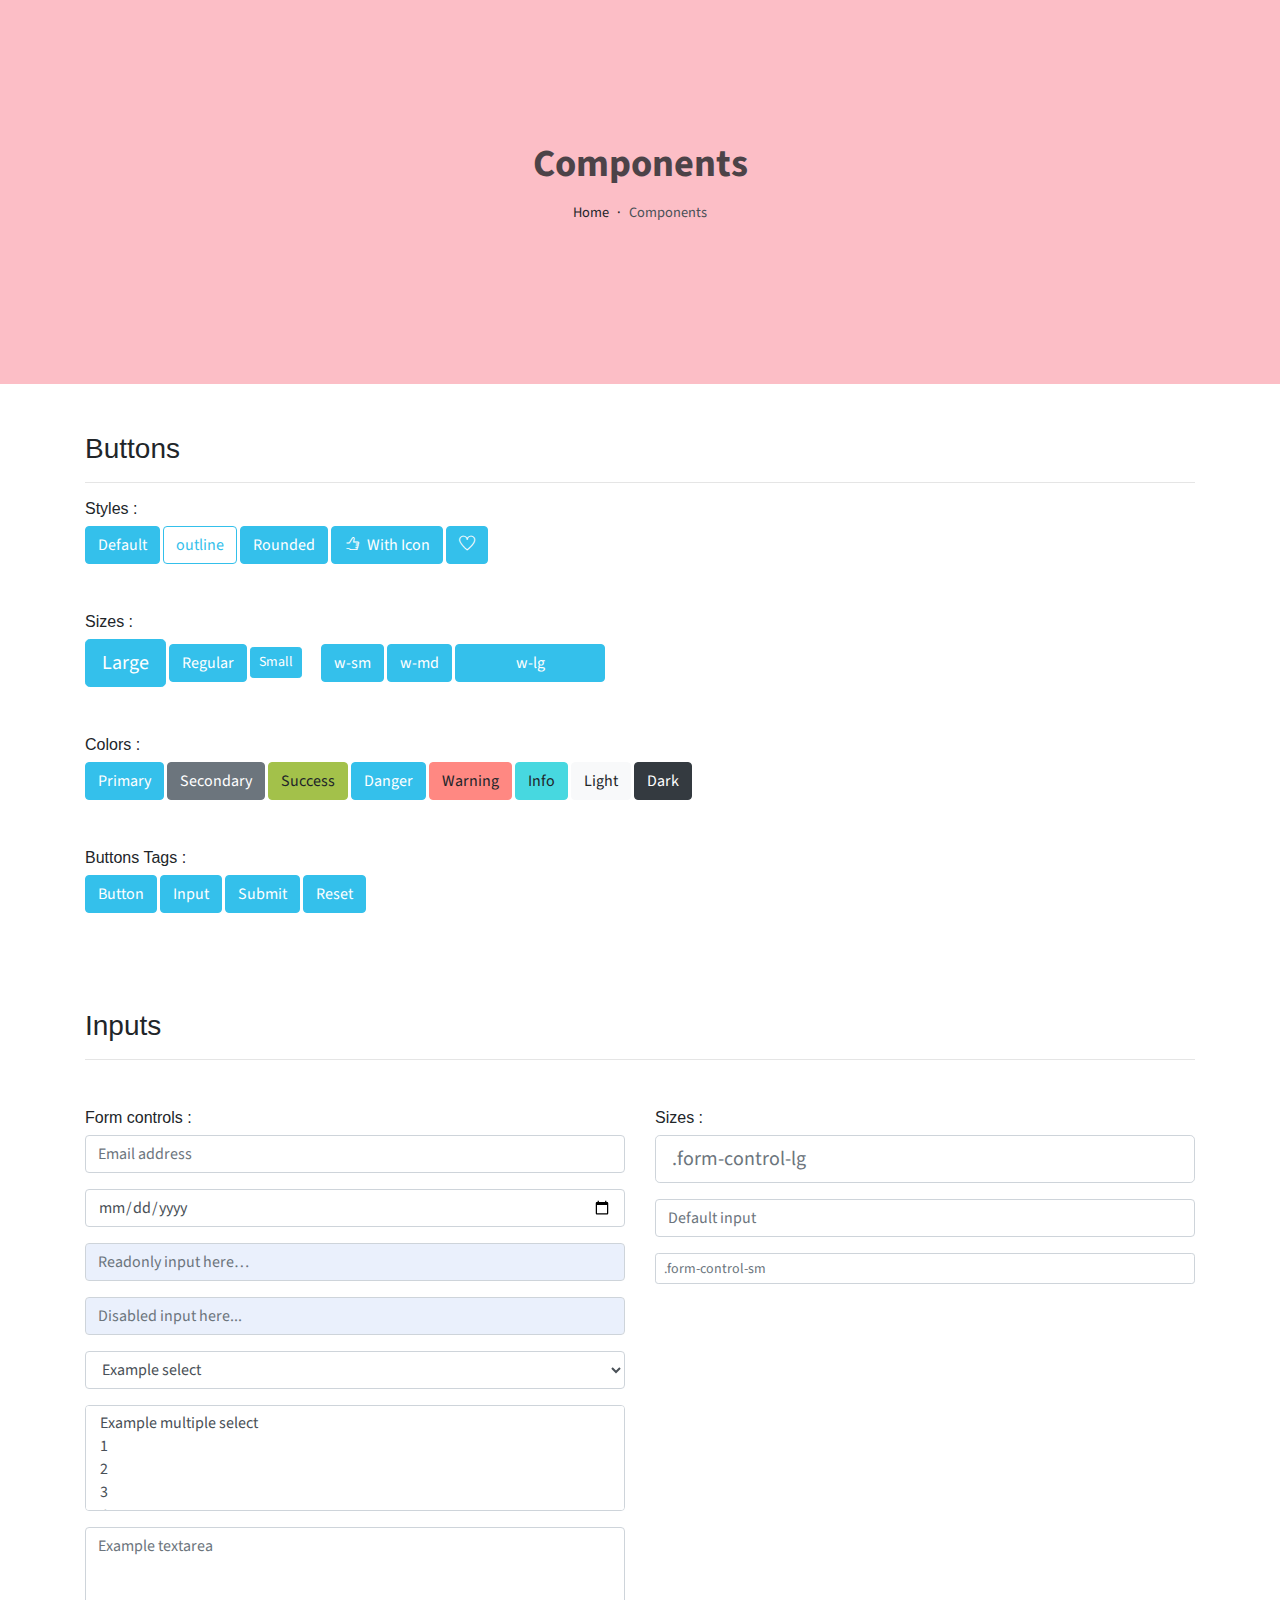
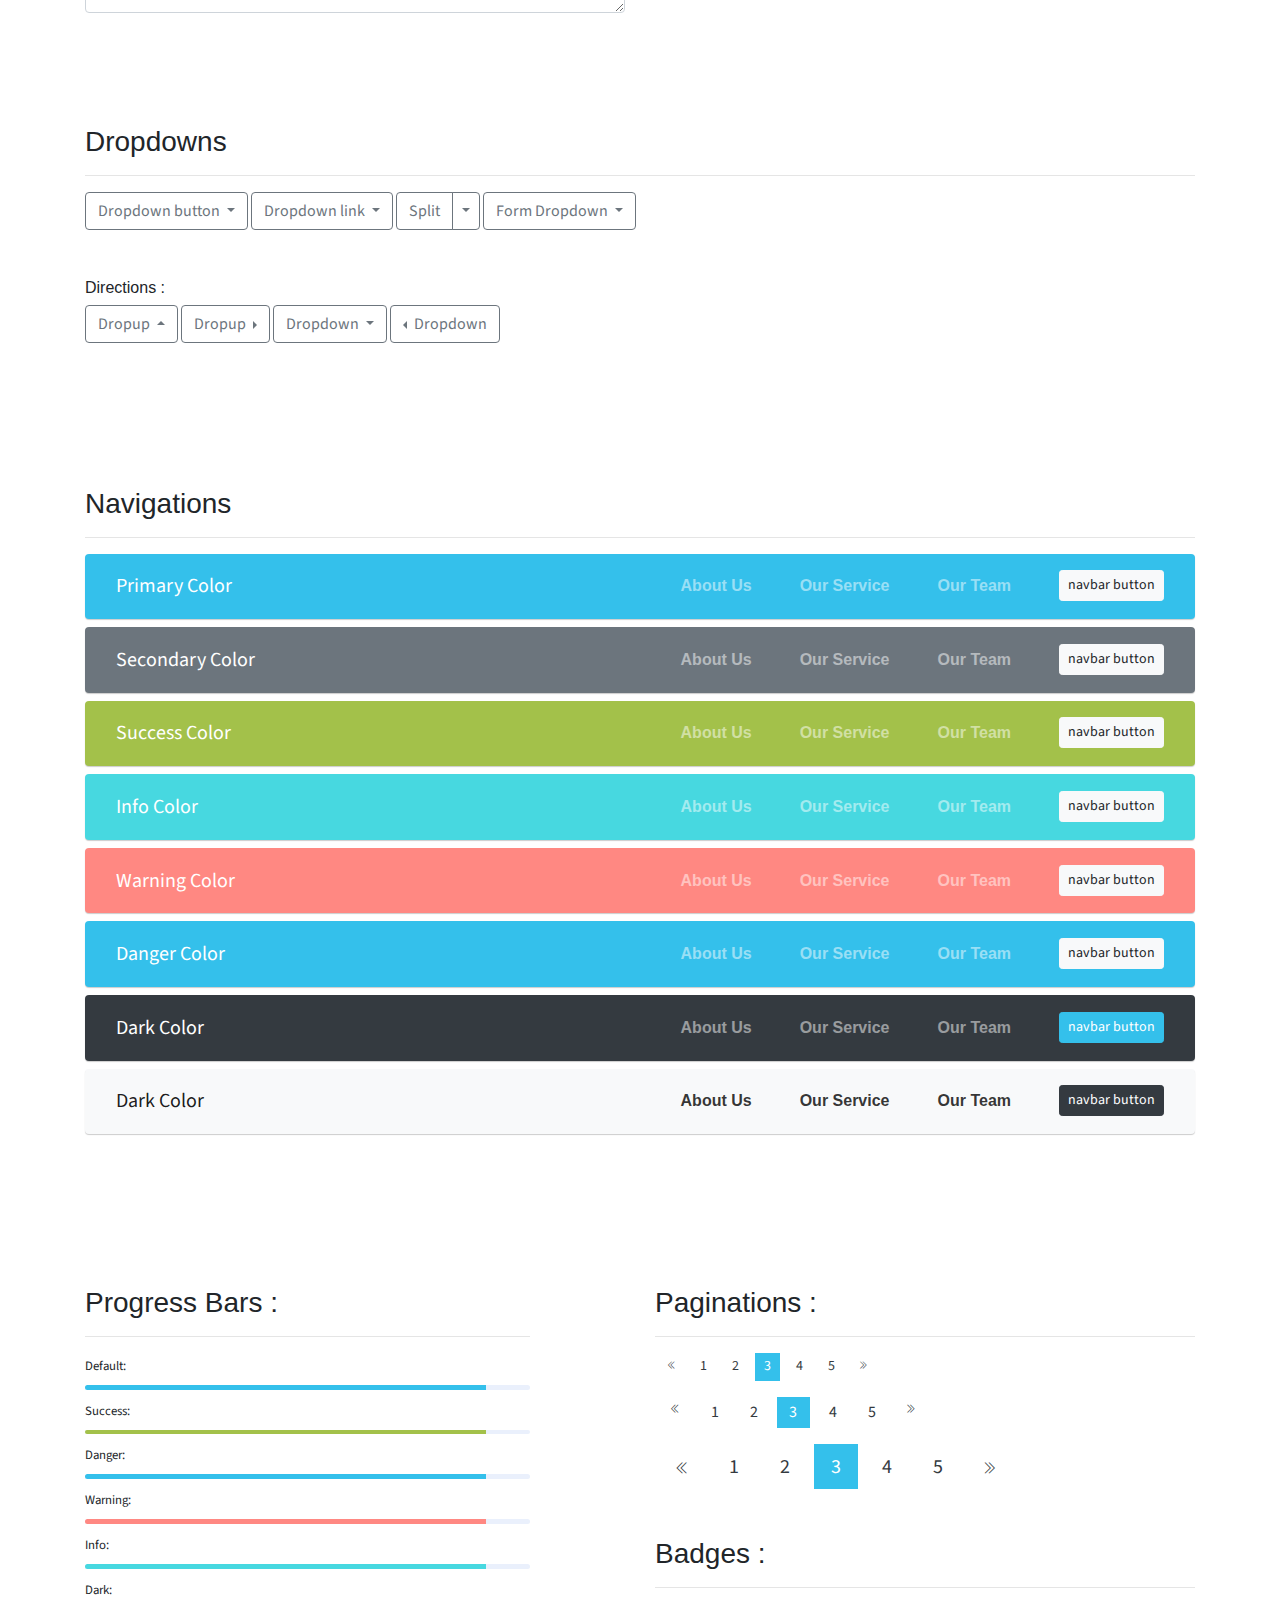
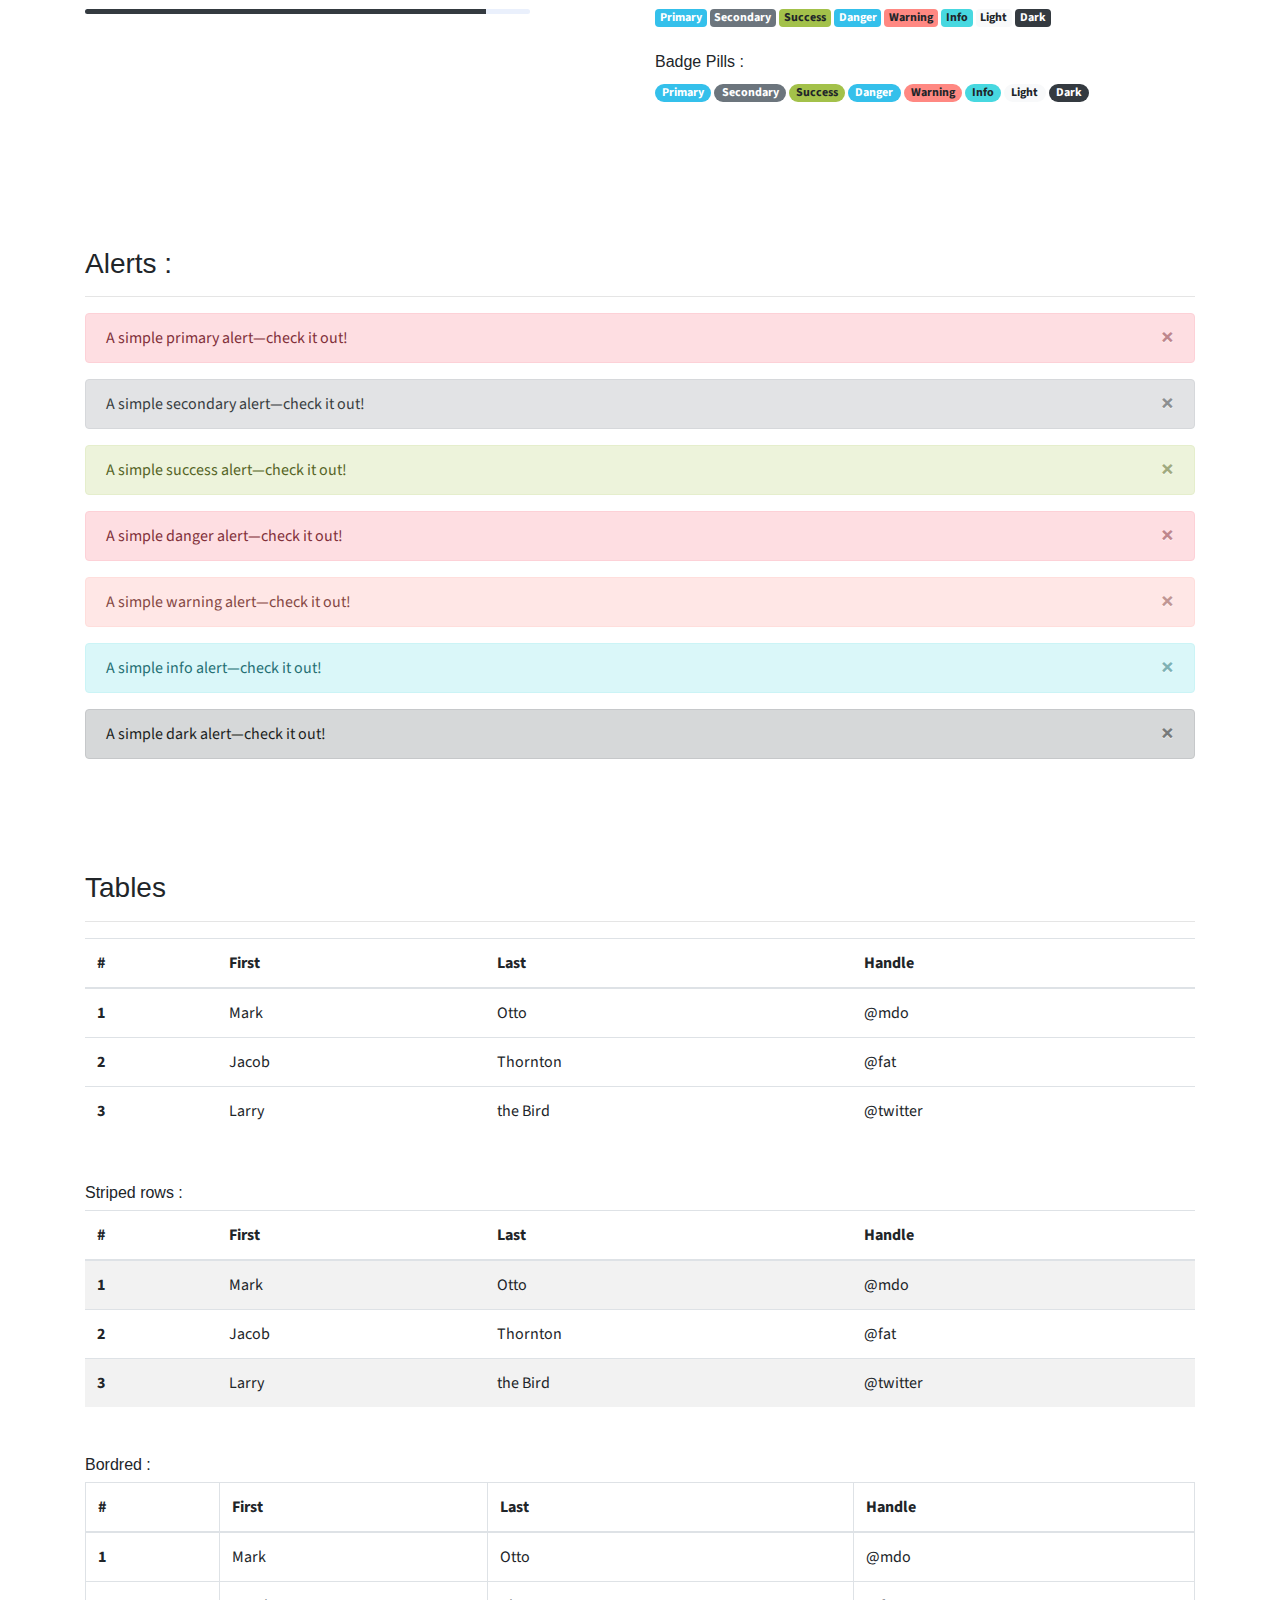
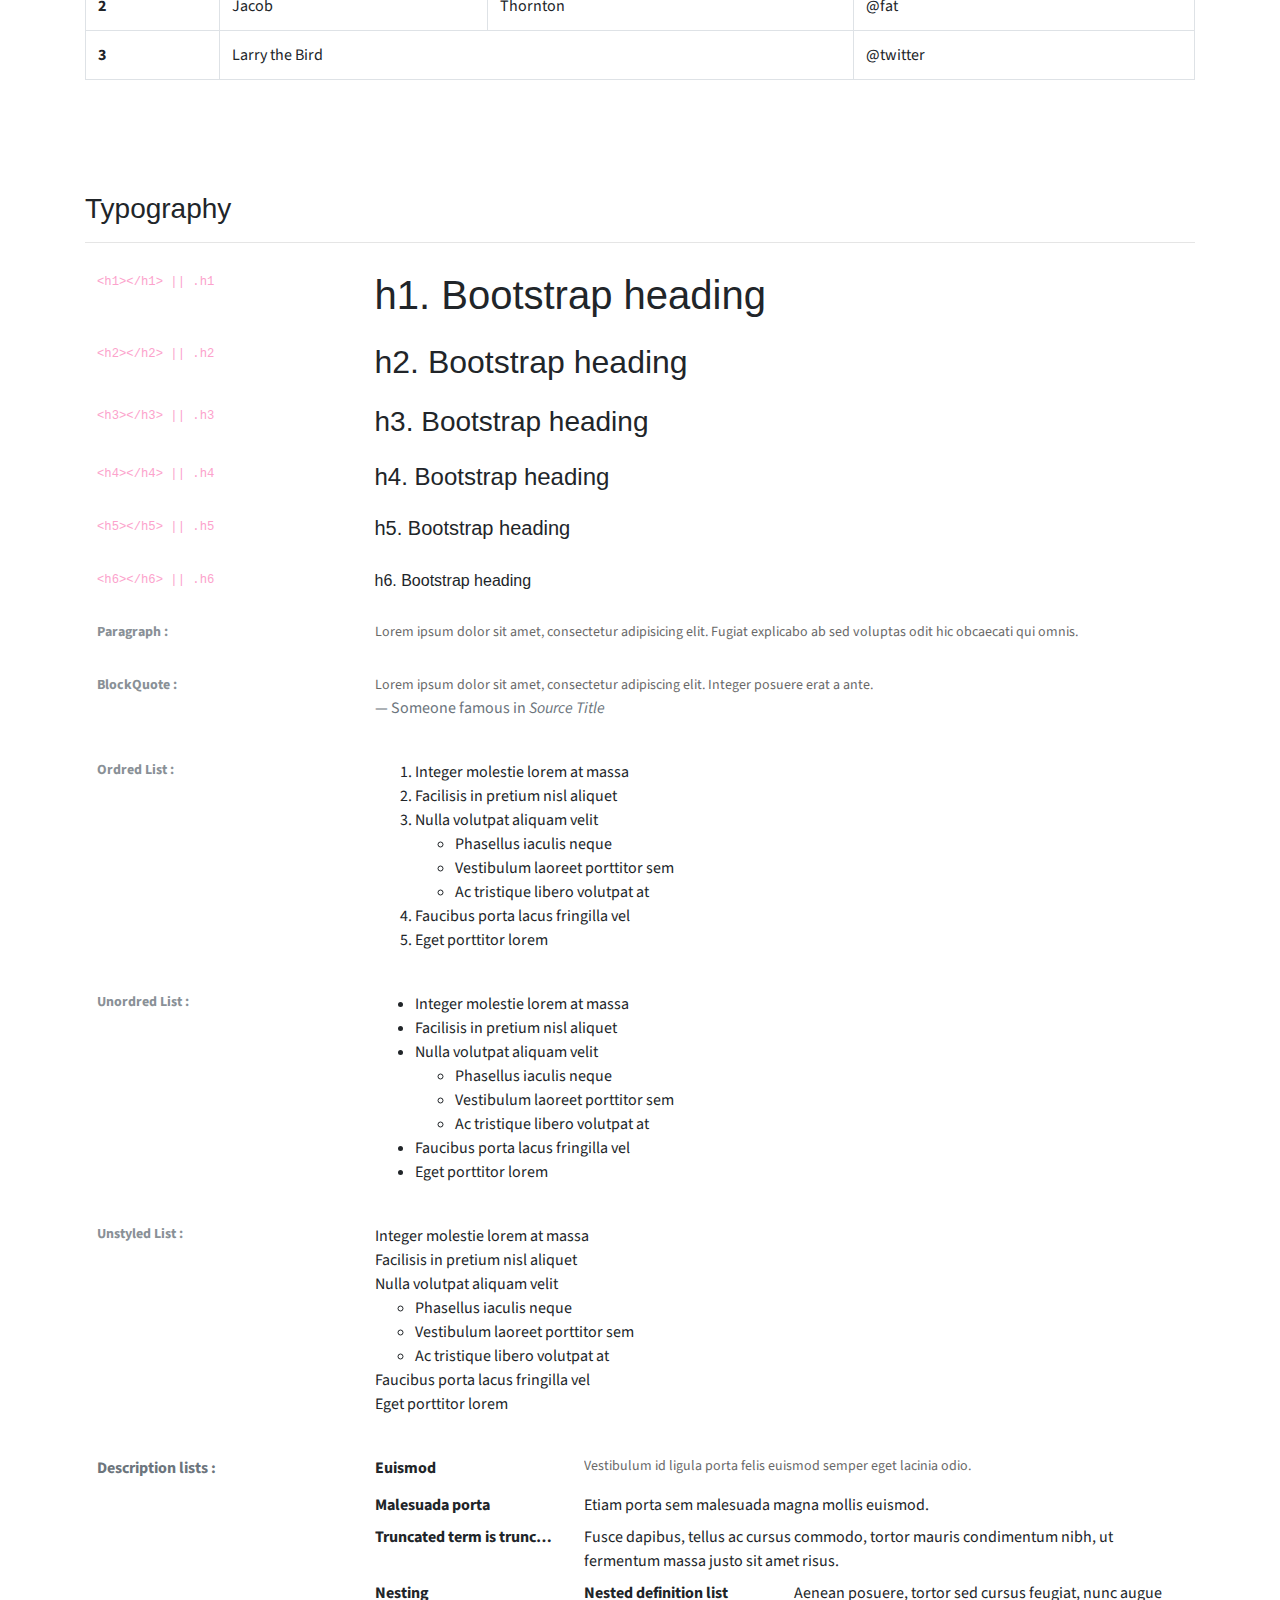
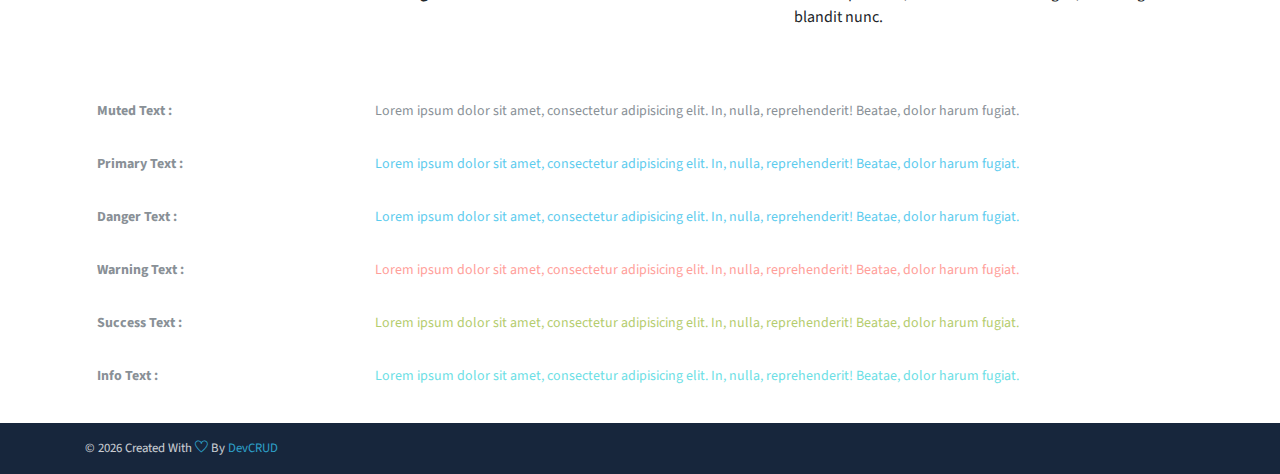
<file: components.html>
<!DOCTYPE html>
<html lang="en">
<head>
   <meta charset="utf-8">
   <meta name="viewport" content="width=device-width, initial-scale=1, shrink-to-fit=no">
   <meta name="description" content="Start your development with JohnDoe landing page.">
   <meta name="author" content="Devcrud">
   <title>JohnDoe Landing page | Components</title>
   <link rel="icon" href="assets/imgs/favicon.png" type="image/png">
   <!-- font icons -->
   <link rel="stylesheet" href="assets/vendors/themify-icons/css/themify-icons.css">
   <!-- Bootstrap + Steller  -->
   <link rel="stylesheet" href="assets/css/johndoe.css">
</head>
<body>

   <!-- Page Header -->
   <header class="header header-mini"> 
      <div class="header-title">Components</div> 
      <nav aria-label="breadcrumb">
         <ol class="breadcrumb">
            <li class="breadcrumb-item"><a href="/">Home</a></li>
            <li class="breadcrumb-item active" aria-current="page">Components</li>
         </ol>
      </nav>
   </header> <!-- End Of Page Header -->

   <!-- main content -->
   <div class="container">

      <!-- Buttons -->
      <h3 class="mt-5">Buttons</h3>
      <hr>
      <h6 class="section-secondary-title">Styles :</h6>
      <button class="btn btn-primary">Default</button>
      <button class="btn btn-outline-primary">outline</button>
      <button class="btn btn-primary rounded">Rounded</button>
      <button class="btn btn-primary rounded"><i class="ti-thumb-up pr-1"></i> With Icon</button>
      <button class="btn btn-primary circle"><i class="ti-heart"></i></button>

      <h6 class="section-secondary-title mt-5">Sizes :</h6>
      <button class="btn btn-primary btn-lg">Large</button>
      <button class="btn btn-primary ">Regular</button>
      <button class="btn btn-primary btn-sm">Small</button>
      <button class="btn btn-primary w-sm ml-3">w-sm</button>
      <button class="btn btn-primary w-md">w-md</button>
      <button class="btn btn-primary w-lg">w-lg</button>

      <h6 class="section-secondary-title mt-5">Colors :</h6>          
      <button type="button" class="btn btn-primary">Primary</button>
      <button type="button" class="btn btn-secondary">Secondary</button>
      <button type="button" class="btn btn-success">Success</button>
      <button type="button" class="btn btn-danger">Danger</button>
      <button type="button" class="btn btn-warning">Warning</button>
      <button type="button" class="btn btn-info">Info</button>
      <button type="button" class="btn btn-light">Light</button>
      <button type="button" class="btn btn-dark">Dark</button>

      <h6 class="section-secondary-title mt-5">Buttons Tags :</h6>
      <button class="btn btn-primary" type="submit">Button</button>
      <input class="btn btn-primary" type="button" value="Input">
      <input class="btn btn-primary" type="submit" value="Submit">
      <input class="btn btn-primary" type="reset" value="Reset">
      
      <!-- devider -->
      <div class="py-5"></div>

      <!-- Inputs -->
      <h3>Inputs</h3>
      <hr>
      <div class="row mt-5">
         <div class="col-md-6">
            <h6 class="section-secondary-title">Form controls :</h6>        
            <div class="form-group">
               <input type="email" class="form-control" id="exampleFormControlInput1" placeholder="Email address">
            </div>
            <div class="form-group">
               <input type="date" class="form-control" id="exampleFormControlInput1" placeholder="Date">
            </div>
            <div class="form-group">
               <input class="form-control" type="text" placeholder="Readonly input here…" readonly>
            </div>
            <div class="form-group">
               <input class="form-control" id="disabledInput" type="text" placeholder="Disabled input here..." disabled>
            </div>
            <div class="form-group">
               <select class="form-control" id="exampleFormControlSelect1">
                  <option>Example select</option>
                  <option>1</option>
                  <option>2</option>
                  <option>3</option>
                  <option>4</option>
                  <option>5</option>
               </select>
            </div>
            <div class="form-group">
               <select multiple class="form-control" id="exampleFormControlSelect2">
                  <option>Example multiple select</option>
                  <option>1</option>
                  <option>2</option>
                  <option>3</option>
                  <option>4</option>
                  <option>5</option>
               </select>
            </div>
            <div class="form-group">
               <textarea class="form-control" id="exampleFormControlTextarea1" rows="3" placeholder="Example textarea"></textarea>
            </div>
         </div>
         <div class="col-md-6">
            <h6 class="section-secondary-title">Sizes :</h6>    
            <div class="form-group">
               <input class="form-control form-control-lg" type="text" placeholder=".form-control-lg">             
            </div>
            <div class="form-group">
               <input class="form-control" type="text" placeholder="Default input">
            </div>
            <div class="form-group">
               <input class="form-control form-control-sm" type="text" placeholder=".form-control-sm"> 
            </div>
         </div>
      </div> <!-- end of inputs -->   

      <!-- devider -->
      <div class="py-5"></div>             

      <!-- Dropdowns -->
      <h3 class="components-section-title font-weight-normal">Dropdowns</h3>
      <hr>
      <div class="dropdown d-inline-block">
         <button class="btn btn-outline-secondary dropdown-toggle" type="button" id="dropdownMenuButton" data-toggle="dropdown" aria-haspopup="true" aria-expanded="false">
         Dropdown button
         </button>
         <div class="dropdown-menu" aria-labelledby="dropdownMenuButton">
         <a class="dropdown-item" href="#">Action</a>
         <a class="dropdown-item" href="#">Another action</a>
         <a class="dropdown-item" href="#">Something else here</a>
         </div>
      </div>
      <div class="dropdown d-inline-block">
         <a class="btn btn-outline-secondary dropdown-toggle" href="#" role="button" id="dropdownMenuLink" data-toggle="dropdown" aria-haspopup="true" aria-expanded="false">
            Dropdown link
         </a>
         <div class="dropdown-menu" aria-labelledby="dropdownMenuLink">
            <a class="dropdown-item" href="#">Action</a>
            <a class="dropdown-item" href="#">Another action</a>
            <a class="dropdown-item" href="#">Something else here</a>
         </div>
      </div>
      <div class="btn-group">
         <button type="button" class="btn btn-outline-secondary">Split</button>
         <button type="button" class="btn btn-outline-secondary dropdown-toggle dropdown-toggle-split" data-toggle="dropdown" aria-haspopup="true" aria-expanded="false">
         <span class="sr-only">Toggle Dropdown</span>
         </button>
         <div class="dropdown-menu">
            <a class="dropdown-item" href="#">Action</a>
            <a class="dropdown-item" href="#">Another action</a>
            <a class="dropdown-item" href="#">Something else here</a>
            <div class="dropdown-divider"></div>
            <a class="dropdown-item" href="#">Separated link</a>
         </div>
      </div>
      <div class="btn-group">
         <button class="btn btn-outline-secondary dropdown-toggle" type="button" id="dropdownMenuButton" data-toggle="dropdown" aria-haspopup="true" aria-expanded="false">
            Form Dropdown
         </button>
         <div class="dropdown-menu form">
            <form class="px-4 py-3">
               <div class="form-group">
                  <input type="email" class="form-control" id="exampleDropdownFormEmail1" placeholder="email@example.com">
               </div>
               <div class="form-group">
                  <input type="password" class="form-control" id="exampleDropdownFormPassword1" placeholder="Password">
               </div>
               <div class="form-check mb-3">
                  <input type="checkbox" class="form-check-input" id="dropdownCheck">
                  <label class="form-check-label" for="dropdownCheck">
                     Remember me
                  </label>
               </div>
               <button type="submit" class="btn btn-primary btn-block">Sign in</button>
            </form>
            <div class="dropdown-divider"></div>
            <a class="dropdown-item" href="#"><small>New around here? Sign up</small></a>
            <a class="dropdown-item" href="#"><small>Forgot password?</small></a>
         </div>
      </div>       
      <h6 class="section-secondary-title mt-5">Directions :</h6>  
      <div class="btn-group dropup">
         <button type="button" class="btn btn-outline-secondary dropdown-toggle" data-toggle="dropdown" aria-haspopup="true" aria-expanded="false">
            Dropup
         </button>
         <div class="dropdown-menu">
            <a class="dropdown-item" href="#">Action</a>
            <a class="dropdown-item" href="#">Another action</a>
            <a class="dropdown-item" href="#">Something else here</a>
            <div class="dropdown-divider"></div>
            <a class="dropdown-item" href="#">Separated link</a>
         </div>
      </div>
      <div class="btn-group dropright">
         <button type="button" class="btn btn-outline-secondary dropdown-toggle" data-toggle="dropdown" aria-haspopup="true" aria-expanded="false">
            Dropup
         </button>
         <div class="dropdown-menu">
            <a class="dropdown-item" href="#">Action</a>
            <a class="dropdown-item" href="#">Another action</a>
            <a class="dropdown-item" href="#">Something else here</a>
            <div class="dropdown-divider"></div>
            <a class="dropdown-item" href="#">Separated link</a>
         </div>
      </div>
      <div class="btn-group">
         <button type="button" class="btn btn-outline-secondary dropdown-toggle" data-toggle="dropdown" aria-haspopup="true" aria-expanded="false">
            Dropdown
         </button>
         <div class="dropdown-menu">
            <a class="dropdown-item" href="#">Action</a>
            <a class="dropdown-item" href="#">Another action</a>
            <a class="dropdown-item" href="#">Something else here</a>
            <div class="dropdown-divider"></div>
            <a class="dropdown-item" href="#">Separated link</a>
         </div>
      </div>
      <div class="btn-group dropleft">
         <button type="button" class="btn btn-outline-secondary dropdown-toggle" data-toggle="dropdown" aria-haspopup="true" aria-expanded="false">
            Dropdown
         </button>
         <div class="dropdown-menu">
            <a class="dropdown-item" href="#">Action</a>
            <a class="dropdown-item" href="#">Another action</a>
            <a class="dropdown-item" href="#">Something else here</a>
            <div class="dropdown-divider"></div>
            <a class="dropdown-item" href="#">Separated link</a>
         </div>
      </div> <!-- end of Dropdowns -->  

      <!-- devider -->
      <div class="py-5"></div>   

      <!-- navbars -->
      <h3 class="components-section-title font-weight-normal mt-5">Navigations</h3>
      <hr>
      <nav class="navbar navbar-expand-sm navbar-dark bg-primary rounded shadow mb-3">
         <div class="container">
            <a class="navbar-brand" href="#">Primary Color</a>
            <button class="navbar-toggler ml-auto" type="button" data-toggle="collapse" data-target="#navbarSupportedContent" aria-controls="navbarSupportedContent" aria-expanded="false" aria-label="Toggle navigation">
            <span class="navbar-toggler-icon"></span>
            </button>
            <div class="collapse navbar-collapse" id="navbarSupportedContent">
               <ul class="navbar-nav ml-auto"> 
                  <li class="nav-item">
                     <a class="nav-link" href="#about">About Us</a>
                  </li>
                  <li class="nav-item">
                     <a class="nav-link" href="#service">Our Service</a>
                  </li>
                  <li class="nav-item">
                     <a class="nav-link" href="#team">Our Team</a>
                  </li>
                  <li class="nav-item">
                     <a href="#book-table" class="ml-4 mt-1 btn btn-light btn-sm">navbar button</a>
                  </li>
               </ul>                       
            </div>
         </div>
      </nav>
      <nav class="navbar navbar-expand-sm navbar-dark bg-secondary rounded shadow mb-3">
         <div class="container">
            <a class="navbar-brand" href="#">Secondary Color</a>
            <button class="navbar-toggler ml-auto" type="button" data-toggle="collapse" data-target="#navbarSupportedContent" aria-controls="navbarSupportedContent" aria-expanded="false" aria-label="Toggle navigation">
            <span class="navbar-toggler-icon"></span>
            </button>
            <div class="collapse navbar-collapse" id="navbarSupportedContent">
               <ul class="navbar-nav ml-auto"> 
                  <li class="nav-item">
                     <a class="nav-link" href="#about">About Us</a>
                  </li>
                  <li class="nav-item">
                     <a class="nav-link" href="#service">Our Service</a>
                  </li>
                  <li class="nav-item">
                     <a class="nav-link" href="#team">Our Team</a>
                  </li>
                  <li class="nav-item">
                     <a href="#book-table" class="ml-4 mt-1 btn btn-light btn-sm">navbar button</a>
                  </li>
               </ul>                       
            </div>
         </div>
      </nav>
      <nav class="navbar navbar-expand-sm navbar-dark bg-success rounded shadow mb-3">
         <div class="container">
            <a class="navbar-brand" href="#">Success Color</a>
            <button class="navbar-toggler ml-auto" type="button" data-toggle="collapse" data-target="#navbarSupportedContent" aria-controls="navbarSupportedContent" aria-expanded="false" aria-label="Toggle navigation">
            <span class="navbar-toggler-icon"></span>
            </button>
            <div class="collapse navbar-collapse" id="navbarSupportedContent">
               <ul class="navbar-nav ml-auto"> 
                  <li class="nav-item">
                     <a class="nav-link" href="#about">About Us</a>
                  </li>
                  <li class="nav-item">
                     <a class="nav-link" href="#service">Our Service</a>
                  </li>
                  <li class="nav-item">
                     <a class="nav-link" href="#team">Our Team</a>
                  </li>
                  <li class="nav-item">
                     <a href="#book-table" class="ml-4 mt-1 btn btn-light btn-sm">navbar button</a>
                  </li>
               </ul>                       
            </div>
         </div>
      </nav>
      <nav class="navbar navbar-expand-sm navbar-dark bg-info rounded shadow mb-3">
         <div class="container">
            <a class="navbar-brand" href="#">Info Color</a>
            <button class="navbar-toggler ml-auto" type="button" data-toggle="collapse" data-target="#navbarSupportedContent" aria-controls="navbarSupportedContent" aria-expanded="false" aria-label="Toggle navigation">
            <span class="navbar-toggler-icon"></span>
            </button>
            <div class="collapse navbar-collapse" id="navbarSupportedContent">
               <ul class="navbar-nav ml-auto"> 
                  <li class="nav-item">
                     <a class="nav-link" href="#about">About Us</a>
                  </li>
                  <li class="nav-item">
                     <a class="nav-link" href="#service">Our Service</a>
                  </li>
                  <li class="nav-item">
                     <a class="nav-link" href="#team">Our Team</a>
                  </li>
                  <li class="nav-item">
                     <a href="#book-table" class="ml-4 mt-1 btn btn-light btn-sm">navbar button</a>
                  </li>
               </ul>                       
            </div>
         </div>
      </nav>
      <nav class="navbar navbar-expand-sm navbar-dark bg-warning rounded shadow mb-3">
         <div class="container">
            <a class="navbar-brand" href="#">Warning Color</a>
            <button class="navbar-toggler ml-auto" type="button" data-toggle="collapse" data-target="#navbarSupportedContent" aria-controls="navbarSupportedContent" aria-expanded="false" aria-label="Toggle navigation">
            <span class="navbar-toggler-icon"></span>
            </button>
            <div class="collapse navbar-collapse" id="navbarSupportedContent">
               <ul class="navbar-nav ml-auto"> 
                  <li class="nav-item">
                     <a class="nav-link" href="#about">About Us</a>
                  </li>
                  <li class="nav-item">
                     <a class="nav-link" href="#service">Our Service</a>
                  </li>
                  <li class="nav-item">
                     <a class="nav-link" href="#team">Our Team</a>
                  </li>
                  <li class="nav-item">
                     <a href="#book-table" class="ml-4 mt-1 btn btn-light btn-sm">navbar button</a>
                  </li>
               </ul>                       
            </div>
         </div>
      </nav>
      <nav class="navbar navbar-expand-sm navbar-dark bg-danger rounded shadow mb-3">
         <div class="container">
            <a class="navbar-brand" href="#">Danger Color</a>
            <button class="navbar-toggler ml-auto" type="button" data-toggle="collapse" data-target="#navbarSupportedContent" aria-controls="navbarSupportedContent" aria-expanded="false" aria-label="Toggle navigation">
            <span class="navbar-toggler-icon"></span>
            </button>
            <div class="collapse navbar-collapse" id="navbarSupportedContent">
               <ul class="navbar-nav ml-auto"> 
                  <li class="nav-item">
                     <a class="nav-link" href="#about">About Us</a>
                  </li>
                  <li class="nav-item">
                     <a class="nav-link" href="#service">Our Service</a>
                  </li>
                  <li class="nav-item">
                     <a class="nav-link" href="#team">Our Team</a>
                  </li>
                  <li class="nav-item">
                     <a href="#book-table" class="ml-4 mt-1 btn btn-light btn-sm">navbar button</a>
                  </li>
               </ul>                       
            </div>
         </div>
      </nav>
      <nav class="navbar navbar-expand-sm navbar-dark bg-dark rounded shadow mb-3">
         <div class="container">
            <a class="navbar-brand" href="#">Dark Color</a>
            <button class="navbar-toggler ml-auto" type="button" data-toggle="collapse" data-target="#navbarSupportedContent" aria-controls="navbarSupportedContent" aria-expanded="false" aria-label="Toggle navigation">
            <span class="navbar-toggler-icon"></span>
            </button>
            <div class="collapse navbar-collapse" id="navbarSupportedContent">
               <ul class="navbar-nav ml-auto"> 
                  <li class="nav-item">
                     <a class="nav-link" href="#about">About Us</a>
                  </li>
                  <li class="nav-item">
                     <a class="nav-link" href="#service">Our Service</a>
                  </li>
                  <li class="nav-item">
                     <a class="nav-link" href="#team">Our Team</a>
                  </li>
                  <li class="nav-item">
                     <a href="#book-table" class="ml-4 mt-1 btn btn-primary btn-sm">navbar button</a>
                  </li>
               </ul>                       
            </div>
         </div>
      </nav>
      <nav class="navbar navbar-expand-sm navbar-light bg-light rounded shadow mb-3">
         <div class="container">
            <a class="navbar-brand" href="#">Dark Color</a>
            <button class="navbar-toggler ml-auto" type="button" data-toggle="collapse" data-target="#navbarSupportedContent" aria-controls="navbarSupportedContent" aria-expanded="false" aria-label="Toggle navigation">
            <span class="navbar-toggler-icon"></span>
            </button>
            <div class="collapse navbar-collapse" id="navbarSupportedContent">
               <ul class="navbar-nav ml-auto"> 
                  <li class="nav-item">
                     <a class="nav-link" href="#about">About Us</a>
                  </li>
                  <li class="nav-item">
                     <a class="nav-link" href="#service">Our Service</a>
                  </li>
                  <li class="nav-item">
                     <a class="nav-link" href="#team">Our Team</a>
                  </li>
                  <li class="nav-item">
                     <a href="#book-table" class="ml-4 mt-1 btn btn-dark btn-sm">navbar button</a>
                  </li>
               </ul>                       
            </div>
         </div>
      </nav>
      <!-- End of navbars -->

      <!-- devider -->
      <div class="py-5"></div>   
      
      <!-- progress bars -->
      <div class="row justify-content-between">
         <div class="col-md-5">
            <h3 class="components-section-title font-weight-normal mt-5">Progress Bars :</h3>
            <hr>
            <small>Default: </small>
            <div class="progress mt-2 mb-3">
               <div class="progress-bar" role="progressbar" style="width: 90%" aria-valuenow="25" aria-valuemin="0" aria-valuemax="100"></div>
            </div>
            <small>Success:</small>
            <div class="progress mt-2 mb-3">
               <div class="progress-bar bg-success" role="progressbar" style="width: 90%" aria-valuenow="25" aria-valuemin="0" aria-valuemax="100"></div>
            </div>
            <small>Danger:</small>
            <div class="progress mt-2 mb-3">
               <div class="progress-bar bg-danger" role="progressbar" style="width: 90%" aria-valuenow="25" aria-valuemin="0" aria-valuemax="100"></div>
            </div>
            <small>Warning:</small>
            <div class="progress mt-2 mb-3">
               <div class="progress-bar bg-warning" role="progressbar" style="width: 90%" aria-valuenow="25" aria-valuemin="0" aria-valuemax="100"></div>
            </div>
            <small>Info:</small>
            <div class="progress mt-2 mb-3">
               <div class="progress-bar bg-info" role="progressbar" style="width: 90%" aria-valuenow="25" aria-valuemin="0" aria-valuemax="100"></div>
            </div>
            <small>Dark:</small>
            <div class="progress mt-2 mb-3">
               <div class="progress-bar bg-dark" role="progressbar" style="width: 90%" aria-valuenow="25" aria-valuemin="0" aria-valuemax="100"></div>
            </div>
         </div>
         <div class="col-md-6">
            <h3 class="components-section-title font-weight-normal mt-5">Paginations :</h3>
            <hr>
            <nav aria-label="Page navigation example">
               <ul class="pagination pagination-sm">
                  <li class="page-item"><a class="page-link" href="#"><i class="ti-angle-double-left"></i></a></li>
                  <li class="page-item"><a class="page-link" href="#">1</a></li>
                  <li class="page-item"><a class="page-link" href="#">2</a></li>
                  <li class="page-item active"><a class="page-link" href="#">3</a></li>
                  <li class="page-item"><a class="page-link" href="#">4</a></li>
                  <li class="page-item"><a class="page-link" href="#">5</a></li>
                  <li class="page-item"><a class="page-link" href="#"><i class="ti-angle-double-right"></i></a></li>
               </ul>
            </nav>
            <nav aria-label="Page navigation example">
               <ul class="pagination">
               <li class="page-item"><a class="page-link" href="#"><i class="ti-angle-double-left"></i></a></li>
                  <li class="page-item"><a class="page-link" href="#">1</a></li>
                  <li class="page-item"><a class="page-link" href="#">2</a></li>
                  <li class="page-item active"><a class="page-link" href="#">3</a></li>
                  <li class="page-item"><a class="page-link" href="#">4</a></li>
                  <li class="page-item"><a class="page-link" href="#">5</a></li>
                  <li class="page-item"><a class="page-link" href="#"><i class="ti-angle-double-right"></i></a></li>
               </ul>
            </nav>
            <nav aria-label="Page navigation example">
               <ul class="pagination pagination-lg">
                  <li class="page-item"><a class="page-link" href="#"><i class="ti-angle-double-left"></i></a></li>
                  <li class="page-item"><a class="page-link" href="#">1</a></li>
                  <li class="page-item"><a class="page-link" href="#">2</a></li>
                  <li class="page-item active"><a class="page-link" href="#">3</a></li>
                  <li class="page-item"><a class="page-link" href="#">4</a></li>
                  <li class="page-item"><a class="page-link" href="#">5</a></li>
                  <li class="page-item"><a class="page-link" href="#"><i class="ti-angle-double-right"></i></a></li>
               </ul>
            </nav>

            <!-- Badges -->
            <h3 class="components-section-title font-weight-normal mt-5">Badges :</h3>
            <hr>
            <span class="badge badge-primary">Primary</span>
            <span class="badge badge-secondary">Secondary</span>
            <span class="badge badge-success">Success</span>
            <span class="badge badge-danger">Danger</span>
            <span class="badge badge-warning">Warning</span>
            <span class="badge badge-info">Info</span>
            <span class="badge badge-light">Light</span>
            <span class="badge badge-dark">Dark</span>
            <h6 class="section-secondary-title mt-4 mb-2">Badge Pills :</h6>
            <span class="badge badge-pill badge-primary">Primary</span>
            <span class="badge badge-pill badge-secondary">Secondary</span>
            <span class="badge badge-pill badge-success">Success</span>
            <span class="badge badge-pill badge-danger">Danger</span>
            <span class="badge badge-pill badge-warning">Warning</span>
            <span class="badge badge-pill badge-info">Info</span>
            <span class="badge badge-pill badge-light">Light</span>
            <span class="badge badge-pill badge-dark">Dark</span>
         </div>
      </div> <!-- End of Progress bars -->

      <!-- devider -->
      <div class="py-5"></div>  

      <!-- Alerts -->
      <h3 class="components-section-title font-weight-normal mt-5">Alerts :</h3>
      <hr>
      <div class="alert alert-primary alert-dismissible fade show" role="alert">
         A simple primary alert—check it out!
         <button type="button" class="close" data-dismiss="alert" aria-label="Close">
            <span aria-hidden="true">&times;</span>
         </button>
      </div>
      <div class="alert alert-secondary alert-dismissible fade show" role="alert">
         A simple secondary alert—check it out!
         <button type="button" class="close" data-dismiss="alert" aria-label="Close">
            <span aria-hidden="true">&times;</span>
         </button>
      </div>
      <div class="alert alert-success alert-dismissible fade show" role="alert">
         A simple success alert—check it out!
         <button type="button" class="close" data-dismiss="alert" aria-label="Close">
            <span aria-hidden="true">&times;</span>
         </button>
      </div>
      <div class="alert alert-danger alert-dismissible fade show" role="alert">
         A simple danger alert—check it out!
         <button type="button" class="close" data-dismiss="alert" aria-label="Close">
            <span aria-hidden="true">&times;</span>
         </button>
      </div>
      <div class="alert alert-warning alert-dismissible fade show" role="alert">
         A simple warning alert—check it out!
         <button type="button" class="close" data-dismiss="alert" aria-label="Close">
            <span aria-hidden="true">&times;</span>
         </button>
      </div>
      <div class="alert alert-info alert-dismissible fade show" role="alert">
         A simple info alert—check it out!
         <button type="button" class="close" data-dismiss="alert" aria-label="Close">
            <span aria-hidden="true">&times;</span>
         </button>
      </div>
      <div class="alert alert-dark alert-dismissible fade show" role="alert">
         A simple dark alert—check it out!
         <button type="button" class="close" data-dismiss="alert" aria-label="Close">
            <span aria-hidden="true">&times;</span>
         </button>
      </div>
      <!-- end of alerts -->

      <!-- devider -->
      <div class="py-5"></div> 
   
      <!-- tables -->
      <h3 class="components-section-title">Tables</h3>
      <hr>
      <table class="table">
         <thead>
            <tr>
               <th scope="col">#</th>
               <th scope="col">First</th>
               <th scope="col">Last</th>
               <th scope="col">Handle</th>
            </tr>
         </thead>
         <tbody>
            <tr>
               <th scope="row">1</th>
               <td>Mark</td>
               <td>Otto</td>
               <td>@mdo</td>
            </tr>
            <tr>
               <th scope="row">2</th>
               <td>Jacob</td>
               <td>Thornton</td>
               <td>@fat</td>
            </tr>
            <tr>
               <th scope="row">3</th>
               <td>Larry</td>
               <td>the Bird</td>
               <td>@twitter</td>
            </tr>
         </tbody>
      </table>

      <h6 class="section-secondary-title mt-5">Striped rows :</h6>
      <table class="table table-striped">
         <thead>
            <tr>
               <th scope="col">#</th>
               <th scope="col">First</th>
               <th scope="col">Last</th>
               <th scope="col">Handle</th>
            </tr>
         </thead>
         <tbody>
            <tr>
               <th scope="row">1</th>
               <td>Mark</td>
               <td>Otto</td>
               <td>@mdo</td>
            </tr>
            <tr>
               <th scope="row">2</th>
               <td>Jacob</td>
               <td>Thornton</td>
               <td>@fat</td>
            </tr>
            <tr>
               <th scope="row">3</th>
               <td>Larry</td>
               <td>the Bird</td>
               <td>@twitter</td>
            </tr>
         </tbody>
      </table>

      <h6 class="section-secondary-title mt-5">Bordred :</h6>
      <table class="table table-bordered">
         <thead>
            <tr>
               <th scope="col">#</th>
               <th scope="col">First</th>
               <th scope="col">Last</th>
               <th scope="col">Handle</th>
            </tr>
         </thead>
         <tbody>
            <tr>
               <th scope="row">1</th>
               <td>Mark</td>
               <td>Otto</td>
               <td>@mdo</td>
            </tr>
            <tr>
               <th scope="row">2</th>
               <td>Jacob</td>
               <td>Thornton</td>
               <td>@fat</td>
            </tr>
            <tr>
               <th scope="row">3</th>
               <td colspan="2">Larry the Bird</td>
               <td>@twitter</td>
            </tr>
         </tbody>
      </table>
      <!-- end of tables -->

      <!-- devider -->
      <div class="py-5"></div> 

      <!-- typography -->
      <h3 class="components-section-title">Typography</h3>
      <hr>
     
      <table class="table table-borderless v-align-center">
         <tbody>
            <tr>
               <td>
                  <p><code class="highlighter-rouge">&lt;h1&gt;&lt;/h1&gt; || .h1</code></p>
               </td>
               <td class="w-75"><span class="h1">h1. Bootstrap heading</span></td>
            </tr>
            <tr>
               <td>
                  <p><code class="highlighter-rouge">&lt;h2&gt;&lt;/h2&gt; || .h2</code></p>
               </td>
               <td><span class="h2">h2. Bootstrap heading</span></td>
            </tr>
            <tr>
               <td>
                  <p><code class="highlighter-rouge">&lt;h3&gt;&lt;/h3&gt; || .h3</code></p>
               </td>
               <td><span class="h3">h3. Bootstrap heading</span></td>
            </tr>
            <tr>
               <td>
                  <p><code class="highlighter-rouge">&lt;h4&gt;&lt;/h4&gt; || .h4</code></p>
               </td>
               <td><span class="h4">h4. Bootstrap heading</span></td>
            </tr>
            <tr>
               <td>
                  <p><code class="highlighter-rouge">&lt;h5&gt;&lt;/h5&gt; || .h5</code></p>
               </td>
               <td><span class="h5">h5. Bootstrap heading</span></td>
            </tr>
            <tr>
               <td>
                  <p><code class="highlighter-rouge">&lt;h6&gt;&lt;/h6&gt; || .h6</code></p>
               </td>
               <td><span class="h6">h6. Bootstrap heading</span></td>
            </tr>
            <tr>
               <td>
                  <p class="font-weight-bold text-muted">Paragraph :</p>
               </td>
               <td><p>Lorem ipsum dolor sit amet, consectetur adipisicing elit. Fugiat explicabo ab sed voluptas odit hic obcaecati qui omnis.</p></td>
            </tr>
            <tr>
               <td>
                  <p class="font-weight-bold text-muted">BlockQuote :</p>
               </td>
               <td>
                  <blockquote class="blockquote">
                     <p class="mb-0">Lorem ipsum dolor sit amet, consectetur adipiscing elit. Integer posuere erat a ante.</p>
                     <footer class="blockquote-footer">Someone famous in <cite title="Source Title">Source Title</cite></footer>
                  </blockquote>
               </td>
            </tr>

            
            <tr>
               <td><p class="font-weight-bold text-muted">Ordred List :</p></td>
               <td>
                  <ol>
                     <li>Integer molestie lorem at massa</li>
                     <li>Facilisis in pretium nisl aliquet</li>
                     <li>Nulla volutpat aliquam velit
                        <ul>
                           <li>Phasellus iaculis neque</li>
                           <li>Vestibulum laoreet porttitor sem</li>
                           <li>Ac tristique libero volutpat at</li>
                        </ul>
                     </li>
                     <li>Faucibus porta lacus fringilla vel</li>
                     <li>Eget porttitor lorem</li>
                  </ol>
               </td>
            </tr>
            <tr>
               <td><p class="font-weight-bold text-muted">Unordred List :</p></td>
               <td>
                  <ul >
                     <li>Integer molestie lorem at massa</li>
                     <li>Facilisis in pretium nisl aliquet</li>
                     <li>Nulla volutpat aliquam velit
                        <ul>
                           <li>Phasellus iaculis neque</li>
                           <li>Vestibulum laoreet porttitor sem</li>
                           <li>Ac tristique libero volutpat at</li>
                        </ul>
                     </li>
                     <li>Faucibus porta lacus fringilla vel</li>
                     <li>Eget porttitor lorem</li>
                  </ul>
               </td>
            </tr>
            <tr>
               <td><p class="font-weight-bold text-muted">Unstyled List :</p></td>
               <td>
                  <ul class="list-unstyled">
                     <li>Integer molestie lorem at massa</li>
                     <li>Facilisis in pretium nisl aliquet</li>
                     <li>Nulla volutpat aliquam velit
                        <ul>
                           <li>Phasellus iaculis neque</li>
                           <li>Vestibulum laoreet porttitor sem</li>
                           <li>Ac tristique libero volutpat at</li>
                        </ul>
                     </li>
                     <li>Faucibus porta lacus fringilla vel</li>
                     <li>Eget porttitor lorem</li>
                  </ul>
               </td>
            </tr>
            <tr>
               <td class="font-weight-bold text-muted">Description lists : </td>
               <td>
                  <dl class="row">
                     <dt class="col-sm-3">Euismod</dt>
                     <dd class="col-sm-9">
                        <p>Vestibulum id ligula porta felis euismod semper eget lacinia odio.</p>
                     </dd>

                     <dt class="col-sm-3">Malesuada porta</dt>
                     <dd class="col-sm-9">Etiam porta sem malesuada magna mollis euismod.</dd>

                     <dt class="col-sm-3 text-truncate">Truncated term is truncated</dt>
                     <dd class="col-sm-9">Fusce dapibus, tellus ac cursus commodo, tortor mauris condimentum nibh, ut fermentum massa justo sit amet risus.</dd>

                     <dt class="col-sm-3">Nesting</dt>
                     <dd class="col-sm-9">
                        <dl class="row">
                           <dt class="col-sm-4">Nested definition list</dt>
                           <dd class="col-sm-8">Aenean posuere, tortor sed cursus feugiat, nunc augue blandit nunc.</dd>
                        </dl>
                     </dd>
                  </dl>
               </td>
            </tr>
            <tr>
               <td>
                  <p class="font-weight-bold text-muted">Muted Text :</p>
               </td>
               <td>
                  <p class="text-muted">Lorem ipsum dolor sit amet, consectetur adipisicing elit. In, nulla, reprehenderit! Beatae, dolor harum fugiat.</p>
               </td>
            </tr>
            <tr>
               <td>
                  <p class="font-weight-bold text-muted">Primary Text :</p>
               </td>
               <td>
                  <p class="text-primary">Lorem ipsum dolor sit amet, consectetur adipisicing elit. In, nulla, reprehenderit! Beatae, dolor harum fugiat.</p>
               </td>
            </tr>
            <tr>
               <td>
                  <p class="font-weight-bold text-muted">Danger Text :</p>
               </td>
               <td>
                  <p class="text-danger">Lorem ipsum dolor sit amet, consectetur adipisicing elit. In, nulla, reprehenderit! Beatae, dolor harum fugiat.</p>
               </td>
            </tr>
            <tr>
               <td>
                  <p class="font-weight-bold text-muted">Warning Text :</p>
               </td>
               <td>
                  <p class="text-warning">Lorem ipsum dolor sit amet, consectetur adipisicing elit. In, nulla, reprehenderit! Beatae, dolor harum fugiat.</p>
               </td>
            </tr>
            <tr>
               <td>
                  <p class="font-weight-bold text-muted">Success Text :</p>
               </td>
               <td>
                  <p class="text-success">Lorem ipsum dolor sit amet, consectetur adipisicing elit. In, nulla, reprehenderit! Beatae, dolor harum fugiat.</p>
               </td>
            </tr>
            <tr>
               <td>
                  <p class="font-weight-bold text-muted">Info Text :</p>
               </td>
               <td>
                  <p class="text-info">Lorem ipsum dolor sit amet, consectetur adipisicing elit. In, nulla, reprehenderit! Beatae, dolor harum fugiat.</p>
               </td>
            </tr>
         </tbody>
      </table>
   </div>
   <!-- end of typography -->

   <!-- Page Footer -->
   <footer class="footer py-3">
        <div class="container">
            <p class="small mb-0 text-light">
                &copy; <script>document.write(new Date().getFullYear())</script> Created With <i class="ti-heart text-danger"></i> By <a href="http://devcrud.com" target="_blank"><span class="text-danger" title="Bootstrap 4 Themes and Dashboards">DevCRUD</span></a> 
            </p>
        </div>
    </footer>
   <!-- End of Page Footer -->  
   
   <!-- core  -->
   <script src="assets/vendors/jquery/jquery-3.4.1.js"></script>
   <script src="assets/vendors/bootstrap/bootstrap.bundle.js"></script>

</body>
</html>
</file>
<file: assets/vendors/themify-icons/css/themify-icons.css>
@font-face {
	font-family: 'themify';
	src:url("../fonts/themify.eot?-fvbane");
	src:url("../fonts/themify.eot?#iefix-fvbane") format("embedded-opentype"),
		url("../fonts/themify.woff?-fvbane") format("woff"),
		url("../fonts/themify.ttf?-fvbane") format("truetype"),
		url("../fonts/themify.svg?-fvbane#themify") format("svg");
	font-weight: normal;
	font-style: normal;
}

[class^="ti-"], [class*=" ti-"] {
	font-family: 'themify';
	speak: none;
	font-style: normal;
	font-weight: normal;
	font-variant: normal;
	text-transform: none;
	line-height: 1;

	/* Better Font Rendering =========== */
	-webkit-font-smoothing: antialiased;
	-moz-osx-font-smoothing: grayscale;
}

.ti-wand:before {
	content: "\e600";
}
.ti-volume:before {
	content: "\e601";
}
.ti-user:before {
	content: "\e602";
}
.ti-unlock:before {
	content: "\e603";
}
.ti-unlink:before {
	content: "\e604";
}
.ti-trash:before {
	content: "\e605";
}
.ti-thought:before {
	content: "\e606";
}
.ti-target:before {
	content: "\e607";
}
.ti-tag:before {
	content: "\e608";
}
.ti-tablet:before {
	content: "\e609";
}
.ti-star:before {
	content: "\e60a";
}
.ti-spray:before {
	content: "\e60b";
}
.ti-signal:before {
	content: "\e60c";
}
.ti-shopping-cart:before {
	content: "\e60d";
}
.ti-shopping-cart-full:before {
	content: "\e60e";
}
.ti-settings:before {
	content: "\e60f";
}
.ti-search:before {
	content: "\e610";
}
.ti-zoom-in:before {
	content: "\e611";
}
.ti-zoom-out:before {
	content: "\e612";
}
.ti-cut:before {
	content: "\e613";
}
.ti-ruler:before {
	content: "\e614";
}
.ti-ruler-pencil:before {
	content: "\e615";
}
.ti-ruler-alt:before {
	content: "\e616";
}
.ti-bookmark:before {
	content: "\e617";
}
.ti-bookmark-alt:before {
	content: "\e618";
}
.ti-reload:before {
	content: "\e619";
}
.ti-plus:before {
	content: "\e61a";
}
.ti-pin:before {
	content: "\e61b";
}
.ti-pencil:before {
	content: "\e61c";
}
.ti-pencil-alt:before {
	content: "\e61d";
}
.ti-paint-roller:before {
	content: "\e61e";
}
.ti-paint-bucket:before {
	content: "\e61f";
}
.ti-na:before {
	content: "\e620";
}
.ti-mobile:before {
	content: "\e621";
}
.ti-minus:before {
	content: "\e622";
}
.ti-medall:before {
	content: "\e623";
}
.ti-medall-alt:before {
	content: "\e624";
}
.ti-marker:before {
	content: "\e625";
}
.ti-marker-alt:before {
	content: "\e626";
}
.ti-arrow-up:before {
	content: "\e627";
}
.ti-arrow-right:before {
	content: "\e628";
}
.ti-arrow-left:before {
	content: "\e629";
}
.ti-arrow-down:before {
	content: "\e62a";
}
.ti-lock:before {
	content: "\e62b";
}
.ti-location-arrow:before {
	content: "\e62c";
}
.ti-link:before {
	content: "\e62d";
}
.ti-layout:before {
	content: "\e62e";
}
.ti-layers:before {
	content: "\e62f";
}
.ti-layers-alt:before {
	content: "\e630";
}
.ti-key:before {
	content: "\e631";
}
.ti-import:before {
	content: "\e632";
}
.ti-image:before {
	content: "\e633";
}
.ti-heart:before {
	content: "\e634";
}
.ti-heart-broken:before {
	content: "\e635";
}
.ti-hand-stop:before {
	content: "\e636";
}
.ti-hand-open:before {
	content: "\e637";
}
.ti-hand-drag:before {
	content: "\e638";
}
.ti-folder:before {
	content: "\e639";
}
.ti-flag:before {
	content: "\e63a";
}
.ti-flag-alt:before {
	content: "\e63b";
}
.ti-flag-alt-2:before {
	content: "\e63c";
}
.ti-eye:before {
	content: "\e63d";
}
.ti-export:before {
	content: "\e63e";
}
.ti-exchange-vertical:before {
	content: "\e63f";
}
.ti-desktop:before {
	content: "\e640";
}
.ti-cup:before {
	content: "\e641";
}
.ti-crown:before {
	content: "\e642";
}
.ti-comments:before {
	content: "\e643";
}
.ti-comment:before {
	content: "\e644";
}
.ti-comment-alt:before {
	content: "\e645";
}
.ti-close:before {
	content: "\e646";
}
.ti-clip:before {
	content: "\e647";
}
.ti-angle-up:before {
	content: "\e648";
}
.ti-angle-right:before {
	content: "\e649";
}
.ti-angle-left:before {
	content: "\e64a";
}
.ti-angle-down:before {
	content: "\e64b";
}
.ti-check:before {
	content: "\e64c";
}
.ti-check-box:before {
	content: "\e64d";
}
.ti-camera:before {
	content: "\e64e";
}
.ti-announcement:before {
	content: "\e64f";
}
.ti-brush:before {
	content: "\e650";
}
.ti-briefcase:before {
	content: "\e651";
}
.ti-bolt:before {
	content: "\e652";
}
.ti-bolt-alt:before {
	content: "\e653";
}
.ti-blackboard:before {
	content: "\e654";
}
.ti-bag:before {
	content: "\e655";
}
.ti-move:before {
	content: "\e656";
}
.ti-arrows-vertical:before {
	content: "\e657";
}
.ti-arrows-horizontal:before {
	content: "\e658";
}
.ti-fullscreen:before {
	content: "\e659";
}
.ti-arrow-top-right:before {
	content: "\e65a";
}
.ti-arrow-top-left:before {
	content: "\e65b";
}
.ti-arrow-circle-up:before {
	content: "\e65c";
}
.ti-arrow-circle-right:before {
	content: "\e65d";
}
.ti-arrow-circle-left:before {
	content: "\e65e";
}
.ti-arrow-circle-down:before {
	content: "\e65f";
}
.ti-angle-double-up:before {
	content: "\e660";
}
.ti-angle-double-right:before {
	content: "\e661";
}
.ti-angle-double-left:before {
	content: "\e662";
}
.ti-angle-double-down:before {
	content: "\e663";
}
.ti-zip:before {
	content: "\e664";
}
.ti-world:before {
	content: "\e665";
}
.ti-wheelchair:before {
	content: "\e666";
}
.ti-view-list:before {
	content: "\e667";
}
.ti-view-list-alt:before {
	content: "\e668";
}
.ti-view-grid:before {
	content: "\e669";
}
.ti-uppercase:before {
	content: "\e66a";
}
.ti-upload:before {
	content: "\e66b";
}
.ti-underline:before {
	content: "\e66c";
}
.ti-truck:before {
	content: "\e66d";
}
.ti-timer:before {
	content: "\e66e";
}
.ti-ticket:before {
	content: "\e66f";
}
.ti-thumb-up:before {
	content: "\e670";
}
.ti-thumb-down:before {
	content: "\e671";
}
.ti-text:before {
	content: "\e672";
}
.ti-stats-up:before {
	content: "\e673";
}
.ti-stats-down:before {
	content: "\e674";
}
.ti-split-v:before {
	content: "\e675";
}
.ti-split-h:before {
	content: "\e676";
}
.ti-smallcap:before {
	content: "\e677";
}
.ti-shine:before {
	content: "\e678";
}
.ti-shift-right:before {
	content: "\e679";
}
.ti-shift-left:before {
	content: "\e67a";
}
.ti-shield:before {
	content: "\e67b";
}
.ti-notepad:before {
	content: "\e67c";
}
.ti-server:before {
	content: "\e67d";
}
.ti-quote-right:before {
	content: "\e67e";
}
.ti-quote-left:before {
	content: "\e67f";
}
.ti-pulse:before {
	content: "\e680";
}
.ti-printer:before {
	content: "\e681";
}
.ti-power-off:before {
	content: "\e682";
}
.ti-plug:before {
	content: "\e683";
}
.ti-pie-chart:before {
	content: "\e684";
}
.ti-paragraph:before {
	content: "\e685";
}
.ti-panel:before {
	content: "\e686";
}
.ti-package:before {
	content: "\e687";
}
.ti-music:before {
	content: "\e688";
}
.ti-music-alt:before {
	content: "\e689";
}
.ti-mouse:before {
	content: "\e68a";
}
.ti-mouse-alt:before {
	content: "\e68b";
}
.ti-money:before {
	content: "\e68c";
}
.ti-microphone:before {
	content: "\e68d";
}
.ti-menu:before {
	content: "\e68e";
}
.ti-menu-alt:before {
	content: "\e68f";
}
.ti-map:before {
	content: "\e690";
}
.ti-map-alt:before {
	content: "\e691";
}
.ti-loop:before {
	content: "\e692";
}
.ti-location-pin:before {
	content: "\e693";
}
.ti-list:before {
	content: "\e694";
}
.ti-light-bulb:before {
	content: "\e695";
}
.ti-Italic:before {
	content: "\e696";
}
.ti-info:before {
	content: "\e697";
}
.ti-infinite:before {
	content: "\e698";
}
.ti-id-badge:before {
	content: "\e699";
}
.ti-hummer:before {
	content: "\e69a";
}
.ti-home:before {
	content: "\e69b";
}
.ti-help:before {
	content: "\e69c";
}
.ti-headphone:before {
	content: "\e69d";
}
.ti-harddrives:before {
	content: "\e69e";
}
.ti-harddrive:before {
	content: "\e69f";
}
.ti-gift:before {
	content: "\e6a0";
}
.ti-game:before {
	content: "\e6a1";
}
.ti-filter:before {
	content: "\e6a2";
}
.ti-files:before {
	content: "\e6a3";
}
.ti-file:before {
	content: "\e6a4";
}
.ti-eraser:before {
	content: "\e6a5";
}
.ti-envelope:before {
	content: "\e6a6";
}
.ti-download:before {
	content: "\e6a7";
}
.ti-direction:before {
	content: "\e6a8";
}
.ti-direction-alt:before {
	content: "\e6a9";
}
.ti-dashboard:before {
	content: "\e6aa";
}
.ti-control-stop:before {
	content: "\e6ab";
}
.ti-control-shuffle:before {
	content: "\e6ac";
}
.ti-control-play:before {
	content: "\e6ad";
}
.ti-control-pause:before {
	content: "\e6ae";
}
.ti-control-forward:before {
	content: "\e6af";
}
.ti-control-backward:before {
	content: "\e6b0";
}
.ti-cloud:before {
	content: "\e6b1";
}
.ti-cloud-up:before {
	content: "\e6b2";
}
.ti-cloud-down:before {
	content: "\e6b3";
}
.ti-clipboard:before {
	content: "\e6b4";
}
.ti-car:before {
	content: "\e6b5";
}
.ti-calendar:before {
	content: "\e6b6";
}
.ti-book:before {
	content: "\e6b7";
}
.ti-bell:before {
	content: "\e6b8";
}
.ti-basketball:before {
	content: "\e6b9";
}
.ti-bar-chart:before {
	content: "\e6ba";
}
.ti-bar-chart-alt:before {
	content: "\e6bb";
}
.ti-back-right:before {
	content: "\e6bc";
}
.ti-back-left:before {
	content: "\e6bd";
}
.ti-arrows-corner:before {
	content: "\e6be";
}
.ti-archive:before {
	content: "\e6bf";
}
.ti-anchor:before {
	content: "\e6c0";
}
.ti-align-right:before {
	content: "\e6c1";
}
.ti-align-left:before {
	content: "\e6c2";
}
.ti-align-justify:before {
	content: "\e6c3";
}
.ti-align-center:before {
	content: "\e6c4";
}
.ti-alert:before {
	content: "\e6c5";
}
.ti-alarm-clock:before {
	content: "\e6c6";
}
.ti-agenda:before {
	content: "\e6c7";
}
.ti-write:before {
	content: "\e6c8";
}
.ti-window:before {
	content: "\e6c9";
}
.ti-widgetized:before {
	content: "\e6ca";
}
.ti-widget:before {
	content: "\e6cb";
}
.ti-widget-alt:before {
	content: "\e6cc";
}
.ti-wallet:before {
	content: "\e6cd";
}
.ti-video-clapper:before {
	content: "\e6ce";
}
.ti-video-camera:before {
	content: "\e6cf";
}
.ti-vector:before {
	content: "\e6d0";
}
.ti-themify-logo:before {
	content: "\e6d1";
}
.ti-themify-favicon:before {
	content: "\e6d2";
}
.ti-themify-favicon-alt:before {
	content: "\e6d3";
}
.ti-support:before {
	content: "\e6d4";
}
.ti-stamp:before {
	content: "\e6d5";
}
.ti-split-v-alt:before {
	content: "\e6d6";
}
.ti-slice:before {
	content: "\e6d7";
}
.ti-shortcode:before {
	content: "\e6d8";
}
.ti-shift-right-alt:before {
	content: "\e6d9";
}
.ti-shift-left-alt:before {
	content: "\e6da";
}
.ti-ruler-alt-2:before {
	content: "\e6db";
}
.ti-receipt:before {
	content: "\e6dc";
}
.ti-pin2:before {
	content: "\e6dd";
}
.ti-pin-alt:before {
	content: "\e6de";
}
.ti-pencil-alt2:before {
	content: "\e6df";
}
.ti-palette:before {
	content: "\e6e0";
}
.ti-more:before {
	content: "\e6e1";
}
.ti-more-alt:before {
	content: "\e6e2";
}
.ti-microphone-alt:before {
	content: "\e6e3";
}
.ti-magnet:before {
	content: "\e6e4";
}
.ti-line-double:before {
	content: "\e6e5";
}
.ti-line-dotted:before {
	content: "\e6e6";
}
.ti-line-dashed:before {
	content: "\e6e7";
}
.ti-layout-width-full:before {
	content: "\e6e8";
}
.ti-layout-width-default:before {
	content: "\e6e9";
}
.ti-layout-width-default-alt:before {
	content: "\e6ea";
}
.ti-layout-tab:before {
	content: "\e6eb";
}
.ti-layout-tab-window:before {
	content: "\e6ec";
}
.ti-layout-tab-v:before {
	content: "\e6ed";
}
.ti-layout-tab-min:before {
	content: "\e6ee";
}
.ti-layout-slider:before {
	content: "\e6ef";
}
.ti-layout-slider-alt:before {
	content: "\e6f0";
}
.ti-layout-sidebar-right:before {
	content: "\e6f1";
}
.ti-layout-sidebar-none:before {
	content: "\e6f2";
}
.ti-layout-sidebar-left:before {
	content: "\e6f3";
}
.ti-layout-placeholder:before {
	content: "\e6f4";
}
.ti-layout-menu:before {
	content: "\e6f5";
}
.ti-layout-menu-v:before {
	content: "\e6f6";
}
.ti-layout-menu-separated:before {
	content: "\e6f7";
}
.ti-layout-menu-full:before {
	content: "\e6f8";
}
.ti-layout-media-right-alt:before {
	content: "\e6f9";
}
.ti-layout-media-right:before {
	content: "\e6fa";
}
.ti-layout-media-overlay:before {
	content: "\e6fb";
}
.ti-layout-media-overlay-alt:before {
	content: "\e6fc";
}
.ti-layout-media-overlay-alt-2:before {
	content: "\e6fd";
}
.ti-layout-media-left-alt:before {
	content: "\e6fe";
}
.ti-layout-media-left:before {
	content: "\e6ff";
}
.ti-layout-media-center-alt:before {
	content: "\e700";
}
.ti-layout-media-center:before {
	content: "\e701";
}
.ti-layout-list-thumb:before {
	content: "\e702";
}
.ti-layout-list-thumb-alt:before {
	content: "\e703";
}
.ti-layout-list-post:before {
	content: "\e704";
}
.ti-layout-list-large-image:before {
	content: "\e705";
}
.ti-layout-line-solid:before {
	content: "\e706";
}
.ti-layout-grid4:before {
	content: "\e707";
}
.ti-layout-grid3:before {
	content: "\e708";
}
.ti-layout-grid2:before {
	content: "\e709";
}
.ti-layout-grid2-thumb:before {
	content: "\e70a";
}
.ti-layout-cta-right:before {
	content: "\e70b";
}
.ti-layout-cta-left:before {
	content: "\e70c";
}
.ti-layout-cta-center:before {
	content: "\e70d";
}
.ti-layout-cta-btn-right:before {
	content: "\e70e";
}
.ti-layout-cta-btn-left:before {
	content: "\e70f";
}
.ti-layout-column4:before {
	content: "\e710";
}
.ti-layout-column3:before {
	content: "\e711";
}
.ti-layout-column2:before {
	content: "\e712";
}
.ti-layout-accordion-separated:before {
	content: "\e713";
}
.ti-layout-accordion-merged:before {
	content: "\e714";
}
.ti-layout-accordion-list:before {
	content: "\e715";
}
.ti-ink-pen:before {
	content: "\e716";
}
.ti-info-alt:before {
	content: "\e717";
}
.ti-help-alt:before {
	content: "\e718";
}
.ti-headphone-alt:before {
	content: "\e719";
}
.ti-hand-point-up:before {
	content: "\e71a";
}
.ti-hand-point-right:before {
	content: "\e71b";
}
.ti-hand-point-left:before {
	content: "\e71c";
}
.ti-hand-point-down:before {
	content: "\e71d";
}
.ti-gallery:before {
	content: "\e71e";
}
.ti-face-smile:before {
	content: "\e71f";
}
.ti-face-sad:before {
	content: "\e720";
}
.ti-credit-card:before {
	content: "\e721";
}
.ti-control-skip-forward:before {
	content: "\e722";
}
.ti-control-skip-backward:before {
	content: "\e723";
}
.ti-control-record:before {
	content: "\e724";
}
.ti-control-eject:before {
	content: "\e725";
}
.ti-comments-smiley:before {
	content: "\e726";
}
.ti-brush-alt:before {
	content: "\e727";
}
.ti-youtube:before {
	content: "\e728";
}
.ti-vimeo:before {
	content: "\e729";
}
.ti-twitter:before {
	content: "\e72a";
}
.ti-time:before {
	content: "\e72b";
}
.ti-tumblr:before {
	content: "\e72c";
}
.ti-skype:before {
	content: "\e72d";
}
.ti-share:before {
	content: "\e72e";
}
.ti-share-alt:before {
	content: "\e72f";
}
.ti-rocket:before {
	content: "\e730";
}
.ti-pinterest:before {
	content: "\e731";
}
.ti-new-window:before {
	content: "\e732";
}
.ti-microsoft:before {
	content: "\e733";
}
.ti-list-ol:before {
	content: "\e734";
}
.ti-linkedin:before {
	content: "\e735";
}
.ti-layout-sidebar-2:before {
	content: "\e736";
}
.ti-layout-grid4-alt:before {
	content: "\e737";
}
.ti-layout-grid3-alt:before {
	content: "\e738";
}
.ti-layout-grid2-alt:before {
	content: "\e739";
}
.ti-layout-column4-alt:before {
	content: "\e73a";
}
.ti-layout-column3-alt:before {
	content: "\e73b";
}
.ti-layout-column2-alt:before {
	content: "\e73c";
}
.ti-instagram:before {
	content: "\e73d";
}
.ti-google:before {
	content: "\e73e";
}
.ti-github:before {
	content: "\e73f";
}
.ti-flickr:before {
	content: "\e740";
}
.ti-facebook:before {
	content: "\e741";
}
.ti-dropbox:before {
	content: "\e742";
}
.ti-dribbble:before {
	content: "\e743";
}
.ti-apple:before {
	content: "\e744";
}
.ti-android:before {
	content: "\e745";
}
.ti-save:before {
	content: "\e746";
}
.ti-save-alt:before {
	content: "\e747";
}
.ti-yahoo:before {
	content: "\e748";
}
.ti-wordpress:before {
	content: "\e749";
}
.ti-vimeo-alt:before {
	content: "\e74a";
}
.ti-twitter-alt:before {
	content: "\e74b";
}
.ti-tumblr-alt:before {
	content: "\e74c";
}
.ti-trello:before {
	content: "\e74d";
}
.ti-stack-overflow:before {
	content: "\e74e";
}
.ti-soundcloud:before {
	content: "\e74f";
}
.ti-sharethis:before {
	content: "\e750";
}
.ti-sharethis-alt:before {
	content: "\e751";
}
.ti-reddit:before {
	content: "\e752";
}
.ti-pinterest-alt:before {
	content: "\e753";
}
.ti-microsoft-alt:before {
	content: "\e754";
}
.ti-linux:before {
	content: "\e755";
}
.ti-jsfiddle:before {
	content: "\e756";
}
.ti-joomla:before {
	content: "\e757";
}
.ti-html5:before {
	content: "\e758";
}
.ti-flickr-alt:before {
	content: "\e759";
}
.ti-email:before {
	content: "\e75a";
}
.ti-drupal:before {
	content: "\e75b";
}
.ti-dropbox-alt:before {
	content: "\e75c";
}
.ti-css3:before {
	content: "\e75d";
}
.ti-rss:before {
	content: "\e75e";
}
.ti-rss-alt:before {
	content: "\e75f";
}
</file>
<file: assets/css/johndoe.css>
@charset "UTF-8";
/*!
=========================================================
* JohnDoe Landing page
=========================================================

* Copyright: 2019 DevCRUD (https://devcrud.com)
* Licensed: (https://devcrud.com/licenses)
* Coded by www.devcrud.com

=========================================================

* The above copyright notice and this permission notice shall be included in all copies or substantial portions of the Software.
*/
@import url("https://fonts.googleapis.com/css?family=Source+Sans+Pro:200,200i,300,300i,400,400i,600,600i,700,700i,900,900i&display=swap");
:root {
  --blue: #79A9F5;
  --indigo: #C45F90;
  --purple: #A16AE8;
  --pink: #FC8BC0;
  --red: #34c0eb;
  --orange: #FF8882;
  --yellow: #FAD02C;
  --green: #A3C14A;
  --teal: #20c997;
  --cyan: #47D8E0;
  --white: #fff;
  --gray: #6c757d;
  --gray-dark: #343a40;
  --primary: #34c0eb;
  --secondary: #6c757d;
  --success: #A3C14A;
  --info: #47D8E0;
  --warning: #FF8882;
  --danger: #34c0eb;
  --light: #f8f9fa;
  --dark: #343a40;
  --breakpoint-xs: 0;
  --breakpoint-sm: 576px;
  --breakpoint-md: 768px;
  --breakpoint-lg: 992px;
  --breakpoint-xl: 1200px;
  --font-family-sans-serif: "Source Sans Pro", sans-serif;
  --font-family-monospace: SFMono-Regular, Menlo, Monaco, Consolas, "Liberation Mono", "Courier New", monospace;
}

*,
*::before,
*::after {
  box-sizing: border-box;
}

html {
  font-family: sans-serif;
  line-height: 1.15;
  -webkit-text-size-adjust: 100%;
  -webkit-tap-highlight-color: rgba(0, 0, 0, 0);
}

article, aside, figcaption, figure, footer, header, hgroup, main, nav, section {
  display: block;
}

body {
  margin: 0;
  font-family: "Source Sans Pro", sans-serif;
  font-size: 1rem;
  font-weight: 400;
  line-height: 1.5;
  color: #212529;
  text-align: left;
  background-color: #fff;
}

[tabindex="-1"]:focus {
  outline: 0 !important;
}

hr {
  box-sizing: content-box;
  height: 0;
  overflow: visible;
}

h1, h2, h3, h4, h5, h6 {
  margin-top: 0;
  margin-bottom: 0.5rem;
}

.expertise-h6
{
  margin-top:  0.5rem;
  margin-left:  0.25rem;
}

p {
  margin-top: 0;
  margin-bottom: 0.5rem;
}

abbr[title],
abbr[data-original-title] {
  text-decoration: underline;
  -webkit-text-decoration: underline dotted;
          text-decoration: underline dotted;
  cursor: help;
  border-bottom: 0;
  -webkit-text-decoration-skip-ink: none;
          text-decoration-skip-ink: none;
}

address {
  margin-bottom: 1rem;
  font-style: normal;
  line-height: inherit;
}

ol,
ul,
dl {
  margin-top: 0;
  margin-bottom: 1rem;
}

ol ol,
ul ul,
ol ul,
ul ol {
  margin-bottom: 0;
}

dt {
  font-weight: 700;
}

dd {
  margin-bottom: .5rem;
  margin-left: 0;
}

blockquote {
  margin: 0 0 1rem;
}

b,
strong {
  font-weight: bolder;
}

small {
  font-size: 80%;
}

sub,
sup {
  position: relative;
  font-size: 75%;
  line-height: 0;
  vertical-align: baseline;
}

sub {
  bottom: -.25em;
}

sup {
  top: -.5em;
}

a {
  color: #34c0eb;
  text-decoration: none;
  background-color: transparent;
}

a:hover {
  color: #34c0eb;
  text-decoration: none;
}

a:not([href]):not([tabindex]) {
  color: inherit;
  text-decoration: none;
}

a:not([href]):not([tabindex]):hover, a:not([href]):not([tabindex]):focus {
  color: inherit;
  text-decoration: none;
}

a:not([href]):not([tabindex]):focus {
  outline: 0;
}

pre,
code,
kbd,
samp {
  font-family: SFMono-Regular, Menlo, Monaco, Consolas, "Liberation Mono", "Courier New", monospace;
  font-size: 1em;
}

pre {
  margin-top: 0;
  margin-bottom: 1rem;
  overflow: auto;
}

figure {
  margin: 0 0 1rem;
}

img {
  vertical-align: middle;
  border-style: none;
}

svg {
  overflow: hidden;
  vertical-align: middle;
}

table {
  border-collapse: collapse;
}

caption {
  padding-top: 0.75rem;
  padding-bottom: 0.75rem;
  color: #6c757d;
  text-align: left;
  caption-side: bottom;
}

th {
  text-align: inherit;
}

label {
  display: inline-block;
  margin-bottom: 0.5rem;
}

button {
  border-radius: 0;
}

button:focus {
  outline: 1px dotted;
  outline: 5px auto -webkit-focus-ring-color;
}

input,
button,
select,
optgroup,
textarea {
  margin: 0;
  font-family: inherit;
  font-size: inherit;
  line-height: inherit;
}

button,
input {
  overflow: visible;
}

button,
select {
  text-transform: none;
}

select {
  word-wrap: normal;
}

button,
[type="button"],
[type="reset"],
[type="submit"] {
  -webkit-appearance: button;
}

button:not(:disabled),
[type="button"]:not(:disabled),
[type="reset"]:not(:disabled),
[type="submit"]:not(:disabled) {
  cursor: pointer;
}

button::-moz-focus-inner,
[type="button"]::-moz-focus-inner,
[type="reset"]::-moz-focus-inner,
[type="submit"]::-moz-focus-inner {
  padding: 0;
  border-style: none;
}

input[type="radio"],
input[type="checkbox"] {
  box-sizing: border-box;
  padding: 0;
}

input[type="date"],
input[type="time"],
input[type="datetime-local"],
input[type="month"] {
  -webkit-appearance: listbox;
}

textarea {
  overflow: auto;
  resize: vertical;
}

fieldset {
  min-width: 0;
  padding: 0;
  margin: 0;
  border: 0;
}

legend {
  display: block;
  width: 100%;
  max-width: 100%;
  padding: 0;
  margin-bottom: .5rem;
  font-size: 1.5rem;
  line-height: inherit;
  color: inherit;
  white-space: normal;
}

progress {
  vertical-align: baseline;
}

[type="number"]::-webkit-inner-spin-button,
[type="number"]::-webkit-outer-spin-button {
  height: auto;
}

[type="search"] {
  outline-offset: -2px;
  -webkit-appearance: none;
}

[type="search"]::-webkit-search-decoration {
  -webkit-appearance: none;
}

::-webkit-file-upload-button {
  font: inherit;
  -webkit-appearance: button;
}

output {
  display: inline-block;
}

summary {
  display: list-item;
  cursor: pointer;
}

template {
  display: none;
}

[hidden] {
  display: none !important;
}

h1, h2, h3, h4, h5, h6,
.h1, .h2, .h3, .h4, .h5, .h6 {
  margin-bottom: 0.5rem;
  font-family: "Dosis", sans-serif;
  font-weight: 500;
  line-height: 1.2;
}

h1, .h1 {
  font-size: 2.5rem;
}

h2, .h2 {
  font-size: 2rem;
}

h3, .h3 {
  font-size: 1.75rem;
}

h4, .h4 {
  font-size: 1.5rem;
}

h5, .h5 {
  font-size: 1.25rem;
}

h6, .h6 {
  font-size: 1rem;
}

.lead {
  font-size: 1.25rem;
  font-weight: 300;
}

.display-1 {
  font-size: 6rem;
  font-weight: 300;
  line-height: 1.2;
}

.display-2 {
  font-size: 5.5rem;
  font-weight: 300;
  line-height: 1.2;
}

.display-3 {
  font-size: 4.5rem;
  font-weight: 300;
  line-height: 1.2;
}

.display-4 {
  font-size: 3.5rem;
  font-weight: 300;
  line-height: 1.2;
}

hr {
  margin-top: 1rem;
  margin-bottom: 1rem;
  border: 0;
  border-top: 1px solid rgba(0, 0, 0, 0.1);
}

small,
.small {
  font-size: 80%;
  font-weight: 400;
}

mark,
.mark {
  padding: 0.2em;
  background-color: #fcf8e3;
}

.list-unstyled {
  padding-left: 0;
  list-style: none;
}

.list-inline {
  padding-left: 0;
  list-style: none;
}

.list-inline-item {
  display: inline-block;
}

.list-inline-item:not(:last-child) {
  margin-right: 0.5rem;
}

.initialism {
  font-size: 90%;
  text-transform: uppercase;
}

.blockquote {
  margin-bottom: 1rem;
  font-size: 1.25rem;
}

.blockquote-footer {
  display: block;
  font-size: 80%;
  color: #6c757d;
}

.blockquote-footer::before {
  content: "\2014\00A0";
}

.img-fluid {
  max-width: 100%;
  height: auto;
}

.img-thumbnail {
  padding: 0.25rem;
  background-color: #fff;
  border: 1px solid #dee2e6;
  border-radius: 0.25rem;
  max-width: 100%;
  height: auto;
}

.figure {
  display: inline-block;
}

.figure-img {
  margin-bottom: 0.5rem;
  line-height: 1;
}

.figure-caption {
  font-size: 90%;
  color: #6c757d;
}

code {
  font-size: 87.5%;
  color: #FC8BC0;
  word-break: break-word;
}

a > code {
  color: inherit;
}

kbd {
  padding: 0.2rem 0.4rem;
  font-size: 87.5%;
  color: #fff;
  background-color: #212529;
  border-radius: 0.2rem;
}

kbd kbd {
  padding: 0;
  font-size: 100%;
  font-weight: 700;
}

pre {
  display: block;
  font-size: 87.5%;
  color: #212529;
}

pre code {
  font-size: inherit;
  color: inherit;
  word-break: normal;
}

.pre-scrollable {
  max-height: 340px;
  overflow-y: scroll;
}

.container {
  position: relative;
  width: 100%;
  padding-right: 15px;
  padding-left: 15px;
  margin-right: auto;
  margin-left: auto;
}

@media (min-width: 576px) {
  .container {
    max-width: 540px;
  }
}

@media (min-width: 768px) {
  .container {
    max-width: 720px;
  }
}

@media (min-width: 992px) {
  .container {
    max-width: 960px;
  }
}

@media (min-width: 1200px) {
  .container {
    max-width: 1140px;
  }
}

.container-fluid {
  position: relative;
  width: 100%;
  padding-right: 15px;
  padding-left: 15px;
  margin-right: auto;
  margin-left: auto;
}

.row {
  display: -webkit-box;
  display: -webkit-flex;
  display: -ms-flexbox;
  display: flex;
  -webkit-flex-wrap: wrap;
      -ms-flex-wrap: wrap;
          flex-wrap: wrap;
  margin-right: -15px;
  margin-left: -15px;
}

.no-gutters {
  margin-right: 0;
  margin-left: 0;
}

.no-gutters > .col,
.no-gutters > [class*="col-"] {
  padding-right: 0;
  padding-left: 0;
}

.col-1, .col-2, .col-3, .col-4, .col-5, .col-6, .col-7, .col-8, .col-9, .col-10, .col-11, .col-12, .col,
.col-auto, .col-sm-1, .col-sm-2, .col-sm-3, .col-sm-4, .col-sm-5, .col-sm-6, .col-sm-7, .col-sm-8, .col-sm-9, .col-sm-10, .col-sm-11, .col-sm-12, .col-sm,
.col-sm-auto, .col-md-1, .col-md-2, .col-md-3, .col-md-4, .col-md-5, .col-md-6, .col-md-7, .col-md-8, .col-md-9, .col-md-10, .col-md-11, .col-md-12, .col-md,
.col-md-auto, .col-lg-1, .col-lg-2, .col-lg-3, .col-lg-4, .col-lg-5, .col-lg-6, .col-lg-7, .col-lg-8, .col-lg-9, .col-lg-10, .col-lg-11, .col-lg-12, .col-lg,
.col-lg-auto, .col-xl-1, .col-xl-2, .col-xl-3, .col-xl-4, .col-xl-5, .col-xl-6, .col-xl-7, .col-xl-8, .col-xl-9, .col-xl-10, .col-xl-11, .col-xl-12, .col-xl,
.col-xl-auto {
  position: relative;
  width: 100%;
  padding-right: 15px;
  padding-left: 15px;
}

.col {
  -webkit-flex-basis: 0;
      -ms-flex-preferred-size: 0;
          flex-basis: 0;
  -webkit-box-flex: 1;
  -webkit-flex-grow: 1;
      -ms-flex-positive: 1;
          flex-grow: 1;
  max-width: 100%;
}

.col-auto {
  -webkit-box-flex: 0;
  -webkit-flex: 0 0 auto;
      -ms-flex: 0 0 auto;
          flex: 0 0 auto;
  width: auto;
  max-width: 100%;
}

.col-1 {
  -webkit-box-flex: 0;
  -webkit-flex: 0 0 8.33333%;
      -ms-flex: 0 0 8.33333%;
          flex: 0 0 8.33333%;
  max-width: 8.33333%;
}

.col-2 {
  -webkit-box-flex: 0;
  -webkit-flex: 0 0 16.66667%;
      -ms-flex: 0 0 16.66667%;
          flex: 0 0 16.66667%;
  max-width: 16.66667%;
}

.col-3 {
  -webkit-box-flex: 0;
  -webkit-flex: 0 0 25%;
      -ms-flex: 0 0 25%;
          flex: 0 0 25%;
  max-width: 25%;
}

.col-4 {
  -webkit-box-flex: 0;
  -webkit-flex: 0 0 33.33333%;
      -ms-flex: 0 0 33.33333%;
          flex: 0 0 33.33333%;
  max-width: 33.33333%;
}

.col-5 {
  -webkit-box-flex: 0;
  -webkit-flex: 0 0 41.66667%;
      -ms-flex: 0 0 41.66667%;
          flex: 0 0 41.66667%;
  max-width: 41.66667%;
}

.col-6 {
  -webkit-box-flex: 0;
  -webkit-flex: 0 0 50%;
      -ms-flex: 0 0 50%;
          flex: 0 0 50%;
  max-width: 50%;
}

.col-7 {
  -webkit-box-flex: 0;
  -webkit-flex: 0 0 58.33333%;
      -ms-flex: 0 0 58.33333%;
          flex: 0 0 58.33333%;
  max-width: 58.33333%;
}

.col-8 {
  -webkit-box-flex: 0;
  -webkit-flex: 0 0 66.66667%;
      -ms-flex: 0 0 66.66667%;
          flex: 0 0 66.66667%;
  max-width: 66.66667%;
}

.col-9 {
  -webkit-box-flex: 0;
  -webkit-flex: 0 0 75%;
      -ms-flex: 0 0 75%;
          flex: 0 0 75%;
  max-width: 75%;
}

.col-10 {
  -webkit-box-flex: 0;
  -webkit-flex: 0 0 83.33333%;
      -ms-flex: 0 0 83.33333%;
          flex: 0 0 83.33333%;
  max-width: 83.33333%;
}

.col-11 {
  -webkit-box-flex: 0;
  -webkit-flex: 0 0 91.66667%;
      -ms-flex: 0 0 91.66667%;
          flex: 0 0 91.66667%;
  max-width: 91.66667%;
}

.col-12 {
  -webkit-box-flex: 0;
  -webkit-flex: 0 0 100%;
      -ms-flex: 0 0 100%;
          flex: 0 0 100%;
  max-width: 100%;
}

.order-first {
  -webkit-box-ordinal-group: 0;
  -webkit-order: -1;
      -ms-flex-order: -1;
          order: -1;
}

.order-last {
  -webkit-box-ordinal-group: 14;
  -webkit-order: 13;
      -ms-flex-order: 13;
          order: 13;
}

.order-0 {
  -webkit-box-ordinal-group: 1;
  -webkit-order: 0;
      -ms-flex-order: 0;
          order: 0;
}

.order-1 {
  -webkit-box-ordinal-group: 2;
  -webkit-order: 1;
      -ms-flex-order: 1;
          order: 1;
}

.order-2 {
  -webkit-box-ordinal-group: 3;
  -webkit-order: 2;
      -ms-flex-order: 2;
          order: 2;
}

.order-3 {
  -webkit-box-ordinal-group: 4;
  -webkit-order: 3;
      -ms-flex-order: 3;
          order: 3;
}

.order-4 {
  -webkit-box-ordinal-group: 5;
  -webkit-order: 4;
      -ms-flex-order: 4;
          order: 4;
}

.order-5 {
  -webkit-box-ordinal-group: 6;
  -webkit-order: 5;
      -ms-flex-order: 5;
          order: 5;
}

.order-6 {
  -webkit-box-ordinal-group: 7;
  -webkit-order: 6;
      -ms-flex-order: 6;
          order: 6;
}

.order-7 {
  -webkit-box-ordinal-group: 8;
  -webkit-order: 7;
      -ms-flex-order: 7;
          order: 7;
}

.order-8 {
  -webkit-box-ordinal-group: 9;
  -webkit-order: 8;
      -ms-flex-order: 8;
          order: 8;
}

.order-9 {
  -webkit-box-ordinal-group: 10;
  -webkit-order: 9;
      -ms-flex-order: 9;
          order: 9;
}

.order-10 {
  -webkit-box-ordinal-group: 11;
  -webkit-order: 10;
      -ms-flex-order: 10;
          order: 10;
}

.order-11 {
  -webkit-box-ordinal-group: 12;
  -webkit-order: 11;
      -ms-flex-order: 11;
          order: 11;
}

.order-12 {
  -webkit-box-ordinal-group: 13;
  -webkit-order: 12;
      -ms-flex-order: 12;
          order: 12;
}

.offset-1 {
  margin-left: 8.33333%;
}

.offset-2 {
  margin-left: 16.66667%;
}

.offset-3 {
  margin-left: 25%;
}

.offset-4 {
  margin-left: 33.33333%;
}

.offset-5 {
  margin-left: 41.66667%;
}

.offset-6 {
  margin-left: 50%;
}

.offset-7 {
  margin-left: 58.33333%;
}

.offset-8 {
  margin-left: 66.66667%;
}

.offset-9 {
  margin-left: 75%;
}

.offset-10 {
  margin-left: 83.33333%;
}

.offset-11 {
  margin-left: 91.66667%;
}

@media (min-width: 576px) {
  .col-sm {
    -webkit-flex-basis: 0;
        -ms-flex-preferred-size: 0;
            flex-basis: 0;
    -webkit-box-flex: 1;
    -webkit-flex-grow: 1;
        -ms-flex-positive: 1;
            flex-grow: 1;
    max-width: 100%;
  }
  .col-sm-auto {
    -webkit-box-flex: 0;
    -webkit-flex: 0 0 auto;
        -ms-flex: 0 0 auto;
            flex: 0 0 auto;
    width: auto;
    max-width: 100%;
  }
  .col-sm-1 {
    -webkit-box-flex: 0;
    -webkit-flex: 0 0 8.33333%;
        -ms-flex: 0 0 8.33333%;
            flex: 0 0 8.33333%;
    max-width: 8.33333%;
  }
  .col-sm-2 {
    -webkit-box-flex: 0;
    -webkit-flex: 0 0 16.66667%;
        -ms-flex: 0 0 16.66667%;
            flex: 0 0 16.66667%;
    max-width: 16.66667%;
  }
  .col-sm-3 {
    -webkit-box-flex: 0;
    -webkit-flex: 0 0 25%;
        -ms-flex: 0 0 25%;
            flex: 0 0 25%;
    max-width: 25%;
  }
  .col-sm-4 {
    -webkit-box-flex: 0;
    -webkit-flex: 0 0 33.33333%;
        -ms-flex: 0 0 33.33333%;
            flex: 0 0 33.33333%;
    max-width: 33.33333%;
  }
  .col-sm-5 {
    -webkit-box-flex: 0;
    -webkit-flex: 0 0 41.66667%;
        -ms-flex: 0 0 41.66667%;
            flex: 0 0 41.66667%;
    max-width: 41.66667%;
  }
  .col-sm-6 {
    -webkit-box-flex: 0;
    -webkit-flex: 0 0 50%;
        -ms-flex: 0 0 50%;
            flex: 0 0 50%;
    max-width: 50%;
  }
  .col-sm-7 {
    -webkit-box-flex: 0;
    -webkit-flex: 0 0 58.33333%;
        -ms-flex: 0 0 58.33333%;
            flex: 0 0 58.33333%;
    max-width: 58.33333%;
  }
  .col-sm-8 {
    -webkit-box-flex: 0;
    -webkit-flex: 0 0 66.66667%;
        -ms-flex: 0 0 66.66667%;
            flex: 0 0 66.66667%;
    max-width: 66.66667%;
  }
  .col-sm-9 {
    -webkit-box-flex: 0;
    -webkit-flex: 0 0 75%;
        -ms-flex: 0 0 75%;
            flex: 0 0 75%;
    max-width: 75%;
  }
  .col-sm-10 {
    -webkit-box-flex: 0;
    -webkit-flex: 0 0 83.33333%;
        -ms-flex: 0 0 83.33333%;
            flex: 0 0 83.33333%;
    max-width: 83.33333%;
  }
  .col-sm-11 {
    -webkit-box-flex: 0;
    -webkit-flex: 0 0 91.66667%;
        -ms-flex: 0 0 91.66667%;
            flex: 0 0 91.66667%;
    max-width: 91.66667%;
  }
  .col-sm-12 {
    -webkit-box-flex: 0;
    -webkit-flex: 0 0 100%;
        -ms-flex: 0 0 100%;
            flex: 0 0 100%;
    max-width: 100%;
  }
  .order-sm-first {
    -webkit-box-ordinal-group: 0;
    -webkit-order: -1;
        -ms-flex-order: -1;
            order: -1;
  }
  .order-sm-last {
    -webkit-box-ordinal-group: 14;
    -webkit-order: 13;
        -ms-flex-order: 13;
            order: 13;
  }
  .order-sm-0 {
    -webkit-box-ordinal-group: 1;
    -webkit-order: 0;
        -ms-flex-order: 0;
            order: 0;
  }
  .order-sm-1 {
    -webkit-box-ordinal-group: 2;
    -webkit-order: 1;
        -ms-flex-order: 1;
            order: 1;
  }
  .order-sm-2 {
    -webkit-box-ordinal-group: 3;
    -webkit-order: 2;
        -ms-flex-order: 2;
            order: 2;
  }
  .order-sm-3 {
    -webkit-box-ordinal-group: 4;
    -webkit-order: 3;
        -ms-flex-order: 3;
            order: 3;
  }
  .order-sm-4 {
    -webkit-box-ordinal-group: 5;
    -webkit-order: 4;
        -ms-flex-order: 4;
            order: 4;
  }
  .order-sm-5 {
    -webkit-box-ordinal-group: 6;
    -webkit-order: 5;
        -ms-flex-order: 5;
            order: 5;
  }
  .order-sm-6 {
    -webkit-box-ordinal-group: 7;
    -webkit-order: 6;
        -ms-flex-order: 6;
            order: 6;
  }
  .order-sm-7 {
    -webkit-box-ordinal-group: 8;
    -webkit-order: 7;
        -ms-flex-order: 7;
            order: 7;
  }
  .order-sm-8 {
    -webkit-box-ordinal-group: 9;
    -webkit-order: 8;
        -ms-flex-order: 8;
            order: 8;
  }
  .order-sm-9 {
    -webkit-box-ordinal-group: 10;
    -webkit-order: 9;
        -ms-flex-order: 9;
            order: 9;
  }
  .order-sm-10 {
    -webkit-box-ordinal-group: 11;
    -webkit-order: 10;
        -ms-flex-order: 10;
            order: 10;
  }
  .order-sm-11 {
    -webkit-box-ordinal-group: 12;
    -webkit-order: 11;
        -ms-flex-order: 11;
            order: 11;
  }
  .order-sm-12 {
    -webkit-box-ordinal-group: 13;
    -webkit-order: 12;
        -ms-flex-order: 12;
            order: 12;
  }
  .offset-sm-0 {
    margin-left: 0;
  }
  .offset-sm-1 {
    margin-left: 8.33333%;
  }
  .offset-sm-2 {
    margin-left: 16.66667%;
  }
  .offset-sm-3 {
    margin-left: 25%;
  }
  .offset-sm-4 {
    margin-left: 33.33333%;
  }
  .offset-sm-5 {
    margin-left: 41.66667%;
  }
  .offset-sm-6 {
    margin-left: 50%;
  }
  .offset-sm-7 {
    margin-left: 58.33333%;
  }
  .offset-sm-8 {
    margin-left: 66.66667%;
  }
  .offset-sm-9 {
    margin-left: 75%;
  }
  .offset-sm-10 {
    margin-left: 83.33333%;
  }
  .offset-sm-11 {
    margin-left: 91.66667%;
  }
}

@media (min-width: 768px) {
  .col-md {
    -webkit-flex-basis: 0;
        -ms-flex-preferred-size: 0;
            flex-basis: 0;
    -webkit-box-flex: 1;
    -webkit-flex-grow: 1;
        -ms-flex-positive: 1;
            flex-grow: 1;
    max-width: 100%;
  }
  .col-md-auto {
    -webkit-box-flex: 0;
    -webkit-flex: 0 0 auto;
        -ms-flex: 0 0 auto;
            flex: 0 0 auto;
    width: auto;
    max-width: 100%;
  }
  .col-md-1 {
    -webkit-box-flex: 0;
    -webkit-flex: 0 0 8.33333%;
        -ms-flex: 0 0 8.33333%;
            flex: 0 0 8.33333%;
    max-width: 8.33333%;
  }
  .col-md-2 {
    -webkit-box-flex: 0;
    -webkit-flex: 0 0 16.66667%;
        -ms-flex: 0 0 16.66667%;
            flex: 0 0 16.66667%;
    max-width: 16.66667%;
  }
  .col-md-3 {
    -webkit-box-flex: 0;
    -webkit-flex: 0 0 25%;
        -ms-flex: 0 0 25%;
            flex: 0 0 25%;
    max-width: 25%;
  }
  .col-md-4 {
    -webkit-box-flex: 0;
    -webkit-flex: 0 0 33.33333%;
        -ms-flex: 0 0 33.33333%;
            flex: 0 0 33.33333%;
    max-width: 33.33333%;
  }
  .col-md-5 {
    -webkit-box-flex: 0;
    -webkit-flex: 0 0 41.66667%;
        -ms-flex: 0 0 41.66667%;
            flex: 0 0 41.66667%;
    max-width: 41.66667%;
  }
  .col-md-6 {
    -webkit-box-flex: 0;
    -webkit-flex: 0 0 50%;
        -ms-flex: 0 0 50%;
            flex: 0 0 50%;
    max-width: 50%;
  }
  .col-md-7 {
    -webkit-box-flex: 0;
    -webkit-flex: 0 0 58.33333%;
        -ms-flex: 0 0 58.33333%;
            flex: 0 0 58.33333%;
    max-width: 58.33333%;
  }
  .col-md-8 {
    -webkit-box-flex: 0;
    -webkit-flex: 0 0 66.66667%;
        -ms-flex: 0 0 66.66667%;
            flex: 0 0 66.66667%;
    max-width: 66.66667%;
  }
  .col-md-9 {
    -webkit-box-flex: 0;
    -webkit-flex: 0 0 75%;
        -ms-flex: 0 0 75%;
            flex: 0 0 75%;
    max-width: 75%;
  }
  .col-md-10 {
    -webkit-box-flex: 0;
    -webkit-flex: 0 0 83.33333%;
        -ms-flex: 0 0 83.33333%;
            flex: 0 0 83.33333%;
    max-width: 83.33333%;
  }
  .col-md-11 {
    -webkit-box-flex: 0;
    -webkit-flex: 0 0 91.66667%;
        -ms-flex: 0 0 91.66667%;
            flex: 0 0 91.66667%;
    max-width: 91.66667%;
  }
  .col-md-12 {
    -webkit-box-flex: 0;
    -webkit-flex: 0 0 100%;
        -ms-flex: 0 0 100%;
            flex: 0 0 100%;
    max-width: 100%;
  }
  .order-md-first {
    -webkit-box-ordinal-group: 0;
    -webkit-order: -1;
        -ms-flex-order: -1;
            order: -1;
  }
  .order-md-last {
    -webkit-box-ordinal-group: 14;
    -webkit-order: 13;
        -ms-flex-order: 13;
            order: 13;
  }
  .order-md-0 {
    -webkit-box-ordinal-group: 1;
    -webkit-order: 0;
        -ms-flex-order: 0;
            order: 0;
  }
  .order-md-1 {
    -webkit-box-ordinal-group: 2;
    -webkit-order: 1;
        -ms-flex-order: 1;
            order: 1;
  }
  .order-md-2 {
    -webkit-box-ordinal-group: 3;
    -webkit-order: 2;
        -ms-flex-order: 2;
            order: 2;
  }
  .order-md-3 {
    -webkit-box-ordinal-group: 4;
    -webkit-order: 3;
        -ms-flex-order: 3;
            order: 3;
  }
  .order-md-4 {
    -webkit-box-ordinal-group: 5;
    -webkit-order: 4;
        -ms-flex-order: 4;
            order: 4;
  }
  .order-md-5 {
    -webkit-box-ordinal-group: 6;
    -webkit-order: 5;
        -ms-flex-order: 5;
            order: 5;
  }
  .order-md-6 {
    -webkit-box-ordinal-group: 7;
    -webkit-order: 6;
        -ms-flex-order: 6;
            order: 6;
  }
  .order-md-7 {
    -webkit-box-ordinal-group: 8;
    -webkit-order: 7;
        -ms-flex-order: 7;
            order: 7;
  }
  .order-md-8 {
    -webkit-box-ordinal-group: 9;
    -webkit-order: 8;
        -ms-flex-order: 8;
            order: 8;
  }
  .order-md-9 {
    -webkit-box-ordinal-group: 10;
    -webkit-order: 9;
        -ms-flex-order: 9;
            order: 9;
  }
  .order-md-10 {
    -webkit-box-ordinal-group: 11;
    -webkit-order: 10;
        -ms-flex-order: 10;
            order: 10;
  }
  .order-md-11 {
    -webkit-box-ordinal-group: 12;
    -webkit-order: 11;
        -ms-flex-order: 11;
            order: 11;
  }
  .order-md-12 {
    -webkit-box-ordinal-group: 13;
    -webkit-order: 12;
        -ms-flex-order: 12;
            order: 12;
  }
  .offset-md-0 {
    margin-left: 0;
  }
  .offset-md-1 {
    margin-left: 8.33333%;
  }
  .offset-md-2 {
    margin-left: 16.66667%;
  }
  .offset-md-3 {
    margin-left: 25%;
  }
  .offset-md-4 {
    margin-left: 33.33333%;
  }
  .offset-md-5 {
    margin-left: 41.66667%;
  }
  .offset-md-6 {
    margin-left: 50%;
  }
  .offset-md-7 {
    margin-left: 58.33333%;
  }
  .offset-md-8 {
    margin-left: 66.66667%;
  }
  .offset-md-9 {
    margin-left: 75%;
  }
  .offset-md-10 {
    margin-left: 83.33333%;
  }
  .offset-md-11 {
    margin-left: 91.66667%;
  }
}

@media (min-width: 992px) {
  .col-lg {
    -webkit-flex-basis: 0;
        -ms-flex-preferred-size: 0;
            flex-basis: 0;
    -webkit-box-flex: 1;
    -webkit-flex-grow: 1;
        -ms-flex-positive: 1;
            flex-grow: 1;
    max-width: 100%;
  }
  .col-lg-auto {
    -webkit-box-flex: 0;
    -webkit-flex: 0 0 auto;
        -ms-flex: 0 0 auto;
            flex: 0 0 auto;
    width: auto;
    max-width: 100%;
  }
  .col-lg-1 {
    -webkit-box-flex: 0;
    -webkit-flex: 0 0 8.33333%;
        -ms-flex: 0 0 8.33333%;
            flex: 0 0 8.33333%;
    max-width: 8.33333%;
  }
  .col-lg-2 {
    -webkit-box-flex: 0;
    -webkit-flex: 0 0 16.66667%;
        -ms-flex: 0 0 16.66667%;
            flex: 0 0 16.66667%;
    max-width: 16.66667%;
  }
  .col-lg-3 {
    -webkit-box-flex: 0;
    -webkit-flex: 0 0 25%;
        -ms-flex: 0 0 25%;
            flex: 0 0 25%;
    max-width: 25%;
  }
  .col-lg-4 {
    -webkit-box-flex: 0;
    -webkit-flex: 0 0 33.33333%;
        -ms-flex: 0 0 33.33333%;
            flex: 0 0 33.33333%;
    max-width: 33.33333%;
  }
  .col-lg-5 {
    -webkit-box-flex: 0;
    -webkit-flex: 0 0 41.66667%;
        -ms-flex: 0 0 41.66667%;
            flex: 0 0 41.66667%;
    max-width: 41.66667%;
  }
  .col-lg-6 {
    -webkit-box-flex: 0;
    -webkit-flex: 0 0 50%;
        -ms-flex: 0 0 50%;
            flex: 0 0 50%;
    max-width: 50%;
  }
  .col-lg-7 {
    -webkit-box-flex: 0;
    -webkit-flex: 0 0 58.33333%;
        -ms-flex: 0 0 58.33333%;
            flex: 0 0 58.33333%;
    max-width: 58.33333%;
  }
  .col-lg-8 {
    -webkit-box-flex: 0;
    -webkit-flex: 0 0 66.66667%;
        -ms-flex: 0 0 66.66667%;
            flex: 0 0 66.66667%;
    max-width: 66.66667%;
  }
  .col-lg-9 {
    -webkit-box-flex: 0;
    -webkit-flex: 0 0 75%;
        -ms-flex: 0 0 75%;
            flex: 0 0 75%;
    max-width: 75%;
  }
  .col-lg-10 {
    -webkit-box-flex: 0;
    -webkit-flex: 0 0 83.33333%;
        -ms-flex: 0 0 83.33333%;
            flex: 0 0 83.33333%;
    max-width: 83.33333%;
  }
  .col-lg-11 {
    -webkit-box-flex: 0;
    -webkit-flex: 0 0 91.66667%;
        -ms-flex: 0 0 91.66667%;
            flex: 0 0 91.66667%;
    max-width: 91.66667%;
  }
  .col-lg-12 {
    -webkit-box-flex: 0;
    -webkit-flex: 0 0 100%;
        -ms-flex: 0 0 100%;
            flex: 0 0 100%;
    max-width: 100%;
  }
  .order-lg-first {
    -webkit-box-ordinal-group: 0;
    -webkit-order: -1;
        -ms-flex-order: -1;
            order: -1;
  }
  .order-lg-last {
    -webkit-box-ordinal-group: 14;
    -webkit-order: 13;
        -ms-flex-order: 13;
            order: 13;
  }
  .order-lg-0 {
    -webkit-box-ordinal-group: 1;
    -webkit-order: 0;
        -ms-flex-order: 0;
            order: 0;
  }
  .order-lg-1 {
    -webkit-box-ordinal-group: 2;
    -webkit-order: 1;
        -ms-flex-order: 1;
            order: 1;
  }
  .order-lg-2 {
    -webkit-box-ordinal-group: 3;
    -webkit-order: 2;
        -ms-flex-order: 2;
            order: 2;
  }
  .order-lg-3 {
    -webkit-box-ordinal-group: 4;
    -webkit-order: 3;
        -ms-flex-order: 3;
            order: 3;
  }
  .order-lg-4 {
    -webkit-box-ordinal-group: 5;
    -webkit-order: 4;
        -ms-flex-order: 4;
            order: 4;
  }
  .order-lg-5 {
    -webkit-box-ordinal-group: 6;
    -webkit-order: 5;
        -ms-flex-order: 5;
            order: 5;
  }
  .order-lg-6 {
    -webkit-box-ordinal-group: 7;
    -webkit-order: 6;
        -ms-flex-order: 6;
            order: 6;
  }
  .order-lg-7 {
    -webkit-box-ordinal-group: 8;
    -webkit-order: 7;
        -ms-flex-order: 7;
            order: 7;
  }
  .order-lg-8 {
    -webkit-box-ordinal-group: 9;
    -webkit-order: 8;
        -ms-flex-order: 8;
            order: 8;
  }
  .order-lg-9 {
    -webkit-box-ordinal-group: 10;
    -webkit-order: 9;
        -ms-flex-order: 9;
            order: 9;
  }
  .order-lg-10 {
    -webkit-box-ordinal-group: 11;
    -webkit-order: 10;
        -ms-flex-order: 10;
            order: 10;
  }
  .order-lg-11 {
    -webkit-box-ordinal-group: 12;
    -webkit-order: 11;
        -ms-flex-order: 11;
            order: 11;
  }
  .order-lg-12 {
    -webkit-box-ordinal-group: 13;
    -webkit-order: 12;
        -ms-flex-order: 12;
            order: 12;
  }
  .offset-lg-0 {
    margin-left: 0;
  }
  .offset-lg-1 {
    margin-left: 8.33333%;
  }
  .offset-lg-2 {
    margin-left: 16.66667%;
  }
  .offset-lg-3 {
    margin-left: 25%;
  }
  .offset-lg-4 {
    margin-left: 33.33333%;
  }
  .offset-lg-5 {
    margin-left: 41.66667%;
  }
  .offset-lg-6 {
    margin-left: 50%;
  }
  .offset-lg-7 {
    margin-left: 58.33333%;
  }
  .offset-lg-8 {
    margin-left: 66.66667%;
  }
  .offset-lg-9 {
    margin-left: 75%;
  }
  .offset-lg-10 {
    margin-left: 83.33333%;
  }
  .offset-lg-11 {
    margin-left: 91.66667%;
  }
}

@media (min-width: 1200px) {
  .col-xl {
    -webkit-flex-basis: 0;
        -ms-flex-preferred-size: 0;
            flex-basis: 0;
    -webkit-box-flex: 1;
    -webkit-flex-grow: 1;
        -ms-flex-positive: 1;
            flex-grow: 1;
    max-width: 100%;
  }
  .col-xl-auto {
    -webkit-box-flex: 0;
    -webkit-flex: 0 0 auto;
        -ms-flex: 0 0 auto;
            flex: 0 0 auto;
    width: auto;
    max-width: 100%;
  }
  .col-xl-1 {
    -webkit-box-flex: 0;
    -webkit-flex: 0 0 8.33333%;
        -ms-flex: 0 0 8.33333%;
            flex: 0 0 8.33333%;
    max-width: 8.33333%;
  }
  .col-xl-2 {
    -webkit-box-flex: 0;
    -webkit-flex: 0 0 16.66667%;
        -ms-flex: 0 0 16.66667%;
            flex: 0 0 16.66667%;
    max-width: 16.66667%;
  }
  .col-xl-3 {
    -webkit-box-flex: 0;
    -webkit-flex: 0 0 25%;
        -ms-flex: 0 0 25%;
            flex: 0 0 25%;
    max-width: 25%;
  }
  .col-xl-4 {
    -webkit-box-flex: 0;
    -webkit-flex: 0 0 33.33333%;
        -ms-flex: 0 0 33.33333%;
            flex: 0 0 33.33333%;
    max-width: 33.33333%;
  }
  .col-xl-5 {
    -webkit-box-flex: 0;
    -webkit-flex: 0 0 41.66667%;
        -ms-flex: 0 0 41.66667%;
            flex: 0 0 41.66667%;
    max-width: 41.66667%;
  }
  .col-xl-6 {
    -webkit-box-flex: 0;
    -webkit-flex: 0 0 50%;
        -ms-flex: 0 0 50%;
            flex: 0 0 50%;
    max-width: 50%;
  }
  .col-xl-7 {
    -webkit-box-flex: 0;
    -webkit-flex: 0 0 58.33333%;
        -ms-flex: 0 0 58.33333%;
            flex: 0 0 58.33333%;
    max-width: 58.33333%;
  }
  .col-xl-8 {
    -webkit-box-flex: 0;
    -webkit-flex: 0 0 66.66667%;
        -ms-flex: 0 0 66.66667%;
            flex: 0 0 66.66667%;
    max-width: 66.66667%;
  }
  .col-xl-9 {
    -webkit-box-flex: 0;
    -webkit-flex: 0 0 75%;
        -ms-flex: 0 0 75%;
            flex: 0 0 75%;
    max-width: 75%;
  }
  .col-xl-10 {
    -webkit-box-flex: 0;
    -webkit-flex: 0 0 83.33333%;
        -ms-flex: 0 0 83.33333%;
            flex: 0 0 83.33333%;
    max-width: 83.33333%;
  }
  .col-xl-11 {
    -webkit-box-flex: 0;
    -webkit-flex: 0 0 91.66667%;
        -ms-flex: 0 0 91.66667%;
            flex: 0 0 91.66667%;
    max-width: 91.66667%;
  }
  .col-xl-12 {
    -webkit-box-flex: 0;
    -webkit-flex: 0 0 100%;
        -ms-flex: 0 0 100%;
            flex: 0 0 100%;
    max-width: 100%;
  }
  .order-xl-first {
    -webkit-box-ordinal-group: 0;
    -webkit-order: -1;
        -ms-flex-order: -1;
            order: -1;
  }
  .order-xl-last {
    -webkit-box-ordinal-group: 14;
    -webkit-order: 13;
        -ms-flex-order: 13;
            order: 13;
  }
  .order-xl-0 {
    -webkit-box-ordinal-group: 1;
    -webkit-order: 0;
        -ms-flex-order: 0;
            order: 0;
  }
  .order-xl-1 {
    -webkit-box-ordinal-group: 2;
    -webkit-order: 1;
        -ms-flex-order: 1;
            order: 1;
  }
  .order-xl-2 {
    -webkit-box-ordinal-group: 3;
    -webkit-order: 2;
        -ms-flex-order: 2;
            order: 2;
  }
  .order-xl-3 {
    -webkit-box-ordinal-group: 4;
    -webkit-order: 3;
        -ms-flex-order: 3;
            order: 3;
  }
  .order-xl-4 {
    -webkit-box-ordinal-group: 5;
    -webkit-order: 4;
        -ms-flex-order: 4;
            order: 4;
  }
  .order-xl-5 {
    -webkit-box-ordinal-group: 6;
    -webkit-order: 5;
        -ms-flex-order: 5;
            order: 5;
  }
  .order-xl-6 {
    -webkit-box-ordinal-group: 7;
    -webkit-order: 6;
        -ms-flex-order: 6;
            order: 6;
  }
  .order-xl-7 {
    -webkit-box-ordinal-group: 8;
    -webkit-order: 7;
        -ms-flex-order: 7;
            order: 7;
  }
  .order-xl-8 {
    -webkit-box-ordinal-group: 9;
    -webkit-order: 8;
        -ms-flex-order: 8;
            order: 8;
  }
  .order-xl-9 {
    -webkit-box-ordinal-group: 10;
    -webkit-order: 9;
        -ms-flex-order: 9;
            order: 9;
  }
  .order-xl-10 {
    -webkit-box-ordinal-group: 11;
    -webkit-order: 10;
        -ms-flex-order: 10;
            order: 10;
  }
  .order-xl-11 {
    -webkit-box-ordinal-group: 12;
    -webkit-order: 11;
        -ms-flex-order: 11;
            order: 11;
  }
  .order-xl-12 {
    -webkit-box-ordinal-group: 13;
    -webkit-order: 12;
        -ms-flex-order: 12;
            order: 12;
  }
  .offset-xl-0 {
    margin-left: 0;
  }
  .offset-xl-1 {
    margin-left: 8.33333%;
  }
  .offset-xl-2 {
    margin-left: 16.66667%;
  }
  .offset-xl-3 {
    margin-left: 25%;
  }
  .offset-xl-4 {
    margin-left: 33.33333%;
  }
  .offset-xl-5 {
    margin-left: 41.66667%;
  }
  .offset-xl-6 {
    margin-left: 50%;
  }
  .offset-xl-7 {
    margin-left: 58.33333%;
  }
  .offset-xl-8 {
    margin-left: 66.66667%;
  }
  .offset-xl-9 {
    margin-left: 75%;
  }
  .offset-xl-10 {
    margin-left: 83.33333%;
  }
  .offset-xl-11 {
    margin-left: 91.66667%;
  }
}

.table {
  width: 100%;
  margin-bottom: 1rem;
  color: #212529;
}

.table th,
.table td {
  padding: 0.75rem;
  vertical-align: top;
  border-top: 1px solid #dee2e6;
}

.table thead th {
  vertical-align: bottom;
  border-bottom: 2px solid #dee2e6;
}

.table tbody + tbody {
  border-top: 2px solid #dee2e6;
}

.table-sm th,
.table-sm td {
  padding: 0.3rem;
}

.table-bordered {
  border: 1px solid #dee2e6;
}

.table-bordered th,
.table-bordered td {
  border: 1px solid #dee2e6;
}

.table-bordered thead th,
.table-bordered thead td {
  border-bottom-width: 2px;
}

.table-borderless th,
.table-borderless td,
.table-borderless thead th,
.table-borderless tbody + tbody {
  border: 0;
}

.table-striped tbody tr:nth-of-type(odd) {
  background-color: rgba(0, 0, 0, 0.05);
}

.table-hover tbody tr:hover {
  color: #212529;
  background-color: rgba(0, 0, 0, 0.075);
}

.table-primary,
.table-primary > th,
.table-primary > td {
  background-color: #fdd1d7;
}

.table-primary th,
.table-primary td,
.table-primary thead th,
.table-primary tbody + tbody {
  border-color: #fbaab5;
}

.table-hover .table-primary:hover {
  background-color: #fcb9c2;
}

.table-hover .table-primary:hover > td,
.table-hover .table-primary:hover > th {
  background-color: #fcb9c2;
}

.table-secondary,
.table-secondary > th,
.table-secondary > td {
  background-color: #d6d8db;
}

.table-secondary th,
.table-secondary td,
.table-secondary thead th,
.table-secondary tbody + tbody {
  border-color: #b3b7bb;
}

.table-hover .table-secondary:hover {
  background-color: #c8cbcf;
}

.table-hover .table-secondary:hover > td,
.table-hover .table-secondary:hover > th {
  background-color: #c8cbcf;
}

.table-success,
.table-success > th,
.table-success > td {
  background-color: #e5eecc;
}

.table-success th,
.table-success td,
.table-success thead th,
.table-success tbody + tbody {
  border-color: #cfdfa1;
}

.table-hover .table-success:hover {
  background-color: #dbe8b9;
}

.table-hover .table-success:hover > td,
.table-hover .table-success:hover > th {
  background-color: #dbe8b9;
}

.table-info,
.table-info > th,
.table-info > td {
  background-color: #cbf4f6;
}

.table-info th,
.table-info td,
.table-info thead th,
.table-info tbody + tbody {
  border-color: #9febef;
}

.table-hover .table-info:hover {
  background-color: #b5eff2;
}

.table-hover .table-info:hover > td,
.table-hover .table-info:hover > th {
  background-color: #b5eff2;
}

.table-warning,
.table-warning > th,
.table-warning > td {
  background-color: #ffdedc;
}

.table-warning th,
.table-warning td,
.table-warning thead th,
.table-warning tbody + tbody {
  border-color: #ffc1be;
}

.table-hover .table-warning:hover {
  background-color: #ffc6c3;
}

.table-hover .table-warning:hover > td,
.table-hover .table-warning:hover > th {
  background-color: #ffc6c3;
}

.table-danger,
.table-danger > th,
.table-danger > td {
  background-color: #fdd1d7;
}

.table-danger th,
.table-danger td,
.table-danger thead th,
.table-danger tbody + tbody {
  border-color: #fbaab5;
}

.table-hover .table-danger:hover {
  background-color: #fcb9c2;
}

.table-hover .table-danger:hover > td,
.table-hover .table-danger:hover > th {
  background-color: #fcb9c2;
}

.table-light,
.table-light > th,
.table-light > td {
  background-color: #fdfdfe;
}

.table-light th,
.table-light td,
.table-light thead th,
.table-light tbody + tbody {
  border-color: #fbfcfc;
}

.table-hover .table-light:hover {
  background-color: #ececf6;
}

.table-hover .table-light:hover > td,
.table-hover .table-light:hover > th {
  background-color: #ececf6;
}

.table-dark,
.table-dark > th,
.table-dark > td {
  background-color: #c6c8ca;
}

.table-dark th,
.table-dark td,
.table-dark thead th,
.table-dark tbody + tbody {
  border-color: #95999c;
}

.table-hover .table-dark:hover {
  background-color: #b9bbbe;
}

.table-hover .table-dark:hover > td,
.table-hover .table-dark:hover > th {
  background-color: #b9bbbe;
}

.table-active,
.table-active > th,
.table-active > td {
  background-color: rgba(0, 0, 0, 0.075);
}

.table-hover .table-active:hover {
  background-color: rgba(0, 0, 0, 0.075);
}

.table-hover .table-active:hover > td,
.table-hover .table-active:hover > th {
  background-color: rgba(0, 0, 0, 0.075);
}

.table .thead-dark th {
  color: #fff;
  background-color: #343a40;
  border-color: #454d55;
}

.table .thead-light th {
  color: #495057;
  background-color: #eaf0fc;
  border-color: #dee2e6;
}

.table-dark {
  color: #fff;
  background-color: #343a40;
}

.table-dark th,
.table-dark td,
.table-dark thead th {
  border-color: #454d55;
}

.table-dark.table-bordered {
  border: 0;
}

.table-dark.table-striped tbody tr:nth-of-type(odd) {
  background-color: rgba(255, 255, 255, 0.05);
}

.table-dark.table-hover tbody tr:hover {
  color: #fff;
  background-color: rgba(255, 255, 255, 0.075);
}

@media (max-width: 575.98px) {
  .table-responsive-sm {
    display: block;
    width: 100%;
    overflow-x: auto;
    -webkit-overflow-scrolling: touch;
  }
  .table-responsive-sm > .table-bordered {
    border: 0;
  }
}

@media (max-width: 767.98px) {
  .table-responsive-md {
    display: block;
    width: 100%;
    overflow-x: auto;
    -webkit-overflow-scrolling: touch;
  }
  .table-responsive-md > .table-bordered {
    border: 0;
  }
}

@media (max-width: 991.98px) {
  .table-responsive-lg {
    display: block;
    width: 100%;
    overflow-x: auto;
    -webkit-overflow-scrolling: touch;
  }
  .table-responsive-lg > .table-bordered {
    border: 0;
  }
}

@media (max-width: 1199.98px) {
  .table-responsive-xl {
    display: block;
    width: 100%;
    overflow-x: auto;
    -webkit-overflow-scrolling: touch;
  }
  .table-responsive-xl > .table-bordered {
    border: 0;
  }
}

.table-responsive {
  display: block;
  width: 100%;
  overflow-x: auto;
  -webkit-overflow-scrolling: touch;
}

.table-responsive > .table-bordered {
  border: 0;
}

.form-control {
  display: block;
  width: 100%;
  height: calc(1.5em + 0.75rem + 2px);
  padding: 0.375rem 0.75rem;
  font-size: 1rem;
  font-weight: 400;
  line-height: 1.5;
  color: #495057;
  background-color: #fff;
  background-clip: padding-box;
  border: 1px solid #ced4da;
  border-radius: 0.25rem;
  -webkit-transition: border-color 0.15s ease-in-out, box-shadow 0.15s ease-in-out;
  transition: border-color 0.15s ease-in-out, box-shadow 0.15s ease-in-out;
}

@media (prefers-reduced-motion: reduce) {
  .form-control {
    -webkit-transition: none;
    transition: none;
  }
}

.form-control::-ms-expand {
  background-color: transparent;
  border: 0;
}

.form-control:focus {
  color: #495057;
  background-color: #fff;
  border-color: #fdd6db;
  outline: 0;
  box-shadow: 0 0 0 0.2rem rgba(248, 92, 112, 0.25);
}

.form-control::-webkit-input-placeholder {
  color: #6c757d;
  opacity: 1;
}

.form-control::-moz-placeholder {
  color: #6c757d;
  opacity: 1;
}

.form-control:-ms-input-placeholder {
  color: #6c757d;
  opacity: 1;
}

.form-control::-ms-input-placeholder {
  color: #6c757d;
  opacity: 1;
}

.form-control::placeholder {
  color: #6c757d;
  opacity: 1;
}

.form-control:disabled, .form-control[readonly] {
  background-color: #eaf0fc;
  opacity: 1;
}

select.form-control:focus::-ms-value {
  color: #495057;
  background-color: #fff;
}

.form-control-file,
.form-control-range {
  display: block;
  width: 100%;
}

.col-form-label {
  padding-top: calc(0.375rem + 1px);
  padding-bottom: calc(0.375rem + 1px);
  margin-bottom: 0;
  font-size: inherit;
  line-height: 1.5;
}

.col-form-label-lg {
  padding-top: calc(0.5rem + 1px);
  padding-bottom: calc(0.5rem + 1px);
  font-size: 1.25rem;
  line-height: 1.5;
}

.col-form-label-sm {
  padding-top: calc(0.25rem + 1px);
  padding-bottom: calc(0.25rem + 1px);
  font-size: 0.875rem;
  line-height: 1.5;
}

.form-control-plaintext {
  display: block;
  width: 100%;
  padding-top: 0.375rem;
  padding-bottom: 0.375rem;
  margin-bottom: 0;
  line-height: 1.5;
  color: #212529;
  background-color: transparent;
  border: solid transparent;
  border-width: 1px 0;
}

.form-control-plaintext.form-control-sm, .form-control-plaintext.form-control-lg {
  padding-right: 0;
  padding-left: 0;
}

.form-control-sm {
  height: calc(1.5em + 0.5rem + 2px);
  padding: 0.25rem 0.5rem;
  font-size: 0.875rem;
  line-height: 1.5;
  border-radius: 0.2rem;
}

.form-control-lg {
  height: calc(1.5em + 1rem + 2px);
  padding: 0.5rem 1rem;
  font-size: 1.25rem;
  line-height: 1.5;
  border-radius: 0.3rem;
}

select.form-control[size], select.form-control[multiple] {
  height: auto;
}

textarea.form-control {
  height: auto;
}

.form-group {
  margin-bottom: 1rem;
}

.form-text {
  display: block;
  margin-top: 0.25rem;
}

.form-row {
  display: -webkit-box;
  display: -webkit-flex;
  display: -ms-flexbox;
  display: flex;
  -webkit-flex-wrap: wrap;
      -ms-flex-wrap: wrap;
          flex-wrap: wrap;
  margin-right: -5px;
  margin-left: -5px;
}

.form-row > .col,
.form-row > [class*="col-"] {
  padding-right: 5px;
  padding-left: 5px;
}

.form-check {
  position: relative;
  display: block;
  padding-left: 1.25rem;
}

.form-check-input {
  position: absolute;
  margin-top: 0.3rem;
  margin-left: -1.25rem;
}

.form-check-input:disabled ~ .form-check-label {
  color: #6c757d;
}

.form-check-label {
  margin-bottom: 0;
}

.form-check-inline {
  display: -webkit-inline-box;
  display: -webkit-inline-flex;
  display: -ms-inline-flexbox;
  display: inline-flex;
  -webkit-box-align: center;
  -webkit-align-items: center;
      -ms-flex-align: center;
          align-items: center;
  padding-left: 0;
  margin-right: 0.75rem;
}

.form-check-inline .form-check-input {
  position: static;
  margin-top: 0;
  margin-right: 0.3125rem;
  margin-left: 0;
}

.valid-feedback {
  display: none;
  width: 100%;
  margin-top: 0.25rem;
  font-size: 80%;
  color: #A3C14A;
}

.valid-tooltip {
  position: absolute;
  top: 100%;
  z-index: 5;
  display: none;
  max-width: 100%;
  padding: 0.25rem 0.5rem;
  margin-top: .1rem;
  font-size: 0.875rem;
  line-height: 1.5;
  color: #212529;
  background-color: rgba(163, 193, 74, 0.9);
  border-radius: 0.25rem;
}

.was-validated .form-control:valid, .form-control.is-valid {
  border-color: #A3C14A;
  padding-right: calc(1.5em + 0.75rem);
  background-image: url("data:image/svg+xml,%3csvg xmlns='http://www.w3.org/2000/svg' viewBox='0 0 8 8'%3e%3cpath fill='%23A3C14A' d='M2.3 6.73L.6 4.53c-.4-1.04.46-1.4 1.1-.8l1.1 1.4 3.4-3.8c.6-.63 1.6-.27 1.2.7l-4 4.6c-.43.5-.8.4-1.1.1z'/%3e%3c/svg%3e");
  background-repeat: no-repeat;
  background-position: center right calc(0.375em + 0.1875rem);
  background-size: calc(0.75em + 0.375rem) calc(0.75em + 0.375rem);
}

.was-validated .form-control:valid:focus, .form-control.is-valid:focus {
  border-color: #A3C14A;
  box-shadow: 0 0 0 0.2rem rgba(163, 193, 74, 0.25);
}

.was-validated .form-control:valid ~ .valid-feedback,
.was-validated .form-control:valid ~ .valid-tooltip, .form-control.is-valid ~ .valid-feedback,
.form-control.is-valid ~ .valid-tooltip {
  display: block;
}

.was-validated textarea.form-control:valid, textarea.form-control.is-valid {
  padding-right: calc(1.5em + 0.75rem);
  background-position: top calc(0.375em + 0.1875rem) right calc(0.375em + 0.1875rem);
}

.was-validated .custom-select:valid, .custom-select.is-valid {
  border-color: #A3C14A;
  padding-right: calc((1em + 0.75rem) * 3 / 4 + 1.75rem);
  background: url("data:image/svg+xml,%3csvg xmlns='http://www.w3.org/2000/svg' viewBox='0 0 4 5'%3e%3cpath fill='%23343a40' d='M2 0L0 2h4zm0 5L0 3h4z'/%3e%3c/svg%3e") no-repeat right 0.75rem center/8px 10px, url("data:image/svg+xml,%3csvg xmlns='http://www.w3.org/2000/svg' viewBox='0 0 8 8'%3e%3cpath fill='%23A3C14A' d='M2.3 6.73L.6 4.53c-.4-1.04.46-1.4 1.1-.8l1.1 1.4 3.4-3.8c.6-.63 1.6-.27 1.2.7l-4 4.6c-.43.5-.8.4-1.1.1z'/%3e%3c/svg%3e") #fff no-repeat center right 1.75rem/calc(0.75em + 0.375rem) calc(0.75em + 0.375rem);
}

.was-validated .custom-select:valid:focus, .custom-select.is-valid:focus {
  border-color: #A3C14A;
  box-shadow: 0 0 0 0.2rem rgba(163, 193, 74, 0.25);
}

.was-validated .custom-select:valid ~ .valid-feedback,
.was-validated .custom-select:valid ~ .valid-tooltip, .custom-select.is-valid ~ .valid-feedback,
.custom-select.is-valid ~ .valid-tooltip {
  display: block;
}

.was-validated .form-control-file:valid ~ .valid-feedback,
.was-validated .form-control-file:valid ~ .valid-tooltip, .form-control-file.is-valid ~ .valid-feedback,
.form-control-file.is-valid ~ .valid-tooltip {
  display: block;
}

.was-validated .form-check-input:valid ~ .form-check-label, .form-check-input.is-valid ~ .form-check-label {
  color: #A3C14A;
}

.was-validated .form-check-input:valid ~ .valid-feedback,
.was-validated .form-check-input:valid ~ .valid-tooltip, .form-check-input.is-valid ~ .valid-feedback,
.form-check-input.is-valid ~ .valid-tooltip {
  display: block;
}

.was-validated .custom-control-input:valid ~ .custom-control-label, .custom-control-input.is-valid ~ .custom-control-label {
  color: #A3C14A;
}

.was-validated .custom-control-input:valid ~ .custom-control-label::before, .custom-control-input.is-valid ~ .custom-control-label::before {
  border-color: #A3C14A;
}

.was-validated .custom-control-input:valid ~ .valid-feedback,
.was-validated .custom-control-input:valid ~ .valid-tooltip, .custom-control-input.is-valid ~ .valid-feedback,
.custom-control-input.is-valid ~ .valid-tooltip {
  display: block;
}

.was-validated .custom-control-input:valid:checked ~ .custom-control-label::before, .custom-control-input.is-valid:checked ~ .custom-control-label::before {
  border-color: #b6ce70;
  background-color: #b6ce70;
}

.was-validated .custom-control-input:valid:focus ~ .custom-control-label::before, .custom-control-input.is-valid:focus ~ .custom-control-label::before {
  box-shadow: 0 0 0 0.2rem rgba(163, 193, 74, 0.25);
}

.was-validated .custom-control-input:valid:focus:not(:checked) ~ .custom-control-label::before, .custom-control-input.is-valid:focus:not(:checked) ~ .custom-control-label::before {
  border-color: #A3C14A;
}

.was-validated .custom-file-input:valid ~ .custom-file-label, .custom-file-input.is-valid ~ .custom-file-label {
  border-color: #A3C14A;
}

.was-validated .custom-file-input:valid ~ .valid-feedback,
.was-validated .custom-file-input:valid ~ .valid-tooltip, .custom-file-input.is-valid ~ .valid-feedback,
.custom-file-input.is-valid ~ .valid-tooltip {
  display: block;
}

.was-validated .custom-file-input:valid:focus ~ .custom-file-label, .custom-file-input.is-valid:focus ~ .custom-file-label {
  border-color: #A3C14A;
  box-shadow: 0 0 0 0.2rem rgba(163, 193, 74, 0.25);
}

.invalid-feedback {
  display: none;
  width: 100%;
  margin-top: 0.25rem;
  font-size: 80%;
  color: #34c0eb;
}

.invalid-tooltip {
  position: absolute;
  top: 100%;
  z-index: 5;
  display: none;
  max-width: 100%;
  padding: 0.25rem 0.5rem;
  margin-top: .1rem;
  font-size: 0.875rem;
  line-height: 1.5;
  color: #fff;
  background-color: rgba(248, 92, 112, 0.9);
  border-radius: 0.25rem;
}

.was-validated .form-control:invalid, .form-control.is-invalid {
  border-color: #34c0eb;
  padding-right: calc(1.5em + 0.75rem);
  background-image: url("data:image/svg+xml,%3csvg xmlns='http://www.w3.org/2000/svg' fill='%23F85C70' viewBox='-2 -2 7 7'%3e%3cpath stroke='%23F85C70' d='M0 0l3 3m0-3L0 3'/%3e%3ccircle r='.5'/%3e%3ccircle cx='3' r='.5'/%3e%3ccircle cy='3' r='.5'/%3e%3ccircle cx='3' cy='3' r='.5'/%3e%3c/svg%3E");
  background-repeat: no-repeat;
  background-position: center right calc(0.375em + 0.1875rem);
  background-size: calc(0.75em + 0.375rem) calc(0.75em + 0.375rem);
}

.was-validated .form-control:invalid:focus, .form-control.is-invalid:focus {
  border-color: #34c0eb;
  box-shadow: 0 0 0 0.2rem rgba(248, 92, 112, 0.25);
}

.was-validated .form-control:invalid ~ .invalid-feedback,
.was-validated .form-control:invalid ~ .invalid-tooltip, .form-control.is-invalid ~ .invalid-feedback,
.form-control.is-invalid ~ .invalid-tooltip {
  display: block;
}

.was-validated textarea.form-control:invalid, textarea.form-control.is-invalid {
  padding-right: calc(1.5em + 0.75rem);
  background-position: top calc(0.375em + 0.1875rem) right calc(0.375em + 0.1875rem);
}

.was-validated .custom-select:invalid, .custom-select.is-invalid {
  border-color: #34c0eb;
  padding-right: calc((1em + 0.75rem) * 3 / 4 + 1.75rem);
  background: url("data:image/svg+xml,%3csvg xmlns='http://www.w3.org/2000/svg' viewBox='0 0 4 5'%3e%3cpath fill='%23343a40' d='M2 0L0 2h4zm0 5L0 3h4z'/%3e%3c/svg%3e") no-repeat right 0.75rem center/8px 10px, url("data:image/svg+xml,%3csvg xmlns='http://www.w3.org/2000/svg' fill='%23F85C70' viewBox='-2 -2 7 7'%3e%3cpath stroke='%23F85C70' d='M0 0l3 3m0-3L0 3'/%3e%3ccircle r='.5'/%3e%3ccircle cx='3' r='.5'/%3e%3ccircle cy='3' r='.5'/%3e%3ccircle cx='3' cy='3' r='.5'/%3e%3c/svg%3E") #fff no-repeat center right 1.75rem/calc(0.75em + 0.375rem) calc(0.75em + 0.375rem);
}

.was-validated .custom-select:invalid:focus, .custom-select.is-invalid:focus {
  border-color: #34c0eb;
  box-shadow: 0 0 0 0.2rem rgba(248, 92, 112, 0.25);
}

.was-validated .custom-select:invalid ~ .invalid-feedback,
.was-validated .custom-select:invalid ~ .invalid-tooltip, .custom-select.is-invalid ~ .invalid-feedback,
.custom-select.is-invalid ~ .invalid-tooltip {
  display: block;
}

.was-validated .form-control-file:invalid ~ .invalid-feedback,
.was-validated .form-control-file:invalid ~ .invalid-tooltip, .form-control-file.is-invalid ~ .invalid-feedback,
.form-control-file.is-invalid ~ .invalid-tooltip {
  display: block;
}

.was-validated .form-check-input:invalid ~ .form-check-label, .form-check-input.is-invalid ~ .form-check-label {
  color: #34c0eb;
}

.was-validated .form-check-input:invalid ~ .invalid-feedback,
.was-validated .form-check-input:invalid ~ .invalid-tooltip, .form-check-input.is-invalid ~ .invalid-feedback,
.form-check-input.is-invalid ~ .invalid-tooltip {
  display: block;
}

.was-validated .custom-control-input:invalid ~ .custom-control-label, .custom-control-input.is-invalid ~ .custom-control-label {
  color: #34c0eb;
}

.was-validated .custom-control-input:invalid ~ .custom-control-label::before, .custom-control-input.is-invalid ~ .custom-control-label::before {
  border-color: #34c0eb;
}

.was-validated .custom-control-input:invalid ~ .invalid-feedback,
.was-validated .custom-control-input:invalid ~ .invalid-tooltip, .custom-control-input.is-invalid ~ .invalid-feedback,
.custom-control-input.is-invalid ~ .invalid-tooltip {
  display: block;
}

.was-validated .custom-control-input:invalid:checked ~ .custom-control-label::before, .custom-control-input.is-invalid:checked ~ .custom-control-label::before {
  border-color: #fa8d9b;
  background-color: #fa8d9b;
}

.was-validated .custom-control-input:invalid:focus ~ .custom-control-label::before, .custom-control-input.is-invalid:focus ~ .custom-control-label::before {
  box-shadow: 0 0 0 0.2rem rgba(248, 92, 112, 0.25);
}

.was-validated .custom-control-input:invalid:focus:not(:checked) ~ .custom-control-label::before, .custom-control-input.is-invalid:focus:not(:checked) ~ .custom-control-label::before {
  border-color: #34c0eb;
}

.was-validated .custom-file-input:invalid ~ .custom-file-label, .custom-file-input.is-invalid ~ .custom-file-label {
  border-color: #34c0eb;
}

.was-validated .custom-file-input:invalid ~ .invalid-feedback,
.was-validated .custom-file-input:invalid ~ .invalid-tooltip, .custom-file-input.is-invalid ~ .invalid-feedback,
.custom-file-input.is-invalid ~ .invalid-tooltip {
  display: block;
}

.was-validated .custom-file-input:invalid:focus ~ .custom-file-label, .custom-file-input.is-invalid:focus ~ .custom-file-label {
  border-color: #34c0eb;
  box-shadow: 0 0 0 0.2rem rgba(248, 92, 112, 0.25);
}

.form-inline {
  display: -webkit-box;
  display: -webkit-flex;
  display: -ms-flexbox;
  display: flex;
  -webkit-box-orient: horizontal;
  -webkit-box-direction: normal;
  -webkit-flex-flow: row wrap;
      -ms-flex-flow: row wrap;
          flex-flow: row wrap;
  -webkit-box-align: center;
  -webkit-align-items: center;
      -ms-flex-align: center;
          align-items: center;
}

.form-inline .form-check {
  width: 100%;
}

@media (min-width: 576px) {
  .form-inline label {
    display: -webkit-box;
    display: -webkit-flex;
    display: -ms-flexbox;
    display: flex;
    -webkit-box-align: center;
    -webkit-align-items: center;
        -ms-flex-align: center;
            align-items: center;
    -webkit-box-pack: center;
    -webkit-justify-content: center;
        -ms-flex-pack: center;
            justify-content: center;
    margin-bottom: 0;
  }
  .form-inline .form-group {
    display: -webkit-box;
    display: -webkit-flex;
    display: -ms-flexbox;
    display: flex;
    -webkit-box-flex: 0;
    -webkit-flex: 0 0 auto;
        -ms-flex: 0 0 auto;
            flex: 0 0 auto;
    -webkit-box-orient: horizontal;
    -webkit-box-direction: normal;
    -webkit-flex-flow: row wrap;
        -ms-flex-flow: row wrap;
            flex-flow: row wrap;
    -webkit-box-align: center;
    -webkit-align-items: center;
        -ms-flex-align: center;
            align-items: center;
    margin-bottom: 0;
  }
  .form-inline .form-control {
    display: inline-block;
    width: auto;
    vertical-align: middle;
  }
  .form-inline .form-control-plaintext {
    display: inline-block;
  }
  .form-inline .input-group,
  .form-inline .custom-select {
    width: auto;
  }
  .form-inline .form-check {
    display: -webkit-box;
    display: -webkit-flex;
    display: -ms-flexbox;
    display: flex;
    -webkit-box-align: center;
    -webkit-align-items: center;
        -ms-flex-align: center;
            align-items: center;
    -webkit-box-pack: center;
    -webkit-justify-content: center;
        -ms-flex-pack: center;
            justify-content: center;
    width: auto;
    padding-left: 0;
  }
  .form-inline .form-check-input {
    position: relative;
    -webkit-flex-shrink: 0;
        -ms-flex-negative: 0;
            flex-shrink: 0;
    margin-top: 0;
    margin-right: 0.25rem;
    margin-left: 0;
  }
  .form-inline .custom-control {
    -webkit-box-align: center;
    -webkit-align-items: center;
        -ms-flex-align: center;
            align-items: center;
    -webkit-box-pack: center;
    -webkit-justify-content: center;
        -ms-flex-pack: center;
            justify-content: center;
  }
  .form-inline .custom-control-label {
    margin-bottom: 0;
  }
}

.btn {
  display: inline-block;
  font-weight: 400;
  color: #212529;
  text-align: center;
  vertical-align: middle;
  -webkit-user-select: none;
     -moz-user-select: none;
      -ms-user-select: none;
          user-select: none;
  background-color: transparent;
  border: 1px solid transparent;
  padding: 0.375rem 0.75rem;
  font-size: 1rem;
  line-height: 1.5;
  border-radius: 0.25rem;
  -webkit-transition: color 0.15s ease-in-out, background-color 0.15s ease-in-out, border-color 0.15s ease-in-out, box-shadow 0.15s ease-in-out;
  transition: color 0.15s ease-in-out, background-color 0.15s ease-in-out, border-color 0.15s ease-in-out, box-shadow 0.15s ease-in-out;
}

@media (prefers-reduced-motion: reduce) {
  .btn {
    -webkit-transition: none;
    transition: none;
  }
}

.btn:hover {
  color: #212529;
  text-decoration: none;
}

.btn:focus, .btn.focus {
  outline: 0;
  box-shadow: 0 0 0 0.2rem rgba(39, 245, 222, 0.25);
}

.btn.disabled, .btn:disabled {
  opacity: 0.65;
}

a.btn.disabled,
fieldset:disabled a.btn {
  pointer-events: none;
}

.btn-primary {
  color: #fff;
  background-color: #34c0eb;
  border-color: #34c0eb;
}

.btn-primary:hover {
  color: #fff;
  background-color: #34c0eb;
  border-color: #34c0ff;
}

.btn-primary:focus, .btn-primary.focus {
  box-shadow: 0 0 0 0.2rem rgba(39, 245, 222, 0.25);
}file:///C:/Users/mathl/Documents/GitHub/mdlandis.github.io/assets/resume.pdf

.btn-primary.disabled, .btn-primary:disabled {
  color: #fff;
  background-color: #34e0ff;
  border-color: #34e0ff;
}

.btn-primary:not(:disabled):not(.disabled):active, .btn-primary:not(:disabled):not(.disabled).active,
.show > .btn-primary.dropdown-toggle {
  color: #fff;
  background-color: #34e0ff;
  border-color: #34e0ff;
}

.btn-primary:not(:disabled):not(.disabled):active:focus, .btn-primary:not(:disabled):not(.disabled).active:focus,
.show > .btn-primary.dropdown-toggle:focus {
  box-shadow: 0 0 0 0.2rem rgba(39, 245, 222, 0.25);
}

.btn-secondary {
  color: #fff;
  background-color: #6c757d;
  border-color: #6c757d;
}

.btn-secondary:hover {
  color: #fff;
  background-color: #5a6268;
  border-color: #545b62;
}

.btn-secondary:focus, .btn-secondary.focus {
  box-shadow: 0 0 0 0.2rem rgba(130, 138, 145, 0.5);
}

.btn-secondary.disabled, .btn-secondary:disabled {
  color: #fff;
  background-color: #6c757d;
  border-color: #6c757d;
}

.btn-secondary:not(:disabled):not(.disabled):active, .btn-secondary:not(:disabled):not(.disabled).active,
.show > .btn-secondary.dropdown-toggle {
  color: #fff;
  background-color: #545b62;
  border-color: #4e555b;
}

.btn-secondary:not(:disabled):not(.disabled):active:focus, .btn-secondary:not(:disabled):not(.disabled).active:focus,
.show > .btn-secondary.dropdown-toggle:focus {
  box-shadow: 0 0 0 0.2rem rgba(130, 138, 145, 0.5);
}

.btn-success {
  color: #212529;
  background-color: #A3C14A;
  border-color: #A3C14A;
}

.btn-success:hover {
  color: #fff;
  background-color: #8eaa3a;
  border-color: #86a137;
}

.btn-success:focus, .btn-success.focus {
  box-shadow: 0 0 0 0.2rem rgba(144, 170, 69, 0.5);
}

.btn-success.disabled, .btn-success:disabled {
  color: #212529;
  background-color: #A3C14A;
  border-color: #A3C14A;
}

.btn-success:not(:disabled):not(.disabled):active, .btn-success:not(:disabled):not(.disabled).active,
.show > .btn-success.dropdown-toggle {
  color: #fff;
  background-color: #86a137;
  border-color: #7e9734;
}

.btn-success:not(:disabled):not(.disabled):active:focus, .btn-success:not(:disabled):not(.disabled).active:focus,
.show > .btn-success.dropdown-toggle:focus {
  box-shadow: 0 0 0 0.2rem rgba(144, 170, 69, 0.5);
}

.btn-info {
  color: #212529;
  background-color: #47D8E0;
  border-color: #47D8E0;
}

.btn-info:hover {
  color: #212529;
  background-color: #26d1da;
  border-color: #23c8d1;
}

.btn-info:focus, .btn-info.focus {
  box-shadow: 0 0 0 0.2rem rgba(65, 189, 197, 0.5);
}

.btn-info.disabled, .btn-info:disabled {
  color: #212529;
  background-color: #47D8E0;
  border-color: #47D8E0;
}

.btn-info:not(:disabled):not(.disabled):active, .btn-info:not(:disabled):not(.disabled).active,
.show > .btn-info.dropdown-toggle {
  color: #212529;
  background-color: #23c8d1;
  border-color: #21bdc6;
}

.btn-info:not(:disabled):not(.disabled):active:focus, .btn-info:not(:disabled):not(.disabled).active:focus,
.show > .btn-info.dropdown-toggle:focus {
  box-shadow: 0 0 0 0.2rem rgba(65, 189, 197, 0.5);
}

.btn-warning {
  color: #212529;
  background-color: #FF8882;
  border-color: #FF8882;
}

.btn-warning:hover {
  color: #fff;
  background-color: #ff645c;
  border-color: #ff574f;
}

.btn-warning:focus, .btn-warning.focus {
  box-shadow: 0 0 0 0.2rem rgba(222, 121, 117, 0.5);
}

.btn-warning.disabled, .btn-warning:disabled {
  color: #212529;
  background-color: #FF8882;
  border-color: #FF8882;
}

.btn-warning:not(:disabled):not(.disabled):active, .btn-warning:not(:disabled):not(.disabled).active,
.show > .btn-warning.dropdown-toggle {
  color: #fff;
  background-color: #ff574f;
  border-color: #ff4b42;
}

.btn-warning:not(:disabled):not(.disabled):active:focus, .btn-warning:not(:disabled):not(.disabled).active:focus,
.show > .btn-warning.dropdown-toggle:focus {
  box-shadow: 0 0 0 0.2rem rgba(222, 121, 117, 0.5);
}

.btn-danger {
  color: #fff;
  background-color: #34c0eb;
  border-color: #34c0eb;
}

.btn-danger:hover {
  color: #fff;
  background-color: #f63750;
  border-color: #f62b45;
}

.btn-danger:focus, .btn-danger.focus {
  box-shadow: 0 0 0 0.2rem rgba(249, 116, 133, 0.5);
}

.btn-danger.disabled, .btn-danger:disabled {
  color: #fff;
  background-color: #34c0eb;
  border-color: #34c0eb;
}

.btn-danger:not(:disabled):not(.disabled):active, .btn-danger:not(:disabled):not(.disabled).active,
.show > .btn-danger.dropdown-toggle {
  color: #fff;
  background-color: #f62b45;
  border-color: #f51f3a;
}

.btn-danger:not(:disabled):not(.disabled):active:focus, .btn-danger:not(:disabled):not(.disabled).active:focus,
.show > .btn-danger.dropdown-toggle:focus {
  box-shadow: 0 0 0 0.2rem rgba(249, 116, 133, 0.5);
}

.btn-light {
  color: #212529;
  background-color: #f8f9fa;
  border-color: #f8f9fa;
}

.btn-light:hover {
  color: #212529;
  background-color: #e2e6ea;
  border-color: #dae0e5;
}

.btn-light:focus, .btn-light.focus {
  box-shadow: 0 0 0 0.2rem rgba(216, 217, 219, 0.5);
}

.btn-light.disabled, .btn-light:disabled {
  color: #212529;
  background-color: #f8f9fa;
  border-color: #f8f9fa;
}

.btn-light:not(:disabled):not(.disabled):active, .btn-light:not(:disabled):not(.disabled).active,
.show > .btn-light.dropdown-toggle {
  color: #212529;
  background-color: #dae0e5;
  border-color: #d3d9df;
}

.btn-light:not(:disabled):not(.disabled):active:focus, .btn-light:not(:disabled):not(.disabled).active:focus,
.show > .btn-light.dropdown-toggle:focus {
  box-shadow: 0 0 0 0.2rem rgba(216, 217, 219, 0.5);
}

.btn-dark {
  color: #fff;
  background-color: #343a40;
  border-color: #343a40;
}

.btn-dark:hover {
  color: #fff;
  background-color: #23272b;
  border-color: #1d2124;
}

.btn-dark:focus, .btn-dark.focus {
  box-shadow: 0 0 0 0.2rem rgba(82, 88, 93, 0.5);
}

.btn-dark.disabled, .btn-dark:disabled {
  color: #fff;
  background-color: #343a40;
  border-color: #343a40;
}

.btn-dark:not(:disabled):not(.disabled):active, .btn-dark:not(:disabled):not(.disabled).active,
.show > .btn-dark.dropdown-toggle {
  color: #fff;
  background-color: #1d2124;
  border-color: #171a1d;
}

.btn-dark:not(:disabled):not(.disabled):active:focus, .btn-dark:not(:disabled):not(.disabled).active:focus,
.show > .btn-dark.dropdown-toggle:focus {
  box-shadow: 0 0 0 0.2rem rgba(82, 88, 93, 0.5);
}

.btn-outline-primary {
  color: #34c0eb;
  border-color: #34c0eb;
}

.btn-outline-primary:hover {
  color: #fff;
  background-color: #34c0eb;
  border-color: #34c0eb;
}

.btn-outline-primary:focus, .btn-outline-primary.focus {
  
}

.btn-outline-primary.disabled, .btn-outline-primary:disabled {
  color: #34c0eb;
  background-color: transparent;
}

.btn-outline-primary:not(:disabled):not(.disabled):active, .btn-outline-primary:not(:disabled):not(.disabled).active,
.show > .btn-outline-primary.dropdown-toggle {
  color: #fff;
  background-color: #34c0eb;
  border-color: #34c0eb;
}

.btn-outline-primary:not(:disabled):not(.disabled):active:focus, .btn-outline-primary:not(:disabled):not(.disabled).active:focus,
.show > .btn-outline-primary.dropdown-toggle:focus {
  
}

.btn-outline-secondary {
  color: #6c757d;
  border-color: #6c757d;
}

.btn-outline-secondary:hover {
  color: #fff;
  background-color: #6c757d;
  border-color: #6c757d;
}

.btn-outline-secondary:focus, .btn-outline-secondary.focus {
  box-shadow: 0 0 0 0.2rem rgba(108, 117, 125, 0.5);
}

.btn-outline-secondary.disabled, .btn-outline-secondary:disabled {
  color: #6c757d;
  background-color: transparent;
}

.btn-outline-secondary:not(:disabled):not(.disabled):active, .btn-outline-secondary:not(:disabled):not(.disabled).active,
.show > .btn-outline-secondary.dropdown-toggle {
  color: #fff;
  background-color: #6c757d;
  border-color: #6c757d;
}

.btn-outline-secondary:not(:disabled):not(.disabled):active:focus, .btn-outline-secondary:not(:disabled):not(.disabled).active:focus,
.show > .btn-outline-secondary.dropdown-toggle:focus {
  box-shadow: 0 0 0 0.2rem rgba(108, 117, 125, 0.5);
}

.btn-outline-success {
  color: #A3C14A;
  border-color: #A3C14A;
}

.btn-outline-success:hover {
  color: #212529;
  background-color: #A3C14A;
  border-color: #A3C14A;
}

.btn-outline-success:focus, .btn-outline-success.focus {
  box-shadow: 0 0 0 0.2rem rgba(163, 193, 74, 0.5);
}

.btn-outline-success.disabled, .btn-outline-success:disabled {
  color: #A3C14A;
  background-color: transparent;
}

.btn-outline-success:not(:disabled):not(.disabled):active, .btn-outline-success:not(:disabled):not(.disabled).active,
.show > .btn-outline-success.dropdown-toggle {
  color: #212529;
  background-color: #A3C14A;
  border-color: #A3C14A;
}

.btn-outline-success:not(:disabled):not(.disabled):active:focus, .btn-outline-success:not(:disabled):not(.disabled).active:focus,
.show > .btn-outline-success.dropdown-toggle:focus {
  box-shadow: 0 0 0 0.2rem rgba(163, 193, 74, 0.5);
}

.btn-outline-info {
  color: #47D8E0;
  border-color: #47D8E0;
}

.btn-outline-info:hover {
  color: #212529;
  background-color: #47D8E0;
  border-color: #47D8E0;
}

.btn-outline-info:focus, .btn-outline-info.focus {
  box-shadow: 0 0 0 0.2rem rgba(71, 216, 224, 0.5);
}

.btn-outline-info.disabled, .btn-outline-info:disabled {
  color: #47D8E0;
  background-color: transparent;
}

.btn-outline-info:not(:disabled):not(.disabled):active, .btn-outline-info:not(:disabled):not(.disabled).active,
.show > .btn-outline-info.dropdown-toggle {
  color: #212529;
  background-color: #47D8E0;
  border-color: #47D8E0;
}

.btn-outline-info:not(:disabled):not(.disabled):active:focus, .btn-outline-info:not(:disabled):not(.disabled).active:focus,
.show > .btn-outline-info.dropdown-toggle:focus {
  box-shadow: 0 0 0 0.2rem rgba(71, 216, 224, 0.5);
}

.btn-outline-warning {
  color: #FF8882;
  border-color: #FF8882;
}

.btn-outline-warning:hover {
  color: #212529;
  background-color: #FF8882;
  border-color: #FF8882;
}

.btn-outline-warning:focus, .btn-outline-warning.focus {
  box-shadow: 0 0 0 0.2rem rgba(255, 136, 130, 0.5);
}

.btn-outline-warning.disabled, .btn-outline-warning:disabled {
  color: #FF8882;
  background-color: transparent;
}

.btn-outline-warning:not(:disabled):not(.disabled):active, .btn-outline-warning:not(:disabled):not(.disabled).active,
.show > .btn-outline-warning.dropdown-toggle {
  color: #212529;
  background-color: #FF8882;
  border-color: #FF8882;
}

.btn-outline-warning:not(:disabled):not(.disabled):active:focus, .btn-outline-warning:not(:disabled):not(.disabled).active:focus,
.show > .btn-outline-warning.dropdown-toggle:focus {
  box-shadow: 0 0 0 0.2rem rgba(255, 136, 130, 0.5);
}

.btn-outline-danger {
  color: #34c0eb;
  border-color: #34c0eb;
}

.btn-outline-danger:hover {
  color: #fff;
  background-color: #34c0eb;
  border-color: #34c0eb;
}

.btn-outline-danger:focus, .btn-outline-danger.focus {
  box-shadow: 0 0 0 0.2rem rgba(248, 92, 112, 0.5);
}

.btn-outline-danger.disabled, .btn-outline-danger:disabled {
  color: #34c0eb;
  background-color: transparent;
}

.btn-outline-danger:not(:disabled):not(.disabled):active, .btn-outline-danger:not(:disabled):not(.disabled).active,
.show > .btn-outline-danger.dropdown-toggle {
  color: #fff;
  background-color: #34c0eb;
  border-color: #34c0eb;
}

.btn-outline-danger:not(:disabled):not(.disabled):active:focus, .btn-outline-danger:not(:disabled):not(.disabled).active:focus,
.show > .btn-outline-danger.dropdown-toggle:focus {
  box-shadow: 0 0 0 0.2rem rgba(248, 92, 112, 0.5);
}

.btn-outline-light {
  color: #f8f9fa;
  border-color: #f8f9fa;
}

.btn-outline-light:hover {
  color: #212529;
  background-color: #f8f9fa;
  border-color: #f8f9fa;
}

.btn-outline-light:focus, .btn-outline-light.focus {
  box-shadow: 0 0 0 0.2rem rgba(248, 249, 250, 0.5);
}

.btn-outline-light.disabled, .btn-outline-light:disabled {
  color: #f8f9fa;
  background-color: transparent;
}

.btn-outline-light:not(:disabled):not(.disabled):active, .btn-outline-light:not(:disabled):not(.disabled).active,
.show > .btn-outline-light.dropdown-toggle {
  color: #212529;
  background-color: #f8f9fa;
  border-color: #f8f9fa;
}

.btn-outline-light:not(:disabled):not(.disabled):active:focus, .btn-outline-light:not(:disabled):not(.disabled).active:focus,
.show > .btn-outline-light.dropdown-toggle:focus {
  box-shadow: 0 0 0 0.2rem rgba(248, 249, 250, 0.5);
}

.btn-outline-dark {
  color: #343a40;
  border-color: #343a40;
}

.btn-outline-dark:hover {
  color: #fff;
  background-color: #343a40;
  border-color: #343a40;
}

.btn-outline-dark:focus, .btn-outline-dark.focus {
  box-shadow: 0 0 0 0.2rem rgba(52, 58, 64, 0.5);
}

.btn-outline-dark.disabled, .btn-outline-dark:disabled {
  color: #343a40;
  background-color: transparent;
}

.btn-outline-dark:not(:disabled):not(.disabled):active, .btn-outline-dark:not(:disabled):not(.disabled).active,
.show > .btn-outline-dark.dropdown-toggle {
  color: #fff;
  background-color: #343a40;
  border-color: #343a40;
}

.btn-outline-dark:not(:disabled):not(.disabled):active:focus, .btn-outline-dark:not(:disabled):not(.disabled).active:focus,
.show > .btn-outline-dark.dropdown-toggle:focus {
  box-shadow: 0 0 0 0.2rem rgba(52, 58, 64, 0.5);
}

.btn-link {
  font-weight: 400;
  color: #34c0eb;
  text-decoration: none;
}

.btn-link:hover {
  color: #f51330;
  text-decoration: none;
}

.btn-link:focus, .btn-link.focus {
  text-decoration: none;
  box-shadow: none;
}

.btn-link:disabled, .btn-link.disabled {
  color: #6c757d;
  pointer-events: none;
}

.btn-lg, .btn-group-lg > .btn {
  padding: 0.5rem 1rem;
  font-size: 1.25rem;
  line-height: 1.5;
  border-radius: 0.3rem;
}

.btn-sm, .btn-group-sm > .btn {
  padding: 0.25rem 0.5rem;
  font-size: 0.875rem;
  line-height: 1.5;
  border-radius: 0.2rem;
}

.btn-block {
  display: block;
  width: 100%;
}

.btn-block + .btn-block {
  margin-top: 0.5rem;
}

input[type="submit"].btn-block,
input[type="reset"].btn-block,
input[type="button"].btn-block {
  width: 100%;
}

.fade {
  -webkit-transition: opacity 0.15s linear;
  transition: opacity 0.15s linear;
}

@media (prefers-reduced-motion: reduce) {
  .fade {
    -webkit-transition: none;
    transition: none;
  }
}

.fade:not(.show) {
  opacity: 0;
}

.collapse:not(.show) {
  display: none;
}

.collapsing {
  position: relative;
  height: 0;
  overflow: hidden;
  -webkit-transition: height 0.35s ease;
  transition: height 0.35s ease;
}

@media (prefers-reduced-motion: reduce) {
  .collapsing {
    -webkit-transition: none;
    transition: none;
  }
}

.dropup,
.dropright,
.dropdown,
.dropleft {
  position: relative;
}

.dropdown-toggle {
  white-space: nowrap;
}

.dropdown-toggle::after {
  display: inline-block;
  margin-left: 0.255em;
  vertical-align: 0.255em;
  content: "";
  border-top: 0.3em solid;
  border-right: 0.3em solid transparent;
  border-bottom: 0;
  border-left: 0.3em solid transparent;
}

.dropdown-toggle:empty::after {
  margin-left: 0;
}

.dropdown-menu {
  position: absolute;
  top: 100%;
  left: 0;
  z-index: 1000;
  display: none;
  float: left;
  min-width: 10rem;
  padding: 0.5rem 0;
  margin: 0.125rem 0 0;
  font-size: 1rem;
  color: #212529;
  text-align: left;
  list-style: none;
  background-color: #fff;
  background-clip: padding-box;
  border: 1px solid rgba(0, 0, 0, 0.15);
  border-radius: 0.25rem;
}

.dropdown-menu-left {
  right: auto;
  left: 0;
}

.dropdown-menu-right {
  right: 0;
  left: auto;
}

@media (min-width: 576px) {
  .dropdown-menu-sm-left {
    right: auto;
    left: 0;
  }
  .dropdown-menu-sm-right {
    right: 0;
    left: auto;
  }
}

@media (min-width: 768px) {
  .dropdown-menu-md-left {
    right: auto;
    left: 0;
  }
  .dropdown-menu-md-right {
    right: 0;
    left: auto;
  }
}

@media (min-width: 992px) {
  .dropdown-menu-lg-left {
    right: auto;
    left: 0;
  }
  .dropdown-menu-lg-right {
    right: 0;
    left: auto;
  }
}

@media (min-width: 1200px) {
  .dropdown-menu-xl-left {
    right: auto;
    left: 0;
  }
  .dropdown-menu-xl-right {
    right: 0;
    left: auto;
  }
}

.dropup .dropdown-menu {
  top: auto;
  bottom: 100%;
  margin-top: 0;
  margin-bottom: 0.125rem;
}

.dropup .dropdown-toggle::after {
  display: inline-block;
  margin-left: 0.255em;
  vertical-align: 0.255em;
  content: "";
  border-top: 0;
  border-right: 0.3em solid transparent;
  border-bottom: 0.3em solid;
  border-left: 0.3em solid transparent;
}

.dropup .dropdown-toggle:empty::after {
  margin-left: 0;
}

.dropright .dropdown-menu {
  top: 0;
  right: auto;
  left: 100%;
  margin-top: 0;
  margin-left: 0.125rem;
}

.dropright .dropdown-toggle::after {
  display: inline-block;
  margin-left: 0.255em;
  vertical-align: 0.255em;
  content: "";
  border-top: 0.3em solid transparent;
  border-right: 0;
  border-bottom: 0.3em solid transparent;
  border-left: 0.3em solid;
}

.dropright .dropdown-toggle:empty::after {
  margin-left: 0;
}

.dropright .dropdown-toggle::after {
  vertical-align: 0;
}

.dropleft .dropdown-menu {
  top: 0;
  right: 100%;
  left: auto;
  margin-top: 0;
  margin-right: 0.125rem;
}

.dropleft .dropdown-toggle::after {
  display: inline-block;
  margin-left: 0.255em;
  vertical-align: 0.255em;
  content: "";
}

.dropleft .dropdown-toggle::after {
  display: none;
}

.dropleft .dropdown-toggle::before {
  display: inline-block;
  margin-right: 0.255em;
  vertical-align: 0.255em;
  content: "";
  border-top: 0.3em solid transparent;
  border-right: 0.3em solid;
  border-bottom: 0.3em solid transparent;
}

.dropleft .dropdown-toggle:empty::after {
  margin-left: 0;
}

.dropleft .dropdown-toggle::before {
  vertical-align: 0;
}

.dropdown-menu[x-placement^="top"], .dropdown-menu[x-placement^="right"], .dropdown-menu[x-placement^="bottom"], .dropdown-menu[x-placement^="left"] {
  right: auto;
  bottom: auto;
}

.dropdown-divider {
  height: 0;
  margin: 0.5rem 0;
  overflow: hidden;
  border-top: 1px solid #eaf0fc;
}

.dropdown-item {
  display: block;
  width: 100%;
  padding: 0.25rem 1.5rem;
  clear: both;
  font-weight: 400;
  color: #212529;
  text-align: inherit;
  white-space: nowrap;
  background-color: transparent;
  border: 0;
}

.dropdown-item:hover, .dropdown-item:focus {
  color: #16181b;
  text-decoration: none;
  background-color: #f8f9fa;
}

.dropdown-item.active, .dropdown-item:active {
  color: #fff;
  text-decoration: none;
  background-color: #34c0eb;
}

.dropdown-item.disabled, .dropdown-item:disabled {
  color: #6c757d;
  pointer-events: none;
  background-color: transparent;
}

.dropdown-menu.show {
  display: block;
}

.dropdown-header {
  display: block;
  padding: 0.5rem 1.5rem;
  margin-bottom: 0;
  font-size: 0.875rem;
  color: #6c757d;
  white-space: nowrap;
}

.dropdown-item-text {
  display: block;
  padding: 0.25rem 1.5rem;
  color: #212529;
}

.btn-group,
.btn-group-vertical {
  position: relative;
  display: -webkit-inline-box;
  display: -webkit-inline-flex;
  display: -ms-inline-flexbox;
  display: inline-flex;
  vertical-align: middle;
}

.btn-group > .btn,
.btn-group-vertical > .btn {
  position: relative;
  -webkit-box-flex: 1;
  -webkit-flex: 1 1 auto;
      -ms-flex: 1 1 auto;
          flex: 1 1 auto;
}

.btn-group > .btn:hover,
.btn-group-vertical > .btn:hover {
  z-index: 1;
}

.btn-group > .btn:focus, .btn-group > .btn:active, .btn-group > .btn.active,
.btn-group-vertical > .btn:focus,
.btn-group-vertical > .btn:active,
.btn-group-vertical > .btn.active {
  z-index: 1;
}

.btn-toolbar {
  display: -webkit-box;
  display: -webkit-flex;
  display: -ms-flexbox;
  display: flex;
  -webkit-flex-wrap: wrap;
      -ms-flex-wrap: wrap;
          flex-wrap: wrap;
  -webkit-box-pack: start;
  -webkit-justify-content: flex-start;
      -ms-flex-pack: start;
          justify-content: flex-start;
}

.btn-toolbar .input-group {
  width: auto;
}

.btn-group > .btn:not(:first-child),
.btn-group > .btn-group:not(:first-child) {
  margin-left: -1px;
}

.btn-group > .btn:not(:last-child):not(.dropdown-toggle),
.btn-group > .btn-group:not(:last-child) > .btn {
  border-top-right-radius: 0;
  border-bottom-right-radius: 0;
}

.btn-group > .btn:not(:first-child),
.btn-group > .btn-group:not(:first-child) > .btn {
  border-top-left-radius: 0;
  border-bottom-left-radius: 0;
}

.dropdown-toggle-split {
  padding-right: 0.5625rem;
  padding-left: 0.5625rem;
}

.dropdown-toggle-split::after,
.dropup .dropdown-toggle-split::after,
.dropright .dropdown-toggle-split::after {
  margin-left: 0;
}

.dropleft .dropdown-toggle-split::before {
  margin-right: 0;
}

.btn-sm + .dropdown-toggle-split, .btn-group-sm > .btn + .dropdown-toggle-split {
  padding-right: 0.375rem;
  padding-left: 0.375rem;
}

.btn-lg + .dropdown-toggle-split, .btn-group-lg > .btn + .dropdown-toggle-split {
  padding-right: 0.75rem;
  padding-left: 0.75rem;
}

.btn-group-vertical {
  -webkit-box-orient: vertical;
  -webkit-box-direction: normal;
  -webkit-flex-direction: column;
      -ms-flex-direction: column;
          flex-direction: column;
  -webkit-box-align: start;
  -webkit-align-items: flex-start;
      -ms-flex-align: start;
          align-items: flex-start;
  -webkit-box-pack: center;
  -webkit-justify-content: center;
      -ms-flex-pack: center;
          justify-content: center;
}

.btn-group-vertical > .btn,
.btn-group-vertical > .btn-group {
  width: 100%;
}

.btn-group-vertical > .btn:not(:first-child),
.btn-group-vertical > .btn-group:not(:first-child) {
  margin-top: -1px;
}

.btn-group-vertical > .btn:not(:last-child):not(.dropdown-toggle),
.btn-group-vertical > .btn-group:not(:last-child) > .btn {
  border-bottom-right-radius: 0;
  border-bottom-left-radius: 0;
}

.btn-group-vertical > .btn:not(:first-child),
.btn-group-vertical > .btn-group:not(:first-child) > .btn {
  border-top-left-radius: 0;
  border-top-right-radius: 0;
}

.btn-group-toggle > .btn,
.btn-group-toggle > .btn-group > .btn {
  margin-bottom: 0;
}

.btn-group-toggle > .btn input[type="radio"],
.btn-group-toggle > .btn input[type="checkbox"],
.btn-group-toggle > .btn-group > .btn input[type="radio"],
.btn-group-toggle > .btn-group > .btn input[type="checkbox"] {
  position: absolute;
  clip: rect(0, 0, 0, 0);
  pointer-events: none;
}

.input-group {
  position: relative;
  display: -webkit-box;
  display: -webkit-flex;
  display: -ms-flexbox;
  display: flex;
  -webkit-flex-wrap: wrap;
      -ms-flex-wrap: wrap;
          flex-wrap: wrap;
  -webkit-box-align: stretch;
  -webkit-align-items: stretch;
      -ms-flex-align: stretch;
          align-items: stretch;
  width: 100%;
}

.input-group > .form-control,
.input-group > .form-control-plaintext,
.input-group > .custom-select,
.input-group > .custom-file {
  position: relative;
  -webkit-box-flex: 1;
  -webkit-flex: 1 1 auto;
      -ms-flex: 1 1 auto;
          flex: 1 1 auto;
  width: 1%;
  margin-bottom: 0;
}

.input-group > .form-control + .form-control,
.input-group > .form-control + .custom-select,
.input-group > .form-control + .custom-file,
.input-group > .form-control-plaintext + .form-control,
.input-group > .form-control-plaintext + .custom-select,
.input-group > .form-control-plaintext + .custom-file,
.input-group > .custom-select + .form-control,
.input-group > .custom-select + .custom-select,
.input-group > .custom-select + .custom-file,
.input-group > .custom-file + .form-control,
.input-group > .custom-file + .custom-select,
.input-group > .custom-file + .custom-file {
  margin-left: -1px;
}

.input-group > .form-control:focus,
.input-group > .custom-select:focus,
.input-group > .custom-file .custom-file-input:focus ~ .custom-file-label {
  z-index: 3;
}

.input-group > .custom-file .custom-file-input:focus {
  z-index: 4;
}

.input-group > .form-control:not(:last-child),
.input-group > .custom-select:not(:last-child) {
  border-top-right-radius: 0;
  border-bottom-right-radius: 0;
}

.input-group > .form-control:not(:first-child),
.input-group > .custom-select:not(:first-child) {
  border-top-left-radius: 0;
  border-bottom-left-radius: 0;
}

.input-group > .custom-file {
  display: -webkit-box;
  display: -webkit-flex;
  display: -ms-flexbox;
  display: flex;
  -webkit-box-align: center;
  -webkit-align-items: center;
      -ms-flex-align: center;
          align-items: center;
}

.input-group > .custom-file:not(:last-child) .custom-file-label,
.input-group > .custom-file:not(:last-child) .custom-file-label::after {
  border-top-right-radius: 0;
  border-bottom-right-radius: 0;
}

.input-group > .custom-file:not(:first-child) .custom-file-label {
  border-top-left-radius: 0;
  border-bottom-left-radius: 0;
}

.input-group-prepend,
.input-group-append {
  display: -webkit-box;
  display: -webkit-flex;
  display: -ms-flexbox;
  display: flex;
}

.input-group-prepend .btn,
.input-group-append .btn {
  position: relative;
  z-index: 2;
}

.input-group-prepend .btn:focus,
.input-group-append .btn:focus {
  z-index: 3;
}

.input-group-prepend .btn + .btn,
.input-group-prepend .btn + .input-group-text,
.input-group-prepend .input-group-text + .input-group-text,
.input-group-prepend .input-group-text + .btn,
.input-group-append .btn + .btn,
.input-group-append .btn + .input-group-text,
.input-group-append .input-group-text + .input-group-text,
.input-group-append .input-group-text + .btn {
  margin-left: -1px;
}

.input-group-prepend {
  margin-right: -1px;
}

.input-group-append {
  margin-left: -1px;
}

.input-group-text {
  display: -webkit-box;
  display: -webkit-flex;
  display: -ms-flexbox;
  display: flex;
  -webkit-box-align: center;
  -webkit-align-items: center;
      -ms-flex-align: center;
          align-items: center;
  padding: 0.375rem 0.75rem;
  margin-bottom: 0;
  font-size: 1rem;
  font-weight: 400;
  line-height: 1.5;
  color: #495057;
  text-align: center;
  white-space: nowrap;
  background-color: #eaf0fc;
  border: 1px solid #ced4da;
  border-radius: 0.25rem;
}

.input-group-text input[type="radio"],
.input-group-text input[type="checkbox"] {
  margin-top: 0;
}

.input-group-lg > .form-control:not(textarea),
.input-group-lg > .custom-select {
  height: calc(1.5em + 1rem + 2px);
}

.input-group-lg > .form-control,
.input-group-lg > .custom-select,
.input-group-lg > .input-group-prepend > .input-group-text,
.input-group-lg > .input-group-append > .input-group-text,
.input-group-lg > .input-group-prepend > .btn,
.input-group-lg > .input-group-append > .btn {
  padding: 0.5rem 1rem;
  font-size: 1.25rem;
  line-height: 1.5;
  border-radius: 0.3rem;
}

.input-group-sm > .form-control:not(textarea),
.input-group-sm > .custom-select {
  height: calc(1.5em + 0.5rem + 2px);
}

.input-group-sm > .form-control,
.input-group-sm > .custom-select,
.input-group-sm > .input-group-prepend > .input-group-text,
.input-group-sm > .input-group-append > .input-group-text,
.input-group-sm > .input-group-prepend > .btn,
.input-group-sm > .input-group-append > .btn {
  padding: 0.25rem 0.5rem;
  font-size: 0.875rem;
  line-height: 1.5;
  border-radius: 0.2rem;
}

.input-group-lg > .custom-select,
.input-group-sm > .custom-select {
  padding-right: 1.75rem;
}

.input-group > .input-group-prepend > .btn,
.input-group > .input-group-prepend > .input-group-text,
.input-group > .input-group-append:not(:last-child) > .btn,
.input-group > .input-group-append:not(:last-child) > .input-group-text,
.input-group > .input-group-append:last-child > .btn:not(:last-child):not(.dropdown-toggle),
.input-group > .input-group-append:last-child > .input-group-text:not(:last-child) {
  border-top-right-radius: 0;
  border-bottom-right-radius: 0;
}

.input-group > .input-group-append > .btn,
.input-group > .input-group-append > .input-group-text,
.input-group > .input-group-prepend:not(:first-child) > .btn,
.input-group > .input-group-prepend:not(:first-child) > .input-group-text,
.input-group > .input-group-prepend:first-child > .btn:not(:first-child),
.input-group > .input-group-prepend:first-child > .input-group-text:not(:first-child) {
  border-top-left-radius: 0;
  border-bottom-left-radius: 0;
}

.custom-control {
  position: relative;
  display: block;
  min-height: 1.5rem;
  padding-left: 1.5rem;
}

.custom-control-inline {
  display: -webkit-inline-box;
  display: -webkit-inline-flex;
  display: -ms-inline-flexbox;
  display: inline-flex;
  margin-right: 1rem;
}

.custom-control-input {
  position: absolute;
  z-index: -1;
  opacity: 0;
}

.custom-control-input:checked ~ .custom-control-label::before {
  color: #fff;
  border-color: #34c0eb;
  background-color: #34c0eb;
}

.custom-control-input:focus ~ .custom-control-label::before {
  box-shadow: 0 0 0 0.2rem rgba(248, 92, 112, 0.25);
}

.custom-control-input:focus:not(:checked) ~ .custom-control-label::before {
  border-color: #fdd6db;
}

.custom-control-input:not(:disabled):active ~ .custom-control-label::before {
  color: #fff;
  background-color: white;
  border-color: white;
}

.custom-control-input:disabled ~ .custom-control-label {
  color: #6c757d;
}

.custom-control-input:disabled ~ .custom-control-label::before {
  background-color: #eaf0fc;
}

.custom-control-label {
  position: relative;
  margin-bottom: 0;
  vertical-align: top;
}

.custom-control-label::before {
  position: absolute;
  top: 0.25rem;
  left: -1.5rem;
  display: block;
  width: 1rem;
  height: 1rem;
  pointer-events: none;
  content: "";
  background-color: #fff;
  border: #adb5bd solid 1px;
}

.custom-control-label::after {
  position: absolute;
  top: 0.25rem;
  left: -1.5rem;
  display: block;
  width: 1rem;
  height: 1rem;
  content: "";
  background: no-repeat 50% / 50% 50%;
}

.custom-checkbox .custom-control-label::before {
  border-radius: 0.25rem;
}

.custom-checkbox .custom-control-input:checked ~ .custom-control-label::after {
  background-image: url("data:image/svg+xml,%3csvg xmlns='http://www.w3.org/2000/svg' viewBox='0 0 8 8'%3e%3cpath fill='%23fff' d='M6.564.75l-3.59 3.612-1.538-1.55L0 4.26 2.974 7.25 8 2.193z'/%3e%3c/svg%3e");
}

.custom-checkbox .custom-control-input:indeterminate ~ .custom-control-label::before {
  border-color: #34c0eb;
  background-color: #34c0eb;
}

.custom-checkbox .custom-control-input:indeterminate ~ .custom-control-label::after {
  background-image: url("data:image/svg+xml,%3csvg xmlns='http://www.w3.org/2000/svg' viewBox='0 0 4 4'%3e%3cpath stroke='%23fff' d='M0 2h4'/%3e%3c/svg%3e");
}

.custom-checkbox .custom-control-input:disabled:checked ~ .custom-control-label::before {
  background-color: rgba(248, 92, 112, 0.5);
}

.custom-checkbox .custom-control-input:disabled:indeterminate ~ .custom-control-label::before {
  background-color: rgba(248, 92, 112, 0.5);
}

.custom-radio .custom-control-label::before {
  border-radius: 50%;
}

.custom-radio .custom-control-input:checked ~ .custom-control-label::after {
  background-image: url("data:image/svg+xml,%3csvg xmlns='http://www.w3.org/2000/svg' viewBox='-4 -4 8 8'%3e%3ccircle r='3' fill='%23fff'/%3e%3c/svg%3e");
}

.custom-radio .custom-control-input:disabled:checked ~ .custom-control-label::before {
  background-color: rgba(248, 92, 112, 0.5);
}

.custom-switch {
  padding-left: 2.25rem;
}

.custom-switch .custom-control-label::before {
  left: -2.25rem;
  width: 1.75rem;
  pointer-events: all;
  border-radius: 0.5rem;
}

.custom-switch .custom-control-label::after {
  top: calc(0.25rem + 2px);
  left: calc(-2.25rem + 2px);
  width: calc(1rem - 4px);
  height: calc(1rem - 4px);
  background-color: #adb5bd;
  border-radius: 0.5rem;
  -webkit-transition: background-color 0.15s ease-in-out, border-color 0.15s ease-in-out, box-shadow 0.15s ease-in-out, -webkit-transform 0.15s ease-in-out;
  transition: background-color 0.15s ease-in-out, border-color 0.15s ease-in-out, box-shadow 0.15s ease-in-out, -webkit-transform 0.15s ease-in-out;
  transition: transform 0.15s ease-in-out, background-color 0.15s ease-in-out, border-color 0.15s ease-in-out, box-shadow 0.15s ease-in-out;
  transition: transform 0.15s ease-in-out, background-color 0.15s ease-in-out, border-color 0.15s ease-in-out, box-shadow 0.15s ease-in-out, -webkit-transform 0.15s ease-in-out;
}

@media (prefers-reduced-motion: reduce) {
  .custom-switch .custom-control-label::after {
    -webkit-transition: none;
    transition: none;
  }
}

.custom-switch .custom-control-input:checked ~ .custom-control-label::after {
  background-color: #fff;
  -webkit-transform: translateX(0.75rem);
      -ms-transform: translateX(0.75rem);
          transform: translateX(0.75rem);
}

.custom-switch .custom-control-input:disabled:checked ~ .custom-control-label::before {
  background-color: rgba(248, 92, 112, 0.5);
}

.custom-select {
  display: inline-block;
  width: 100%;
  height: calc(1.5em + 0.75rem + 2px);
  padding: 0.375rem 1.75rem 0.375rem 0.75rem;
  font-size: 1rem;
  font-weight: 400;
  line-height: 1.5;
  color: #495057;
  vertical-align: middle;
  background: url("data:image/svg+xml,%3csvg xmlns='http://www.w3.org/2000/svg' viewBox='0 0 4 5'%3e%3cpath fill='%23343a40' d='M2 0L0 2h4zm0 5L0 3h4z'/%3e%3c/svg%3e") no-repeat right 0.75rem center/8px 10px;
  background-color: #fff;
  border: 1px solid #ced4da;
  border-radius: 0.25rem;
  -webkit-appearance: none;
     -moz-appearance: none;
          appearance: none;
}

.custom-select:focus {
  border-color: #fdd6db;
  outline: 0;
  box-shadow: 0 0 0 0.2rem rgba(248, 92, 112, 0.25);
}

.custom-select:focus::-ms-value {
  color: #495057;
  background-color: #fff;
}

.custom-select[multiple], .custom-select[size]:not([size="1"]) {
  height: auto;
  padding-right: 0.75rem;
  background-image: none;
}

.custom-select:disabled {
  color: #6c757d;
  background-color: #eaf0fc;
}

.custom-select::-ms-expand {
  display: none;
}

.custom-select-sm {
  height: calc(1.5em + 0.5rem + 2px);
  padding-top: 0.25rem;
  padding-bottom: 0.25rem;
  padding-left: 0.5rem;
  font-size: 0.875rem;
}

.custom-select-lg {
  height: calc(1.5em + 1rem + 2px);
  padding-top: 0.5rem;
  padding-bottom: 0.5rem;
  padding-left: 1rem;
  font-size: 1.25rem;
}

.custom-file {
  position: relative;
  display: inline-block;
  width: 100%;
  height: calc(1.5em + 0.75rem + 2px);
  margin-bottom: 0;
}

.custom-file-input {
  position: relative;
  z-index: 2;
  width: 100%;
  height: calc(1.5em + 0.75rem + 2px);
  margin: 0;
  opacity: 0;
}

.custom-file-input:focus ~ .custom-file-label {
  border-color: #fdd6db;
  box-shadow: 0 0 0 0.2rem rgba(248, 92, 112, 0.25);
}

.custom-file-input:disabled ~ .custom-file-label {
  background-color: #eaf0fc;
}

.custom-file-input:lang(en) ~ .custom-file-label::after {
  content: "Browse";
}

.custom-file-input ~ .custom-file-label[data-browse]::after {
  content: attr(data-browse);
}

.custom-file-label {
  position: absolute;
  top: 0;
  right: 0;
  left: 0;
  z-index: 1;
  height: calc(1.5em + 0.75rem + 2px);
  padding: 0.375rem 0.75rem;
  font-weight: 400;
  line-height: 1.5;
  color: #495057;
  background-color: #fff;
  border: 1px solid #ced4da;
  border-radius: 0.25rem;
}

.custom-file-label::after {
  position: absolute;
  top: 0;
  right: 0;
  bottom: 0;
  z-index: 3;
  display: block;
  height: calc(1.5em + 0.75rem);
  padding: 0.375rem 0.75rem;
  line-height: 1.5;
  color: #495057;
  content: "Browse";
  background-color: #eaf0fc;
  border-left: inherit;
  border-radius: 0 0.25rem 0.25rem 0;
}

.custom-range {
  width: 100%;
  height: calc(1rem + 0.4rem);
  padding: 0;
  background-color: transparent;
  -webkit-appearance: none;
     -moz-appearance: none;
          appearance: none;
}

.custom-range:focus {
  outline: none;
}

.custom-range:focus::-webkit-slider-thumb {
  box-shadow: 0 0 0 1px #fff, 0 0 0 0.2rem rgba(248, 92, 112, 0.25);
}

.custom-range:focus::-moz-range-thumb {
  box-shadow: 0 0 0 1px #fff, 0 0 0 0.2rem rgba(248, 92, 112, 0.25);
}

.custom-range:focus::-ms-thumb {
  box-shadow: 0 0 0 1px #fff, 0 0 0 0.2rem rgba(248, 92, 112, 0.25);
}

.custom-range::-moz-focus-outer {
  border: 0;
}

.custom-range::-webkit-slider-thumb {
  width: 1rem;
  height: 1rem;
  margin-top: -0.25rem;
  background-color: #34c0eb;
  border: 0;
  border-radius: 1rem;
  -webkit-transition: background-color 0.15s ease-in-out, border-color 0.15s ease-in-out, box-shadow 0.15s ease-in-out;
  transition: background-color 0.15s ease-in-out, border-color 0.15s ease-in-out, box-shadow 0.15s ease-in-out;
  -webkit-appearance: none;
          appearance: none;
}

@media (prefers-reduced-motion: reduce) {
  .custom-range::-webkit-slider-thumb {
    -webkit-transition: none;
    transition: none;
  }
}

.custom-range::-webkit-slider-thumb:active {
  background-color: white;
}

.custom-range::-webkit-slider-runnable-track {
  width: 100%;
  height: 0.5rem;
  color: transparent;
  cursor: pointer;
  background-color: #dee2e6;
  border-color: transparent;
  border-radius: 1rem;
}

.custom-range::-moz-range-thumb {
  width: 1rem;
  height: 1rem;
  background-color: #34c0eb;
  border: 0;
  border-radius: 1rem;
  -webkit-transition: background-color 0.15s ease-in-out, border-color 0.15s ease-in-out, box-shadow 0.15s ease-in-out;
  transition: background-color 0.15s ease-in-out, border-color 0.15s ease-in-out, box-shadow 0.15s ease-in-out;
  -moz-appearance: none;
       appearance: none;
}

@media (prefers-reduced-motion: reduce) {
  .custom-range::-moz-range-thumb {
    -webkit-transition: none;
    transition: none;
  }
}

.custom-range::-moz-range-thumb:active {
  background-color: white;
}

.custom-range::-moz-range-track {
  width: 100%;
  height: 0.5rem;
  color: transparent;
  cursor: pointer;
  background-color: #dee2e6;
  border-color: transparent;
  border-radius: 1rem;
}

.custom-range::-ms-thumb {
  width: 1rem;
  height: 1rem;
  margin-top: 0;
  margin-right: 0.2rem;
  margin-left: 0.2rem;
  background-color: #34c0eb;
  border: 0;
  border-radius: 1rem;
  -webkit-transition: background-color 0.15s ease-in-out, border-color 0.15s ease-in-out, box-shadow 0.15s ease-in-out;
  transition: background-color 0.15s ease-in-out, border-color 0.15s ease-in-out, box-shadow 0.15s ease-in-out;
  appearance: none;
}

@media (prefers-reduced-motion: reduce) {
  .custom-range::-ms-thumb {
    -webkit-transition: none;
    transition: none;
  }
}

.custom-range::-ms-thumb:active {
  background-color: white;
}

.custom-range::-ms-track {
  width: 100%;
  height: 0.5rem;
  color: transparent;
  cursor: pointer;
  background-color: transparent;
  border-color: transparent;
  border-width: 0.5rem;
}

.custom-range::-ms-fill-lower {
  background-color: #dee2e6;
  border-radius: 1rem;
}

.custom-range::-ms-fill-upper {
  margin-right: 15px;
  background-color: #dee2e6;
  border-radius: 1rem;
}

.custom-range:disabled::-webkit-slider-thumb {
  background-color: #adb5bd;
}

.custom-range:disabled::-webkit-slider-runnable-track {
  cursor: default;
}

.custom-range:disabled::-moz-range-thumb {
  background-color: #adb5bd;
}

.custom-range:disabled::-moz-range-track {
  cursor: default;
}

.custom-range:disabled::-ms-thumb {
  background-color: #adb5bd;
}

.custom-control-label::before,
.custom-file-label,
.custom-select {
  -webkit-transition: background-color 0.15s ease-in-out, border-color 0.15s ease-in-out, box-shadow 0.15s ease-in-out;
  transition: background-color 0.15s ease-in-out, border-color 0.15s ease-in-out, box-shadow 0.15s ease-in-out;
}

@media (prefers-reduced-motion: reduce) {
  .custom-control-label::before,
  .custom-file-label,
  .custom-select {
    -webkit-transition: none;
    transition: none;
  }
}

.nav {
  display: -webkit-box;
  display: -webkit-flex;
  display: -ms-flexbox;
  display: flex;
  -webkit-flex-wrap: wrap;
      -ms-flex-wrap: wrap;
          flex-wrap: wrap;
  padding-left: 0;
  margin-bottom: 0;
  list-style: none;
}

.nav-link {
  display: block;
  padding: 0.5rem 1rem;
}

.nav-link:hover, .nav-link:focus {
  text-decoration: none;
}

.nav-link.disabled {
  color: #6c757d;
  pointer-events: none;
  cursor: default;
}

.nav-tabs {
  border-bottom: 1px solid #dee2e6;
}

.nav-tabs .nav-item {
  margin-bottom: -1px;
}

.nav-tabs .nav-link {
  border: 1px solid transparent;
  border-top-left-radius: 0.25rem;
  border-top-right-radius: 0.25rem;
}

.nav-tabs .nav-link:hover, .nav-tabs .nav-link:focus {
  border-color: #eaf0fc #eaf0fc #dee2e6;
}

.nav-tabs .nav-link.disabled {
  color: #6c757d;
  background-color: transparent;
  border-color: transparent;
}

.nav-tabs .nav-link.active,
.nav-tabs .nav-item.show .nav-link {
  color: #495057;
  background-color: #fff;
  border-color: #dee2e6 #dee2e6 #fff;
}

.nav-tabs .dropdown-menu {
  margin-top: -1px;
  border-top-left-radius: 0;
  border-top-right-radius: 0;
}

.nav-pills .nav-link {
  border-radius: 0.25rem;
}

.nav-pills .nav-link.active,
.nav-pills .show > .nav-link {
  color: #fff;
  background-color: #34c0eb;
}

.nav-fill .nav-item {
  -webkit-box-flex: 1;
  -webkit-flex: 1 1 auto;
      -ms-flex: 1 1 auto;
          flex: 1 1 auto;
  text-align: center;
}

.nav-justified .nav-item {
  -webkit-flex-basis: 0;
      -ms-flex-preferred-size: 0;
          flex-basis: 0;
  -webkit-box-flex: 1;
  -webkit-flex-grow: 1;
      -ms-flex-positive: 1;
          flex-grow: 1;
  text-align: center;
}

.tab-content > .tab-pane {
  display: none;
}

.tab-content > .active {
  display: block;
}

.navbar {
  position: relative;
  display: -webkit-box;
  display: -webkit-flex;
  display: -ms-flexbox;
  display: flex;
  -webkit-flex-wrap: wrap;
      -ms-flex-wrap: wrap;
          flex-wrap: wrap;
  -webkit-box-align: center;
  -webkit-align-items: center;
      -ms-flex-align: center;
          align-items: center;
  -webkit-box-pack: justify;
  -webkit-justify-content: space-between;
      -ms-flex-pack: justify;
          justify-content: space-between;
  padding: 0.8rem 1rem;
}

.navbar > .container,
.navbar > .container-fluid {
  display: -webkit-box;
  display: -webkit-flex;
  display: -ms-flexbox;
  display: flex;
  -webkit-flex-wrap: wrap;
      -ms-flex-wrap: wrap;
          flex-wrap: wrap;
  -webkit-box-align: center;
  -webkit-align-items: center;
      -ms-flex-align: center;
          align-items: center;
  -webkit-box-pack: justify;
  -webkit-justify-content: space-between;
      -ms-flex-pack: justify;
          justify-content: space-between;
}

.navbar-brand {
  display: inline-block;
  padding-top: 0.3125rem;
  padding-bottom: 0.3125rem;
  margin-right: 1rem;
  font-size: 1.25rem;
  line-height: inherit;
  white-space: nowrap;
}

.navbar-brand:hover, .navbar-brand:focus {
  text-decoration: none;
}

.navbar-nav {
  display: -webkit-box;
  display: -webkit-flex;
  display: -ms-flexbox;
  display: flex;
  -webkit-box-orient: vertical;
  -webkit-box-direction: normal;
  -webkit-flex-direction: column;
      -ms-flex-direction: column;
          flex-direction: column;
  padding-left: 0;
  margin-bottom: 0;
  list-style: none;
}

.navbar-nav .nav-link {
  padding-right: 0;
  padding-left: 0;
}

.navbar-nav .dropdown-menu {
  position: static;
  float: none;
}

.navbar-text {
  display: inline-block;
  padding-top: 0.5rem;
  padding-bottom: 0.5rem;
}

.navbar-collapse {
  -webkit-flex-basis: 100%;
      -ms-flex-preferred-size: 100%;
          flex-basis: 100%;
  -webkit-box-flex: 1;
  -webkit-flex-grow: 1;
      -ms-flex-positive: 1;
          flex-grow: 1;
  -webkit-box-align: center;
  -webkit-align-items: center;
      -ms-flex-align: center;
          align-items: center;
}

.navbar-toggler {
  padding: 0.25rem 0.75rem;
  font-size: 1.25rem;
  line-height: 1;
  background-color: transparent;
  border: 1px solid transparent;
  border-radius: 0.25rem;
}

.navbar-toggler:hover, .navbar-toggler:focus {
  text-decoration: none;
}

.navbar-toggler-icon {
  display: inline-block;
  width: 1.5em;
  height: 1.5em;
  vertical-align: middle;
  content: "";
  background: no-repeat center center;
  background-size: 100% 100%;
}

@media (max-width: 575.98px) {
  .navbar-expand-sm > .container,
  .navbar-expand-sm > .container-fluid {
    padding-right: 0;
    padding-left: 0;
  }
}

@media (min-width: 576px) {
  .navbar-expand-sm {
    -webkit-box-orient: horizontal;
    -webkit-box-direction: normal;
    -webkit-flex-flow: row nowrap;
        -ms-flex-flow: row nowrap;
            flex-flow: row nowrap;
    -webkit-box-pack: start;
    -webkit-justify-content: flex-start;
        -ms-flex-pack: start;
            justify-content: flex-start;
  }
  .navbar-expand-sm .navbar-nav {
    -webkit-box-orient: horizontal;
    -webkit-box-direction: normal;
    -webkit-flex-direction: row;
        -ms-flex-direction: row;
            flex-direction: row;
  }
  .navbar-expand-sm .navbar-nav .dropdown-menu {
    position: absolute;
  }
  .navbar-expand-sm .navbar-nav .nav-link {
    padding-right: 1.5rem;
    padding-left: 1.5rem;
  }
  .navbar-expand-sm > .container,
  .navbar-expand-sm > .container-fluid {
    -webkit-flex-wrap: nowrap;
        -ms-flex-wrap: nowrap;
            flex-wrap: nowrap;
  }
  .navbar-expand-sm .navbar-collapse {
    display: -webkit-box !important;
    display: -webkit-flex !important;
    display: -ms-flexbox !important;
    display: flex !important;
    -webkit-flex-basis: auto;
        -ms-flex-preferred-size: auto;
            flex-basis: auto;
  }
  .navbar-expand-sm .navbar-toggler {
    display: none;
  }
}

@media (max-width: 767.98px) {
  .navbar-expand-md > .container,
  .navbar-expand-md > .container-fluid {
    padding-right: 0;
    padding-left: 0;
  }
}

@media (min-width: 768px) {
  .navbar-expand-md {
    -webkit-box-orient: horizontal;
    -webkit-box-direction: normal;
    -webkit-flex-flow: row nowrap;
        -ms-flex-flow: row nowrap;
            flex-flow: row nowrap;
    -webkit-box-pack: start;
    -webkit-justify-content: flex-start;
        -ms-flex-pack: start;
            justify-content: flex-start;
  }
  .navbar-expand-md .navbar-nav {
    -webkit-box-orient: horizontal;
    -webkit-box-direction: normal;
    -webkit-flex-direction: row;
        -ms-flex-direction: row;
            flex-direction: row;
  }
  .navbar-expand-md .navbar-nav .dropdown-menu {
    position: absolute;
  }
  .navbar-expand-md .navbar-nav .nav-link {
    padding-right: 1.5rem;
    padding-left: 1.5rem;
  }
  .navbar-expand-md > .container,
  .navbar-expand-md > .container-fluid {
    -webkit-flex-wrap: nowrap;
        -ms-flex-wrap: nowrap;
            flex-wrap: nowrap;
  }
  .navbar-expand-md .navbar-collapse {
    display: -webkit-box !important;
    display: -webkit-flex !important;
    display: -ms-flexbox !important;
    display: flex !important;
    -webkit-flex-basis: auto;
        -ms-flex-preferred-size: auto;
            flex-basis: auto;
  }
  .navbar-expand-md .navbar-toggler {
    display: none;
  }
}

@media (max-width: 991.98px) {
  .navbar-expand-lg > .container,
  .navbar-expand-lg > .container-fluid {
    padding-right: 0;
    padding-left: 0;
  }
}

@media (min-width: 992px) {
  .navbar-expand-lg {
    -webkit-box-orient: horizontal;
    -webkit-box-direction: normal;
    -webkit-flex-flow: row nowrap;
        -ms-flex-flow: row nowrap;
            flex-flow: row nowrap;
    -webkit-box-pack: start;
    -webkit-justify-content: flex-start;
        -ms-flex-pack: start;
            justify-content: flex-start;
  }
  .navbar-expand-lg .navbar-nav {
    -webkit-box-orient: horizontal;
    -webkit-box-direction: normal;
    -webkit-flex-direction: row;
        -ms-flex-direction: row;
            flex-direction: row;
  }
  .navbar-expand-lg .navbar-nav .dropdown-menu {
    position: absolute;
  }
  .navbar-expand-lg .navbar-nav .nav-link {
    padding-right: 1.5rem;
    padding-left: 1.5rem;
  }
  .navbar-expand-lg > .container,
  .navbar-expand-lg > .container-fluid {
    -webkit-flex-wrap: nowrap;
        -ms-flex-wrap: nowrap;
            flex-wrap: nowrap;
  }
  .navbar-expand-lg .navbar-collapse {
    display: -webkit-box !important;
    display: -webkit-flex !important;
    display: -ms-flexbox !important;
    display: flex !important;
    -webkit-flex-basis: auto;
        -ms-flex-preferred-size: auto;
            flex-basis: auto;
  }
  .navbar-expand-lg .navbar-toggler {
    display: none;
  }
}

@media (max-width: 1199.98px) {
  .navbar-expand-xl > .container,
  .navbar-expand-xl > .container-fluid {
    padding-right: 0;
    padding-left: 0;
  }
}

@media (min-width: 1200px) {
  .navbar-expand-xl {
    -webkit-box-orient: horizontal;
    -webkit-box-direction: normal;
    -webkit-flex-flow: row nowrap;
        -ms-flex-flow: row nowrap;
            flex-flow: row nowrap;
    -webkit-box-pack: start;
    -webkit-justify-content: flex-start;
        -ms-flex-pack: start;
            justify-content: flex-start;
  }
  .navbar-expand-xl .navbar-nav {
    -webkit-box-orient: horizontal;
    -webkit-box-direction: normal;
    -webkit-flex-direction: row;
        -ms-flex-direction: row;
            flex-direction: row;
  }
  .navbar-expand-xl .navbar-nav .dropdown-menu {
    position: absolute;
  }
  .navbar-expand-xl .navbar-nav .nav-link {
    padding-right: 1.5rem;
    padding-left: 1.5rem;
  }
  .navbar-expand-xl > .container,
  .navbar-expand-xl > .container-fluid {
    -webkit-flex-wrap: nowrap;
        -ms-flex-wrap: nowrap;
            flex-wrap: nowrap;
  }
  .navbar-expand-xl .navbar-collapse {
    display: -webkit-box !important;
    display: -webkit-flex !important;
    display: -ms-flexbox !important;
    display: flex !important;
    -webkit-flex-basis: auto;
        -ms-flex-preferred-size: auto;
            flex-basis: auto;
  }
  .navbar-expand-xl .navbar-toggler {
    display: none;
  }
}

.navbar-expand {
  -webkit-box-orient: horizontal;
  -webkit-box-direction: normal;
  -webkit-flex-flow: row nowrap;
      -ms-flex-flow: row nowrap;
          flex-flow: row nowrap;
  -webkit-box-pack: start;
  -webkit-justify-content: flex-start;
      -ms-flex-pack: start;
          justify-content: flex-start;
}

.navbar-expand > .container,
.navbar-expand > .container-fluid {
  padding-right: 0;
  padding-left: 0;
}

.navbar-expand .navbar-nav {
  -webkit-box-orient: horizontal;
  -webkit-box-direction: normal;
  -webkit-flex-direction: row;
      -ms-flex-direction: row;
          flex-direction: row;
}

.navbar-expand .navbar-nav .dropdown-menu {
  position: absolute;
}

.navbar-expand .navbar-nav .nav-link {
  padding-right: 1.5rem;
  padding-left: 1.5rem;
}

.navbar-expand > .container,
.navbar-expand > .container-fluid {
  -webkit-flex-wrap: nowrap;
      -ms-flex-wrap: nowrap;
          flex-wrap: nowrap;
}

.navbar-expand .navbar-collapse {
  display: -webkit-box !important;
  display: -webkit-flex !important;
  display: -ms-flexbox !important;
  display: flex !important;
  -webkit-flex-basis: auto;
      -ms-flex-preferred-size: auto;
          flex-basis: auto;
}

.navbar-expand .navbar-toggler {
  display: none;
}

.navbar-light .navbar-brand {
  color: rgba(0, 0, 0, 0.9);
}

.navbar-light .navbar-brand:hover, .navbar-light .navbar-brand:focus {
  color: rgba(0, 0, 0, 0.9);
}

.navbar-light .navbar-nav .nav-link {
  color: rgba(0, 0, 0, 0.8);
}

.navbar-light .navbar-nav .nav-link:hover, .navbar-light .navbar-nav .nav-link:focus {
  color: rgba(0, 0, 0, 0.7);
}

.navbar-light .navbar-nav .nav-link.disabled {
  color: rgba(0, 0, 0, 0.3);
}

.navbar-light .navbar-nav .show > .nav-link,
.navbar-light .navbar-nav .active > .nav-link,
.navbar-light .navbar-nav .nav-link.show,
.navbar-light .navbar-nav .nav-link.active {
  color: rgba(0, 0, 0, 0.9);
}

.navbar-light .navbar-toggler {
  color: rgba(0, 0, 0, 0.8);
  border-color: rgba(0, 0, 0, 0.1);
}

.navbar-light .navbar-toggler-icon {
  background-image: url("data:image/svg+xml,%3csvg viewBox='0 0 30 30' xmlns='http://www.w3.org/2000/svg'%3e%3cpath stroke='rgba(0, 0, 0, 0.8)' stroke-width='2' stroke-linecap='round' stroke-miterlimit='10' d='M4 7h22M4 15h22M4 23h22'/%3e%3c/svg%3e");
}

.navbar-light .navbar-text {
  color: rgba(0, 0, 0, 0.8);
}

.navbar-light .navbar-text a {
  color: rgba(0, 0, 0, 0.9);
}

.navbar-light .navbar-text a:hover, .navbar-light .navbar-text a:focus {
  color: rgba(0, 0, 0, 0.9);
}

.navbar-dark .navbar-brand {
  color: #fff;
}

.navbar-dark .navbar-brand:hover, .navbar-dark .navbar-brand:focus {
  color: #fff;
}

.navbar-dark .navbar-nav .nav-link {
  color: rgba(255, 255, 255, 0.5);
}

.navbar-dark .navbar-nav .nav-link:hover, .navbar-dark .navbar-nav .nav-link:focus {
  color: rgba(255, 255, 255, 0.75);
}

.navbar-dark .navbar-nav .nav-link.disabled {
  color: rgba(255, 255, 255, 0.25);
}

.navbar-dark .navbar-nav .show > .nav-link,
.navbar-dark .navbar-nav .active > .nav-link,
.navbar-dark .navbar-nav .nav-link.show,
.navbar-dark .navbar-nav .nav-link.active {
  color: #fff;
}

.navbar-dark .navbar-toggler {
  color: rgba(255, 255, 255, 0.5);
  border-color: rgba(255, 255, 255, 0.1);
}

.navbar-dark .navbar-toggler-icon {
  background-image: url("data:image/svg+xml,%3csvg viewBox='0 0 30 30' xmlns='http://www.w3.org/2000/svg'%3e%3cpath stroke='rgba(255, 255, 255, 0.5)' stroke-width='2' stroke-linecap='round' stroke-miterlimit='10' d='M4 7h22M4 15h22M4 23h22'/%3e%3c/svg%3e");
}

.navbar-dark .navbar-text {
  color: rgba(255, 255, 255, 0.5);
}

.navbar-dark .navbar-text a {
  color: #fff;
}

.navbar-dark .navbar-text a:hover, .navbar-dark .navbar-text a:focus {
  color: #fff;
}

.card {
  position: relative;
  display: -webkit-box;
  display: -webkit-flex;
  display: -ms-flexbox;
  display: flex;
  -webkit-box-orient: vertical;
  -webkit-box-direction: normal;
  -webkit-flex-direction: column;
      -ms-flex-direction: column;
          flex-direction: column;
  min-width: 0;
  word-wrap: break-word;
  background-color: #fff;
  background-clip: border-box;
  border: 1px solid rgba(0, 0, 0, 0.125);
  border-radius: 0;
}

.card > hr {
  margin-right: 0;
  margin-left: 0;
}

.card > .list-group:first-child .list-group-item:first-child {
  border-top-left-radius: 0;
  border-top-right-radius: 0;
}

.card > .list-group:last-child .list-group-item:last-child {
  border-bottom-right-radius: 0;
  border-bottom-left-radius: 0;
}

.card-body {
  -webkit-box-flex: 1;
  -webkit-flex: 1 1 auto;
      -ms-flex: 1 1 auto;
          flex: 1 1 auto;
  padding: 1.25rem;
  padding-top:  0.0rem;
}

.card-title {
  margin-bottom: 0.25rem;
}

.card-subtitle {
  margin-top: -0.375rem;
  margin-bottom: 0;
}

.card-text:last-child {
  margin-bottom: 0;
}

.card-link:hover {
  text-decoration: none;
}

.card-link + .card-link {
  margin-left: 1.25rem;
}

.card-header {
  padding: 0.75rem 1.25rem;
  margin-bottom: 0;
  background-color: rgba(0, 0, 0, 0.03);
  border-bottom: 1px solid rgba(0, 0, 0, 0.125);
}

.card-header:first-child {
  border-radius: calc(0 - 1px) calc(0 - 1px) 0 0;
}

.card-header + .list-group .list-group-item:first-child {
  border-top: 0;
}

.card-footer {
  padding: 0.75rem 1.25rem;
  background-color: rgba(0, 0, 0, 0.03);
  border-top: 1px solid rgba(0, 0, 0, 0.125);
}

.card-footer:last-child {
  border-radius: 0 0 calc(0 - 1px) calc(0 - 1px);
}

.card-header-tabs {
  margin-right: -0.625rem;
  margin-bottom: -0.75rem;
  margin-left: -0.625rem;
  border-bottom: 0;
}

.card-header-pills {
  margin-right: -0.625rem;
  margin-left: -0.625rem;
}

.card-img-overlay {
  position: absolute;
  top: 0;
  right: 0;
  bottom: 0;
  left: 0;
  padding: 1.25rem;
}

.card-img {
  width: 100%;
  border-radius: calc(0 - 1px);
}

.card-img-top {
  width: 100%;
  border-top-left-radius: calc(0 - 1px);
  border-top-right-radius: calc(0 - 1px);
}

.card-img-bottom {
  width: 100%;
  border-bottom-right-radius: calc(0 - 1px);
  border-bottom-left-radius: calc(0 - 1px);
}

.card-deck {
  display: -webkit-box;
  display: -webkit-flex;
  display: -ms-flexbox;
  display: flex;
  -webkit-box-orient: vertical;
  -webkit-box-direction: normal;
  -webkit-flex-direction: column;
      -ms-flex-direction: column;
          flex-direction: column;
}

.card-deck .card {
  margin-bottom: 15px;
}

@media (min-width: 576px) {
  .card-deck {
    -webkit-box-orient: horizontal;
    -webkit-box-direction: normal;
    -webkit-flex-flow: row wrap;
        -ms-flex-flow: row wrap;
            flex-flow: row wrap;
    margin-right: -15px;
    margin-left: -15px;
  }
  .card-deck .card {
    display: -webkit-box;
    display: -webkit-flex;
    display: -ms-flexbox;
    display: flex;
    -webkit-box-flex: 1;
    -webkit-flex: 1 0 0%;
        -ms-flex: 1 0 0%;
            flex: 1 0 0%;
    -webkit-box-orient: vertical;
    -webkit-box-direction: normal;
    -webkit-flex-direction: column;
        -ms-flex-direction: column;
            flex-direction: column;
    margin-right: 15px;
    margin-bottom: 0;
    margin-left: 15px;
  }
}

.card-group {
  display: -webkit-box;
  display: -webkit-flex;
  display: -ms-flexbox;
  display: flex;
  -webkit-box-orient: vertical;
  -webkit-box-direction: normal;
  -webkit-flex-direction: column;
      -ms-flex-direction: column;
          flex-direction: column;
}

.card-group > .card {
  margin-bottom: 15px;
}

@media (min-width: 576px) {
  .card-group {
    -webkit-box-orient: horizontal;
    -webkit-box-direction: normal;
    -webkit-flex-flow: row wrap;
        -ms-flex-flow: row wrap;
            flex-flow: row wrap;
  }
  .card-group > .card {
    -webkit-box-flex: 1;
    -webkit-flex: 1 0 0%;
        -ms-flex: 1 0 0%;
            flex: 1 0 0%;
    margin-bottom: 0;
  }
  .card-group > .card + .card {
    margin-left: 0;
    border-left: 0;
  }
  .card-group > .card:not(:last-child) {
    border-top-right-radius: 0;
    border-bottom-right-radius: 0;
  }
  .card-group > .card:not(:last-child) .card-img-top,
  .card-group > .card:not(:last-child) .card-header {
    border-top-right-radius: 0;
  }
  .card-group > .card:not(:last-child) .card-img-bottom,
  .card-group > .card:not(:last-child) .card-footer {
    border-bottom-right-radius: 0;
  }
  .card-group > .card:not(:first-child) {
    border-top-left-radius: 0;
    border-bottom-left-radius: 0;
  }
  .card-group > .card:not(:first-child) .card-img-top,
  .card-group > .card:not(:first-child) .card-header {
    border-top-left-radius: 0;
  }
  .card-group > .card:not(:first-child) .card-img-bottom,
  .card-group > .card:not(:first-child) .card-footer {
    border-bottom-left-radius: 0;
  }
}

.card-columns .card {
  margin-bottom: 0.75rem;
}

@media (min-width: 576px) {
  .card-columns {
    -webkit-column-count: 3;
       -moz-column-count: 3;
            column-count: 3;
    -webkit-column-gap: 1.25rem;
       -moz-column-gap: 1.25rem;
            column-gap: 1.25rem;
    orphans: 1;
    widows: 1;
  }
  .card-columns .card {
    display: inline-block;
    width: 100%;
  }
}

.accordion > .card {
  overflow: hidden;
}

.accordion > .card:not(:first-of-type) .card-header:first-child {
  border-radius: 0;
}

.accordion > .card:not(:first-of-type):not(:last-of-type) {
  border-bottom: 0;
  border-radius: 0;
}

.accordion > .card:first-of-type {
  border-bottom: 0;
  border-bottom-right-radius: 0;
  border-bottom-left-radius: 0;
}

.accordion > .card:last-of-type {
  border-top-left-radius: 0;
  border-top-right-radius: 0;
}

.accordion > .card .card-header {
  margin-bottom: -1px;
}

.breadcrumb {
  display: -webkit-box;
  display: -webkit-flex;
  display: -ms-flexbox;
  display: flex;
  -webkit-flex-wrap: wrap;
      -ms-flex-wrap: wrap;
          flex-wrap: wrap;
  padding: 0.55rem 1rem;
  margin-bottom: 1rem;
  list-style: none;
  background-color: transparent;
  border-radius: 0.25rem;
}

.breadcrumb-item + .breadcrumb-item {
  padding-left: 0.5rem;
}

.breadcrumb-item + .breadcrumb-item::before {
  display: inline-block;
  padding-right: 0.5rem;
  color: #212529;
  content: "·";
}

.breadcrumb-item + .breadcrumb-item:hover::before {
  text-decoration: underline;
}

.breadcrumb-item + .breadcrumb-item:hover::before {
  text-decoration: none;
}

.breadcrumb-item.active {
  color: #495057;
}

.pagination {
  display: -webkit-box;
  display: -webkit-flex;
  display: -ms-flexbox;
  display: flex;
  padding-left: 0;
  list-style: none;
  border-radius: 0.25rem;
}

.page-link {
  position: relative;
  display: block;
  padding: 0.3rem 0.7rem;
  margin-left: -1px;
  line-height: 1.25;
  color: #343a40;
  background-color: #fff;
  border: 1px solid transparent;
}

.page-link:hover {
  z-index: 2;
  color: #f51330;
  text-decoration: none;
  background-color: rgba(248, 92, 112, 0.3);
  border-color: transparent;
}

.page-link:focus {
  z-index: 2;
  outline: 0;
  box-shadow: 0 0 0 0.2rem rgba(248, 92, 112, 0.25);
}

.page-item:first-child .page-link {
  margin-left: 0;
  border-top-left-radius: 0.25rem;
  border-bottom-left-radius: 0.25rem;
}

.page-item:last-child .page-link {
  border-top-right-radius: 0.25rem;
  border-bottom-right-radius: 0.25rem;
}

.page-item.active .page-link {
  z-index: 1;
  color: #fff;
  background-color: #34c0eb;
  border-color: #34c0eb;
}

.page-item.disabled .page-link {
  color: #6c757d;
  pointer-events: none;
  cursor: auto;
  background-color: #fff;
  border-color: #dee2e6;
}

.pagination-lg .page-link {
  padding: 0.4rem 1rem;
  font-size: 1.25rem;
  line-height: 1.5;
}

.pagination-lg .page-item:first-child .page-link {
  border-top-left-radius: 0.3rem;
  border-bottom-left-radius: 0.3rem;
}

.pagination-lg .page-item:last-child .page-link {
  border-top-right-radius: 0.3rem;
  border-bottom-right-radius: 0.3rem;
}

.pagination-sm .page-link {
  padding: 0.15rem 0.5rem;
  font-size: 0.875rem;
  line-height: 1.5;
}

.pagination-sm .page-item:first-child .page-link {
  border-top-left-radius: 0.2rem;
  border-bottom-left-radius: 0.2rem;
}

.pagination-sm .page-item:last-child .page-link {
  border-top-right-radius: 0.2rem;
  border-bottom-right-radius: 0.2rem;
}

.badge {
  display: inline-block;
  padding: 0.25em 0.4em;
  font-size: 75%;
  font-weight: 700;
  line-height: 1;
  text-align: center;
  white-space: nowrap;
  vertical-align: baseline;
  border-radius: 0.25rem;
  -webkit-transition: color 0.15s ease-in-out, background-color 0.15s ease-in-out, border-color 0.15s ease-in-out, box-shadow 0.15s ease-in-out;
  transition: color 0.15s ease-in-out, background-color 0.15s ease-in-out, border-color 0.15s ease-in-out, box-shadow 0.15s ease-in-out;
}

@media (prefers-reduced-motion: reduce) {
  .badge {
    -webkit-transition: none;
    transition: none;
  }
}

a.badge:hover, a.badge:focus {
  text-decoration: none;
}

.badge:empty {
  display: none;
}

.btn .badge {
  position: relative;
  top: -1px;
}

.badge-pill {
  padding-right: 0.6em;
  padding-left: 0.6em;
  border-radius: 10rem;
}

.badge-primary {
  color: #fff;
  background-color: #34c0eb;
}

a.badge-primary:hover, a.badge-primary:focus {
  color: #fff;
  background-color: #f62b45;
}

a.badge-primary:focus, a.badge-primary.focus {
  outline: 0;
  box-shadow: 0 0 0 0.2rem rgba(248, 92, 112, 0.5);
}

.badge-secondary {
  color: #fff;
  background-color: #6c757d;
}

a.badge-secondary:hover, a.badge-secondary:focus {
  color: #fff;
  background-color: #545b62;
}

a.badge-secondary:focus, a.badge-secondary.focus {
  outline: 0;
  box-shadow: 0 0 0 0.2rem rgba(108, 117, 125, 0.5);
}

.badge-success {
  color: #212529;
  background-color: #A3C14A;
}

a.badge-success:hover, a.badge-success:focus {
  color: #212529;
  background-color: #86a137;
}

a.badge-success:focus, a.badge-success.focus {
  outline: 0;
  box-shadow: 0 0 0 0.2rem rgba(163, 193, 74, 0.5);
}

.badge-info {
  color: #212529;
  background-color: #47D8E0;
}

a.badge-info:hover, a.badge-info:focus {
  color: #212529;
  background-color: #23c8d1;
}

a.badge-info:focus, a.badge-info.focus {
  outline: 0;
  box-shadow: 0 0 0 0.2rem rgba(71, 216, 224, 0.5);
}

.badge-warning {
  color: #212529;
  background-color: #FF8882;
}

a.badge-warning:hover, a.badge-warning:focus {
  color: #212529;
  background-color: #ff574f;
}

a.badge-warning:focus, a.badge-warning.focus {
  outline: 0;
  box-shadow: 0 0 0 0.2rem rgba(255, 136, 130, 0.5);
}

.badge-danger {
  color: #fff;
  background-color: #34c0eb;
}

a.badge-danger:hover, a.badge-danger:focus {
  color: #fff;
  background-color: #f62b45;
}

a.badge-danger:focus, a.badge-danger.focus {
  outline: 0;
  box-shadow: 0 0 0 0.2rem rgba(248, 92, 112, 0.5);
}

.badge-light {
  color: #212529;
  background-color: #f8f9fa;
}

a.badge-light:hover, a.badge-light:focus {
  color: #212529;
  background-color: #dae0e5;
}

a.badge-light:focus, a.badge-light.focus {
  outline: 0;
  box-shadow: 0 0 0 0.2rem rgba(248, 249, 250, 0.5);
}

.badge-dark {
  color: #fff;
  background-color: #343a40;
}

a.badge-dark:hover, a.badge-dark:focus {
  color: #fff;
  background-color: #1d2124;
}

a.badge-dark:focus, a.badge-dark.focus {
  outline: 0;
  box-shadow: 0 0 0 0.2rem rgba(52, 58, 64, 0.5);
}

.jumbotron {
  padding: 2rem 1rem;
  margin-bottom: 2rem;
  background-color: #eaf0fc;
  border-radius: 0.3rem;
}

@media (min-width: 576px) {
  .jumbotron {
    padding: 4rem 2rem;
  }
}

.jumbotron-fluid {
  padding-right: 0;
  padding-left: 0;
  border-radius: 0;
}

.alert {
  position: relative;
  padding: 0.75rem 1.25rem;
  margin-bottom: 1rem;
  border: 1px solid transparent;
  border-radius: 0.25rem;
}

.alert-heading {
  color: inherit;
}

.alert-link {
  font-weight: 700;
}

.alert-dismissible {
  padding-right: 4rem;
}

.alert-dismissible .close {
  position: absolute;
  top: 0;
  right: 0;
  padding: 0.75rem 1.25rem;
  color: inherit;
}

.alert-primary {
  color: #81303a;
  background-color: #fedee2;
  border-color: #fdd1d7;
}

.alert-primary hr {
  border-top-color: #fcb9c2;
}

.alert-primary .alert-link {
  color: #5c2229;
}

.alert-secondary {
  color: #383d41;
  background-color: #e2e3e5;
  border-color: #d6d8db;
}

.alert-secondary hr {
  border-top-color: #c8cbcf;
}

.alert-secondary .alert-link {
  color: #202326;
}

.alert-success {
  color: #556426;
  background-color: #edf3db;
  border-color: #e5eecc;
}

.alert-success hr {
  border-top-color: #dbe8b9;
}

.alert-success .alert-link {
  color: #363f18;
}

.alert-info {
  color: #257074;
  background-color: #daf7f9;
  border-color: #cbf4f6;
}

.alert-info hr {
  border-top-color: #b5eff2;
}

.alert-info .alert-link {
  color: #194b4d;
}

.alert-warning {
  color: #854744;
  background-color: #ffe7e6;
  border-color: #ffdedc;
}

.alert-warning hr {
  border-top-color: #ffc6c3;
}

.alert-warning .alert-link {
  color: #633533;
}

.alert-danger {
  color: #81303a;
  background-color: #fedee2;
  border-color: #fdd1d7;
}

.alert-danger hr {
  border-top-color: #fcb9c2;
}

.alert-danger .alert-link {
  color: #5c2229;
}

.alert-light {
  color: #818182;
  background-color: #fefefe;
  border-color: #fdfdfe;
}

.alert-light hr {
  border-top-color: #ececf6;
}

.alert-light .alert-link {
  color: #686868;
}

.alert-dark {
  color: #1b1e21;
  background-color: #d6d8d9;
  border-color: #c6c8ca;
}

.alert-dark hr {
  border-top-color: #b9bbbe;
}

.alert-dark .alert-link {
  color: #040505;
}

@-webkit-keyframes progress-bar-stripes {
  from {
    background-position: 0.3rem 0;
  }
  to {
    background-position: 0 0;
  }
}

@keyframes progress-bar-stripes {
  from {
    background-position: 0.3rem 0;
  }
  to {
    background-position: 0 0;
  }
}

.progress {
  display: -webkit-box;
  display: -webkit-flex;
  display: -ms-flexbox;
  display: flex;
  height: 0.3rem;
  overflow: hidden;
  font-size: 0.75rem;
  background-color: #eaf0fc;
  border-radius: 0.25rem;
}

.progress-bar {
  display: -webkit-box;
  display: -webkit-flex;
  display: -ms-flexbox;
  display: flex;
  -webkit-box-orient: vertical;
  -webkit-box-direction: normal;
  -webkit-flex-direction: column;
      -ms-flex-direction: column;
          flex-direction: column;
  -webkit-box-pack: center;
  -webkit-justify-content: center;
      -ms-flex-pack: center;
          justify-content: center;
  color: #fff;
  text-align: center;
  white-space: nowrap;
  background-color: #34c0eb;
  -webkit-transition: width 0.6s ease;
  transition: width 0.6s ease;
}

@media (prefers-reduced-motion: reduce) {
  .progress-bar {
    -webkit-transition: none;
    transition: none;
  }
}

.progress-bar-striped {
  background-image: -webkit-linear-gradient(45deg, rgba(255, 255, 255, 0.15) 25%, transparent 25%, transparent 50%, rgba(255, 255, 255, 0.15) 50%, rgba(255, 255, 255, 0.15) 75%, transparent 75%, transparent);
  background-image: linear-gradient(45deg, rgba(255, 255, 255, 0.15) 25%, transparent 25%, transparent 50%, rgba(255, 255, 255, 0.15) 50%, rgba(255, 255, 255, 0.15) 75%, transparent 75%, transparent);
  background-size: 0.3rem 0.3rem;
}

.progress-bar-animated {
  -webkit-animation: progress-bar-stripes 1s linear infinite;
          animation: progress-bar-stripes 1s linear infinite;
}

@media (prefers-reduced-motion: reduce) {
  .progress-bar-animated {
    -webkit-animation: none;
            animation: none;
  }
}

.media {
  display: -webkit-box;
  display: -webkit-flex;
  display: -ms-flexbox;
  display: flex;
  -webkit-box-align: start;
  -webkit-align-items: flex-start;
      -ms-flex-align: start;
          align-items: flex-start;
}

.media-body {
  -webkit-box-flex: 1;
  -webkit-flex: 1;
      -ms-flex: 1;
          flex: 1;
}

.list-group {
  display: -webkit-box;
  display: -webkit-flex;
  display: -ms-flexbox;
  display: flex;
  -webkit-box-orient: vertical;
  -webkit-box-direction: normal;
  -webkit-flex-direction: column;
      -ms-flex-direction: column;
          flex-direction: column;
  padding-left: 0;
  margin-bottom: 0;
}

.list-group-item-action {
  width: 100%;
  color: #495057;
  text-align: inherit;
}

.list-group-item-action:hover, .list-group-item-action:focus {
  z-index: 1;
  color: #495057;
  text-decoration: none;
  background-color: #f8f9fa;
}

.list-group-item-action:active {
  color: #212529;
  background-color: #eaf0fc;
}

.list-group-item {
  position: relative;
  display: block;
  padding: 0.75rem 1.25rem;
  margin-bottom: -1px;
  background-color: #fff;
  border: 1px solid rgba(0, 0, 0, 0.125);
}

.list-group-item:first-child {
  border-top-left-radius: 0.25rem;
  border-top-right-radius: 0.25rem;
}

.list-group-item:last-child {
  margin-bottom: 0;
  border-bottom-right-radius: 0.25rem;
  border-bottom-left-radius: 0.25rem;
}

.list-group-item.disabled, .list-group-item:disabled {
  color: #6c757d;
  pointer-events: none;
  background-color: #fff;
}

.list-group-item.active {
  z-index: 2;
  color: #fff;
  background-color: #34c0eb;
  border-color: #34c0eb;
}

.list-group-horizontal {
  -webkit-box-orient: horizontal;
  -webkit-box-direction: normal;
  -webkit-flex-direction: row;
      -ms-flex-direction: row;
          flex-direction: row;
}

.list-group-horizontal .list-group-item {
  margin-right: -1px;
  margin-bottom: 0;
}

.list-group-horizontal .list-group-item:first-child {
  border-top-left-radius: 0.25rem;
  border-bottom-left-radius: 0.25rem;
  border-top-right-radius: 0;
}

.list-group-horizontal .list-group-item:last-child {
  margin-right: 0;
  border-top-right-radius: 0.25rem;
  border-bottom-right-radius: 0.25rem;
  border-bottom-left-radius: 0;
}

@media (min-width: 576px) {
  .list-group-horizontal-sm {
    -webkit-box-orient: horizontal;
    -webkit-box-direction: normal;
    -webkit-flex-direction: row;
        -ms-flex-direction: row;
            flex-direction: row;
  }
  .list-group-horizontal-sm .list-group-item {
    margin-right: -1px;
    margin-bottom: 0;
  }
  .list-group-horizontal-sm .list-group-item:first-child {
    border-top-left-radius: 0.25rem;
    border-bottom-left-radius: 0.25rem;
    border-top-right-radius: 0;
  }
  .list-group-horizontal-sm .list-group-item:last-child {
    margin-right: 0;
    border-top-right-radius: 0.25rem;
    border-bottom-right-radius: 0.25rem;
    border-bottom-left-radius: 0;
  }
}

@media (min-width: 768px) {
  .list-group-horizontal-md {
    -webkit-box-orient: horizontal;
    -webkit-box-direction: normal;
    -webkit-flex-direction: row;
        -ms-flex-direction: row;
            flex-direction: row;
  }
  .list-group-horizontal-md .list-group-item {
    margin-right: -1px;
    margin-bottom: 0;
  }
  .list-group-horizontal-md .list-group-item:first-child {
    border-top-left-radius: 0.25rem;
    border-bottom-left-radius: 0.25rem;
    border-top-right-radius: 0;
  }
  .list-group-horizontal-md .list-group-item:last-child {
    margin-right: 0;
    border-top-right-radius: 0.25rem;
    border-bottom-right-radius: 0.25rem;
    border-bottom-left-radius: 0;
  }
}

@media (min-width: 992px) {
  .list-group-horizontal-lg {
    -webkit-box-orient: horizontal;
    -webkit-box-direction: normal;
    -webkit-flex-direction: row;
        -ms-flex-direction: row;
            flex-direction: row;
  }
  .list-group-horizontal-lg .list-group-item {
    margin-right: -1px;
    margin-bottom: 0;
  }
  .list-group-horizontal-lg .list-group-item:first-child {
    border-top-left-radius: 0.25rem;
    border-bottom-left-radius: 0.25rem;
    border-top-right-radius: 0;
  }
  .list-group-horizontal-lg .list-group-item:last-child {
    margin-right: 0;
    border-top-right-radius: 0.25rem;
    border-bottom-right-radius: 0.25rem;
    border-bottom-left-radius: 0;
  }
}

@media (min-width: 1200px) {
  .list-group-horizontal-xl {
    -webkit-box-orient: horizontal;
    -webkit-box-direction: normal;
    -webkit-flex-direction: row;
        -ms-flex-direction: row;
            flex-direction: row;
  }
  .list-group-horizontal-xl .list-group-item {
    margin-right: -1px;
    margin-bottom: 0;
  }
  .list-group-horizontal-xl .list-group-item:first-child {
    border-top-left-radius: 0.25rem;
    border-bottom-left-radius: 0.25rem;
    border-top-right-radius: 0;
  }
  .list-group-horizontal-xl .list-group-item:last-child {
    margin-right: 0;
    border-top-right-radius: 0.25rem;
    border-bottom-right-radius: 0.25rem;
    border-bottom-left-radius: 0;
  }
}

.list-group-flush .list-group-item {
  border-right: 0;
  border-left: 0;
  border-radius: 0;
}

.list-group-flush .list-group-item:last-child {
  margin-bottom: -1px;
}

.list-group-flush:first-child .list-group-item:first-child {
  border-top: 0;
}

.list-group-flush:last-child .list-group-item:last-child {
  margin-bottom: 0;
  border-bottom: 0;
}

.list-group-item-primary {
  color: #81303a;
  background-color: #fdd1d7;
}

.list-group-item-primary.list-group-item-action:hover, .list-group-item-primary.list-group-item-action:focus {
  color: #81303a;
  background-color: #fcb9c2;
}

.list-group-item-primary.list-group-item-action.active {
  color: #fff;
  background-color: #81303a;
  border-color: #81303a;
}

.list-group-item-secondary {
  color: #383d41;
  background-color: #d6d8db;
}

.list-group-item-secondary.list-group-item-action:hover, .list-group-item-secondary.list-group-item-action:focus {
  color: #383d41;
  background-color: #c8cbcf;
}

.list-group-item-secondary.list-group-item-action.active {
  color: #fff;
  background-color: #383d41;
  border-color: #383d41;
}

.list-group-item-success {
  color: #556426;
  background-color: #e5eecc;
}

.list-group-item-success.list-group-item-action:hover, .list-group-item-success.list-group-item-action:focus {
  color: #556426;
  background-color: #dbe8b9;
}

.list-group-item-success.list-group-item-action.active {
  color: #fff;
  background-color: #556426;
  border-color: #556426;
}

.list-group-item-info {
  color: #257074;
  background-color: #cbf4f6;
}

.list-group-item-info.list-group-item-action:hover, .list-group-item-info.list-group-item-action:focus {
  color: #257074;
  background-color: #b5eff2;
}

.list-group-item-info.list-group-item-action.active {
  color: #fff;
  background-color: #257074;
  border-color: #257074;
}

.list-group-item-warning {
  color: #854744;
  background-color: #ffdedc;
}

.list-group-item-warning.list-group-item-action:hover, .list-group-item-warning.list-group-item-action:focus {
  color: #854744;
  background-color: #ffc6c3;
}

.list-group-item-warning.list-group-item-action.active {
  color: #fff;
  background-color: #854744;
  border-color: #854744;
}

.list-group-item-danger {
  color: #81303a;
  background-color: #fdd1d7;
}

.list-group-item-danger.list-group-item-action:hover, .list-group-item-danger.list-group-item-action:focus {
  color: #81303a;
  background-color: #fcb9c2;
}

.list-group-item-danger.list-group-item-action.active {
  color: #fff;
  background-color: #81303a;
  border-color: #81303a;
}

.list-group-item-light {
  color: #818182;
  background-color: #fdfdfe;
}

.list-group-item-light.list-group-item-action:hover, .list-group-item-light.list-group-item-action:focus {
  color: #818182;
  background-color: #ececf6;
}

.list-group-item-light.list-group-item-action.active {
  color: #fff;
  background-color: #818182;
  border-color: #818182;
}

.list-group-item-dark {
  color: #1b1e21;
  background-color: #c6c8ca;
}

.list-group-item-dark.list-group-item-action:hover, .list-group-item-dark.list-group-item-action:focus {
  color: #1b1e21;
  background-color: #b9bbbe;
}

.list-group-item-dark.list-group-item-action.active {
  color: #fff;
  background-color: #1b1e21;
  border-color: #1b1e21;
}

.close {
  float: right;
  font-size: 1.5rem;
  font-weight: 700;
  line-height: 1;
  color: #000;
  text-shadow: 0 1px 0 #fff;
  opacity: .5;
}

.close:hover {
  color: #000;
  text-decoration: none;
}

.close:not(:disabled):not(.disabled):hover, .close:not(:disabled):not(.disabled):focus {
  opacity: .75;
}

button.close {
  padding: 0;
  background-color: transparent;
  border: 0;
  -webkit-appearance: none;
     -moz-appearance: none;
          appearance: none;
}

a.close.disabled {
  pointer-events: none;
}

.toast {
  max-width: 350px;
  overflow: hidden;
  font-size: 0.875rem;
  background-color: rgba(255, 255, 255, 0.85);
  background-clip: padding-box;
  border: 1px solid rgba(0, 0, 0, 0.1);
  box-shadow: 0 0.25rem 0.75rem rgba(0, 0, 0, 0.1);
  -webkit-backdrop-filter: blur(10px);
          backdrop-filter: blur(10px);
  opacity: 0;
  border-radius: 0.25rem;
}

.toast:not(:last-child) {
  margin-bottom: 0.75rem;
}

.toast.showing {
  opacity: 1;
}

.toast.show {
  display: block;
  opacity: 1;
}

.toast.hide {
  display: none;
}

.toast-header {
  display: -webkit-box;
  display: -webkit-flex;
  display: -ms-flexbox;
  display: flex;
  -webkit-box-align: center;
  -webkit-align-items: center;
      -ms-flex-align: center;
          align-items: center;
  padding: 0.25rem 0.75rem;
  color: #6c757d;
  background-color: rgba(255, 255, 255, 0.85);
  background-clip: padding-box;
  border-bottom: 1px solid rgba(0, 0, 0, 0.05);
}

.toast-body {
  padding: 0.75rem;
}

.modal-open {
  overflow: hidden;
}

.modal-open .modal {
  overflow-x: hidden;
  overflow-y: auto;
}

.modal {
  position: fixed;
  top: 0;
  left: 0;
  z-index: 1050;
  display: none;
  width: 100%;
  height: 100%;
  overflow: hidden;
  outline: 0;
}

.modal-dialog {
  position: relative;
  width: auto;
  margin: 0.5rem;
  pointer-events: none;
}

.modal.fade .modal-dialog {
  -webkit-transition: -webkit-transform 0.3s ease-out;
  transition: -webkit-transform 0.3s ease-out;
  transition: transform 0.3s ease-out;
  transition: transform 0.3s ease-out, -webkit-transform 0.3s ease-out;
  -webkit-transform: translate(0, -50px);
      -ms-transform: translate(0, -50px);
          transform: translate(0, -50px);
}

@media (prefers-reduced-motion: reduce) {
  .modal.fade .modal-dialog {
    -webkit-transition: none;
    transition: none;
  }
}

.modal.show .modal-dialog {
  -webkit-transform: none;
      -ms-transform: none;
          transform: none;
}

.modal-dialog-scrollable {
  display: -webkit-box;
  display: -webkit-flex;
  display: -ms-flexbox;
  display: flex;
  max-height: calc(100% - 1rem);
}

.modal-dialog-scrollable .modal-content {
  max-height: calc(100vh - 1rem);
  overflow: hidden;
}

.modal-dialog-scrollable .modal-header,
.modal-dialog-scrollable .modal-footer {
  -webkit-flex-shrink: 0;
      -ms-flex-negative: 0;
          flex-shrink: 0;
}

.modal-dialog-scrollable .modal-body {
  overflow-y: auto;
}

.modal-dialog-centered {
  display: -webkit-box;
  display: -webkit-flex;
  display: -ms-flexbox;
  display: flex;
  -webkit-box-align: center;
  -webkit-align-items: center;
      -ms-flex-align: center;
          align-items: center;
  min-height: calc(100% - 1rem);
}

.modal-dialog-centered::before {
  display: block;
  height: calc(100vh - 1rem);
  content: "";
}

.modal-dialog-centered.modal-dialog-scrollable {
  -webkit-box-orient: vertical;
  -webkit-box-direction: normal;
  -webkit-flex-direction: column;
      -ms-flex-direction: column;
          flex-direction: column;
  -webkit-box-pack: center;
  -webkit-justify-content: center;
      -ms-flex-pack: center;
          justify-content: center;
  height: 100%;
}

.modal-dialog-centered.modal-dialog-scrollable .modal-content {
  max-height: none;
}

.modal-dialog-centered.modal-dialog-scrollable::before {
  content: none;
}

.modal-content {
  position: relative;
  display: -webkit-box;
  display: -webkit-flex;
  display: -ms-flexbox;
  display: flex;
  -webkit-box-orient: vertical;
  -webkit-box-direction: normal;
  -webkit-flex-direction: column;
      -ms-flex-direction: column;
          flex-direction: column;
  width: 100%;
  pointer-events: auto;
  background-color: #fff;
  background-clip: padding-box;
  border: 1px solid rgba(0, 0, 0, 0.2);
  border-radius: 0.3rem;
  outline: 0;
}

.modal-backdrop {
  position: fixed;
  top: 0;
  left: 0;
  z-index: 1040;
  width: 100vw;
  height: 100vh;
  background-color: #000;
}

.modal-backdrop.fade {
  opacity: 0;
}

.modal-backdrop.show {
  opacity: 0.5;
}

.modal-header {
  display: -webkit-box;
  display: -webkit-flex;
  display: -ms-flexbox;
  display: flex;
  -webkit-box-align: start;
  -webkit-align-items: flex-start;
      -ms-flex-align: start;
          align-items: flex-start;
  -webkit-box-pack: justify;
  -webkit-justify-content: space-between;
      -ms-flex-pack: justify;
          justify-content: space-between;
  padding: 1rem 1rem;
  border-bottom: 1px solid #dee2e6;
  border-top-left-radius: 0.3rem;
  border-top-right-radius: 0.3rem;
}

.modal-header .close {
  padding: 1rem 1rem;
  margin: -1rem -1rem -1rem auto;
}

.modal-title {
  margin-bottom: 0;
  line-height: 1.5;
}

.modal-body {
  position: relative;
  -webkit-box-flex: 1;
  -webkit-flex: 1 1 auto;
      -ms-flex: 1 1 auto;
          flex: 1 1 auto;
  padding: 1rem;
}

.modal-footer {
  display: -webkit-box;
  display: -webkit-flex;
  display: -ms-flexbox;
  display: flex;
  -webkit-box-align: center;
  -webkit-align-items: center;
      -ms-flex-align: center;
          align-items: center;
  -webkit-box-pack: end;
  -webkit-justify-content: flex-end;
      -ms-flex-pack: end;
          justify-content: flex-end;
  padding: 1rem;
  border-top: 1px solid #dee2e6;
  border-bottom-right-radius: 0.3rem;
  border-bottom-left-radius: 0.3rem;
}

.modal-footer > :not(:first-child) {
  margin-left: .25rem;
}

.modal-footer > :not(:last-child) {
  margin-right: .25rem;
}

.modal-scrollbar-measure {
  position: absolute;
  top: -9999px;
  width: 50px;
  height: 50px;
  overflow: scroll;
}

@media (min-width: 576px) {
  .modal-dialog {
    max-width: 500px;
    margin: 1.75rem auto;
  }
  .modal-dialog-scrollable {
    max-height: calc(100% - 3.5rem);
  }
  .modal-dialog-scrollable .modal-content {
    max-height: calc(100vh - 3.5rem);
  }
  .modal-dialog-centered {
    min-height: calc(100% - 3.5rem);
  }
  .modal-dialog-centered::before {
    height: calc(100vh - 3.5rem);
  }
  .modal-sm {
    max-width: 300px;
  }
}

@media (min-width: 992px) {
  .modal-lg,
  .modal-xl {
    max-width: 800px;
  }
}

@media (min-width: 1200px) {
  .modal-xl {
    max-width: 1140px;
  }
}

.tooltip {
  position: absolute;
  z-index: 1070;
  display: block;
  margin: 0;
  font-family: "Source Sans Pro", sans-serif;
  font-style: normal;
  font-weight: 400;
  line-height: 1.5;
  text-align: left;
  text-align: start;
  text-decoration: none;
  text-shadow: none;
  text-transform: none;
  letter-spacing: normal;
  word-break: normal;
  word-spacing: normal;
  white-space: normal;
  line-break: auto;
  font-size: 0.875rem;
  word-wrap: break-word;
  opacity: 0;
}

.tooltip.show {
  opacity: 0.9;
}

.tooltip .arrow {
  position: absolute;
  display: block;
  width: 0.8rem;
  height: 0.4rem;
}

.tooltip .arrow::before {
  position: absolute;
  content: "";
  border-color: transparent;
  border-style: solid;
}

.bs-tooltip-top, .bs-tooltip-auto[x-placement^="top"] {
  padding: 0.4rem 0;
}

.bs-tooltip-top .arrow, .bs-tooltip-auto[x-placement^="top"] .arrow {
  bottom: 0;
}

.bs-tooltip-top .arrow::before, .bs-tooltip-auto[x-placement^="top"] .arrow::before {
  top: 0;
  border-width: 0.4rem 0.4rem 0;
  border-top-color: #000;
}

.bs-tooltip-right, .bs-tooltip-auto[x-placement^="right"] {
  padding: 0 0.4rem;
}

.bs-tooltip-right .arrow, .bs-tooltip-auto[x-placement^="right"] .arrow {
  left: 0;
  width: 0.4rem;
  height: 0.8rem;
}

.bs-tooltip-right .arrow::before, .bs-tooltip-auto[x-placement^="right"] .arrow::before {
  right: 0;
  border-width: 0.4rem 0.4rem 0.4rem 0;
  border-right-color: #000;
}

.bs-tooltip-bottom, .bs-tooltip-auto[x-placement^="bottom"] {
  padding: 0.4rem 0;
}

.bs-tooltip-bottom .arrow, .bs-tooltip-auto[x-placement^="bottom"] .arrow {
  top: 0;
}

.bs-tooltip-bottom .arrow::before, .bs-tooltip-auto[x-placement^="bottom"] .arrow::before {
  bottom: 0;
  border-width: 0 0.4rem 0.4rem;
  border-bottom-color: #000;
}

.bs-tooltip-left, .bs-tooltip-auto[x-placement^="left"] {
  padding: 0 0.4rem;
}

.bs-tooltip-left .arrow, .bs-tooltip-auto[x-placement^="left"] .arrow {
  right: 0;
  width: 0.4rem;
  height: 0.8rem;
}

.bs-tooltip-left .arrow::before, .bs-tooltip-auto[x-placement^="left"] .arrow::before {
  left: 0;
  border-width: 0.4rem 0 0.4rem 0.4rem;
  border-left-color: #000;
}

.tooltip-inner {
  max-width: 200px;
  padding: 0.25rem 0.5rem;
  color: #fff;
  text-align: center;
  background-color: #000;
  border-radius: 0.25rem;
}

.popover {
  position: absolute;
  top: 0;
  left: 0;
  z-index: 1060;
  display: block;
  max-width: 276px;
  font-family: "Source Sans Pro", sans-serif;
  font-style: normal;
  font-weight: 400;
  line-height: 1.5;
  text-align: left;
  text-align: start;
  text-decoration: none;
  text-shadow: none;
  text-transform: none;
  letter-spacing: normal;
  word-break: normal;
  word-spacing: normal;
  white-space: normal;
  line-break: auto;
  font-size: 0.875rem;
  word-wrap: break-word;
  background-color: #fff;
  background-clip: padding-box;
  border: 1px solid rgba(0, 0, 0, 0.2);
  border-radius: 0.3rem;
}

.popover .arrow {
  position: absolute;
  display: block;
  width: 1rem;
  height: 0.5rem;
  margin: 0 0.3rem;
}

.popover .arrow::before, .popover .arrow::after {
  position: absolute;
  display: block;
  content: "";
  border-color: transparent;
  border-style: solid;
}

.bs-popover-top, .bs-popover-auto[x-placement^="top"] {
  margin-bottom: 0.5rem;
}

.bs-popover-top > .arrow, .bs-popover-auto[x-placement^="top"] > .arrow {
  bottom: calc((0.5rem + 1px) * -1);
}

.bs-popover-top > .arrow::before, .bs-popover-auto[x-placement^="top"] > .arrow::before {
  bottom: 0;
  border-width: 0.5rem 0.5rem 0;
  border-top-color: rgba(0, 0, 0, 0.25);
}

.bs-popover-top > .arrow::after, .bs-popover-auto[x-placement^="top"] > .arrow::after {
  bottom: 1px;
  border-width: 0.5rem 0.5rem 0;
  border-top-color: #fff;
}

.bs-popover-right, .bs-popover-auto[x-placement^="right"] {
  margin-left: 0.5rem;
}

.bs-popover-right > .arrow, .bs-popover-auto[x-placement^="right"] > .arrow {
  left: calc((0.5rem + 1px) * -1);
  width: 0.5rem;
  height: 1rem;
  margin: 0.3rem 0;
}

.bs-popover-right > .arrow::before, .bs-popover-auto[x-placement^="right"] > .arrow::before {
  left: 0;
  border-width: 0.5rem 0.5rem 0.5rem 0;
  border-right-color: rgba(0, 0, 0, 0.25);
}

.bs-popover-right > .arrow::after, .bs-popover-auto[x-placement^="right"] > .arrow::after {
  left: 1px;
  border-width: 0.5rem 0.5rem 0.5rem 0;
  border-right-color: #fff;
}

.bs-popover-bottom, .bs-popover-auto[x-placement^="bottom"] {
  margin-top: 0.5rem;
}

.bs-popover-bottom > .arrow, .bs-popover-auto[x-placement^="bottom"] > .arrow {
  top: calc((0.5rem + 1px) * -1);
}

.bs-popover-bottom > .arrow::before, .bs-popover-auto[x-placement^="bottom"] > .arrow::before {
  top: 0;
  border-width: 0 0.5rem 0.5rem 0.5rem;
  border-bottom-color: rgba(0, 0, 0, 0.25);
}

.bs-popover-bottom > .arrow::after, .bs-popover-auto[x-placement^="bottom"] > .arrow::after {
  top: 1px;
  border-width: 0 0.5rem 0.5rem 0.5rem;
  border-bottom-color: #fff;
}

.bs-popover-bottom .popover-header::before, .bs-popover-auto[x-placement^="bottom"] .popover-header::before {
  position: absolute;
  top: 0;
  left: 50%;
  display: block;
  width: 1rem;
  margin-left: -0.5rem;
  content: "";
  border-bottom: 1px solid #f7f7f7;
}

.bs-popover-left, .bs-popover-auto[x-placement^="left"] {
  margin-right: 0.5rem;
}

.bs-popover-left > .arrow, .bs-popover-auto[x-placement^="left"] > .arrow {
  right: calc((0.5rem + 1px) * -1);
  width: 0.5rem;
  height: 1rem;
  margin: 0.3rem 0;
}

.bs-popover-left > .arrow::before, .bs-popover-auto[x-placement^="left"] > .arrow::before {
  right: 0;
  border-width: 0.5rem 0 0.5rem 0.5rem;
  border-left-color: rgba(0, 0, 0, 0.25);
}

.bs-popover-left > .arrow::after, .bs-popover-auto[x-placement^="left"] > .arrow::after {
  right: 1px;
  border-width: 0.5rem 0 0.5rem 0.5rem;
  border-left-color: #fff;
}

.popover-header {
  padding: 0.5rem 0.75rem;
  margin-bottom: 0;
  font-size: 1rem;
  background-color: #f7f7f7;
  border-bottom: 1px solid #ebebeb;
  border-top-left-radius: calc(0.3rem - 1px);
  border-top-right-radius: calc(0.3rem - 1px);
}

.popover-header:empty {
  display: none;
}

.popover-body {
  padding: 0.5rem 0.75rem;
  color: #212529;
}

.carousel {
  position: relative;
}

.carousel.pointer-event {
  -ms-touch-action: pan-y;
      touch-action: pan-y;
}

.carousel-inner {
  position: relative;
  width: 100%;
  overflow: hidden;
}

.carousel-inner::after {
  display: block;
  clear: both;
  content: "";
}

.carousel-item {
  position: relative;
  display: none;
  float: left;
  width: 100%;
  margin-right: -100%;
  -webkit-backface-visibility: hidden;
          backface-visibility: hidden;
  -webkit-transition: -webkit-transform 0.6s ease-in-out;
  transition: -webkit-transform 0.6s ease-in-out;
  transition: transform 0.6s ease-in-out;
  transition: transform 0.6s ease-in-out, -webkit-transform 0.6s ease-in-out;
}

@media (prefers-reduced-motion: reduce) {
  .carousel-item {
    -webkit-transition: none;
    transition: none;
  }
}

.carousel-item.active,
.carousel-item-next,
.carousel-item-prev {
  display: block;
}

.carousel-item-next:not(.carousel-item-left),
.active.carousel-item-right {
  -webkit-transform: translateX(100%);
      -ms-transform: translateX(100%);
          transform: translateX(100%);
}

.carousel-item-prev:not(.carousel-item-right),
.active.carousel-item-left {
  -webkit-transform: translateX(-100%);
      -ms-transform: translateX(-100%);
          transform: translateX(-100%);
}

.carousel-fade .carousel-item {
  opacity: 0;
  -webkit-transition-property: opacity;
  transition-property: opacity;
  -webkit-transform: none;
      -ms-transform: none;
          transform: none;
}

.carousel-fade .carousel-item.active,
.carousel-fade .carousel-item-next.carousel-item-left,
.carousel-fade .carousel-item-prev.carousel-item-right {
  z-index: 1;
  opacity: 1;
}

.carousel-fade .active.carousel-item-left,
.carousel-fade .active.carousel-item-right {
  z-index: 0;
  opacity: 0;
  -webkit-transition: 0s 0.6s opacity;
  transition: 0s 0.6s opacity;
}

@media (prefers-reduced-motion: reduce) {
  .carousel-fade .active.carousel-item-left,
  .carousel-fade .active.carousel-item-right {
    -webkit-transition: none;
    transition: none;
  }
}

.carousel-control-prev,
.carousel-control-next {
  position: absolute;
  top: 0;
  bottom: 0;
  z-index: 1;
  display: -webkit-box;
  display: -webkit-flex;
  display: -ms-flexbox;
  display: flex;
  -webkit-box-align: center;
  -webkit-align-items: center;
      -ms-flex-align: center;
          align-items: center;
  -webkit-box-pack: center;
  -webkit-justify-content: center;
      -ms-flex-pack: center;
          justify-content: center;
  width: 15%;
  color: #fff;
  text-align: center;
  opacity: 0.5;
  -webkit-transition: opacity 0.15s ease;
  transition: opacity 0.15s ease;
}

@media (prefers-reduced-motion: reduce) {
  .carousel-control-prev,
  .carousel-control-next {
    -webkit-transition: none;
    transition: none;
  }
}

.carousel-control-prev:hover, .carousel-control-prev:focus,
.carousel-control-next:hover,
.carousel-control-next:focus {
  color: #fff;
  text-decoration: none;
  outline: 0;
  opacity: 0.9;
}

.carousel-control-prev {
  left: 0;
}

.carousel-control-next {
  right: 0;
}

.carousel-control-prev-icon,
.carousel-control-next-icon {
  display: inline-block;
  width: 20px;
  height: 20px;
  background: no-repeat 50% / 100% 100%;
}

.carousel-control-prev-icon {
  background-image: url("data:image/svg+xml,%3csvg xmlns='http://www.w3.org/2000/svg' fill='%23fff' viewBox='0 0 8 8'%3e%3cpath d='M5.25 0l-4 4 4 4 1.5-1.5-2.5-2.5 2.5-2.5-1.5-1.5z'/%3e%3c/svg%3e");
}

.carousel-control-next-icon {
  background-image: url("data:image/svg+xml,%3csvg xmlns='http://www.w3.org/2000/svg' fill='%23fff' viewBox='0 0 8 8'%3e%3cpath d='M2.75 0l-1.5 1.5 2.5 2.5-2.5 2.5 1.5 1.5 4-4-4-4z'/%3e%3c/svg%3e");
}

.carousel-indicators {
  position: absolute;
  right: 0;
  bottom: 0;
  left: 0;
  z-index: 15;
  display: -webkit-box;
  display: -webkit-flex;
  display: -ms-flexbox;
  display: flex;
  -webkit-box-pack: center;
  -webkit-justify-content: center;
      -ms-flex-pack: center;
          justify-content: center;
  padding-left: 0;
  margin-right: 15%;
  margin-left: 15%;
  list-style: none;
}

.carousel-indicators li {
  box-sizing: content-box;
  -webkit-box-flex: 0;
  -webkit-flex: 0 1 auto;
      -ms-flex: 0 1 auto;
          flex: 0 1 auto;
  width: 30px;
  height: 3px;
  margin-right: 3px;
  margin-left: 3px;
  text-indent: -999px;
  cursor: pointer;
  background-color: #fff;
  background-clip: padding-box;
  border-top: 10px solid transparent;
  border-bottom: 10px solid transparent;
  opacity: .5;
  -webkit-transition: opacity 0.6s ease;
  transition: opacity 0.6s ease;
}

@media (prefers-reduced-motion: reduce) {
  .carousel-indicators li {
    -webkit-transition: none;
    transition: none;
  }
}

.carousel-indicators .active {
  opacity: 1;
}

.carousel-caption {
  position: absolute;
  right: 15%;
  bottom: 20px;
  left: 15%;
  z-index: 10;
  padding-top: 20px;
  padding-bottom: 20px;
  color: #fff;
  text-align: center;
}

@-webkit-keyframes spinner-border {
  to {
    -webkit-transform: rotate(360deg);
            transform: rotate(360deg);
  }
}

@keyframes spinner-border {
  to {
    -webkit-transform: rotate(360deg);
            transform: rotate(360deg);
  }
}

.spinner-border {
  display: inline-block;
  width: 2rem;
  height: 2rem;
  vertical-align: text-bottom;
  border: 0.25em solid currentColor;
  border-right-color: transparent;
  border-radius: 50%;
  -webkit-animation: spinner-border .75s linear infinite;
          animation: spinner-border .75s linear infinite;
}

.spinner-border-sm {
  width: 1rem;
  height: 1rem;
  border-width: 0.2em;
}

@-webkit-keyframes spinner-grow {
  0% {
    -webkit-transform: scale(0);
            transform: scale(0);
  }
  50% {
    opacity: 1;
  }
}

@keyframes spinner-grow {
  0% {
    -webkit-transform: scale(0);
            transform: scale(0);
  }
  50% {
    opacity: 1;
  }
}

.spinner-grow {
  display: inline-block;
  width: 2rem;
  height: 2rem;
  vertical-align: text-bottom;
  background-color: currentColor;
  border-radius: 50%;
  opacity: 0;
  -webkit-animation: spinner-grow .75s linear infinite;
          animation: spinner-grow .75s linear infinite;
}

.spinner-grow-sm {
  width: 1rem;
  height: 1rem;
}

.align-baseline {
  vertical-align: baseline !important;
}

.align-top {
  vertical-align: top !important;
}

.align-middle {
  vertical-align: middle !important;
}

.align-bottom {
  vertical-align: bottom !important;
}

.align-text-bottom {
  vertical-align: text-bottom !important;
}

.align-text-top {
  vertical-align: text-top !important;
}

.bg-primary {
  background-color: #34c0eb !important;
}

a.bg-primary:hover, a.bg-primary:focus,
button.bg-primary:hover,
button.bg-primary:focus {
  background-color: #f62b45 !important;
}

.bg-secondary {
  background-color: #6c757d !important;
}

a.bg-secondary:hover, a.bg-secondary:focus,
button.bg-secondary:hover,
button.bg-secondary:focus {
  background-color: #545b62 !important;
}

.bg-success {
  background-color: #A3C14A !important;
}

a.bg-success:hover, a.bg-success:focus,
button.bg-success:hover,
button.bg-success:focus {
  background-color: #86a137 !important;
}

.bg-info {
  background-color: #47D8E0 !important;
}

a.bg-info:hover, a.bg-info:focus,
button.bg-info:hover,
button.bg-info:focus {
  background-color: #23c8d1 !important;
}

.bg-warning {
  background-color: #FF8882 !important;
}

a.bg-warning:hover, a.bg-warning:focus,
button.bg-warning:hover,
button.bg-warning:focus {
  background-color: #ff574f !important;
}

.bg-danger {
  background-color: #34c0eb !important;
}

a.bg-danger:hover, a.bg-danger:focus,
button.bg-danger:hover,
button.bg-danger:focus {
  background-color: #f62b45 !important;
}

.bg-light {
  background-color: #f8f9fa !important;
}

a.bg-light:hover, a.bg-light:focus,
button.bg-light:hover,
button.bg-light:focus {
  background-color: #dae0e5 !important;
}

.bg-dark {
  background-color: #343a40 !important;
}

a.bg-dark:hover, a.bg-dark:focus,
button.bg-dark:hover,
button.bg-dark:focus {
  background-color: #1d2124 !important;
}

.bg-white {
  background-color: #fff !important;
}

.bg-transparent {
  background-color: transparent !important;
}

.border {
  border: 1px solid #dee2e6 !important;
}

.border-top {
  border-top: 1px solid #dee2e6 !important;
}

.border-right {
  border-right: 1px solid #dee2e6 !important;
}

.border-bottom {
  border-bottom: 1px solid #dee2e6 !important;
}

.border-left {
  border-left: 1px solid #dee2e6 !important;
}

.border-0 {
  border: 0 !important;
}

.border-top-0 {
  border-top: 0 !important;
}

.border-right-0 {
  border-right: 0 !important;
}

.border-bottom-0 {
  border-bottom: 0 !important;
}

.border-left-0 {
  border-left: 0 !important;
}

.border-primary {
  border-color: #34c0eb !important;
}

.border-secondary {
  border-color: #6c757d !important;
}

.border-success {
  border-color: #A3C14A !important;
}

.border-info {
  border-color: #47D8E0 !important;
}

.border-warning {
  border-color: #FF8882 !important;
}

.border-danger {
  border-color: #34c0eb !important;
}

.border-light {
  border-color: #f8f9fa !important;
}

.border-dark {
  border-color: #343a40 !important;
}

.border-white {
  border-color: #fff !important;
}

.rounded-sm {
  border-radius: 0.2rem !important;
}

.rounded {
  border-radius: 0.25rem !important;
}

.rounded-top {
  border-top-left-radius: 0.25rem !important;
  border-top-right-radius: 0.25rem !important;
}

.rounded-right {
  border-top-right-radius: 0.25rem !important;
  border-bottom-right-radius: 0.25rem !important;
}

.rounded-bottom {
  border-bottom-right-radius: 0.25rem !important;
  border-bottom-left-radius: 0.25rem !important;
}

.rounded-left {
  border-top-left-radius: 0.25rem !important;
  border-bottom-left-radius: 0.25rem !important;
}

.rounded-lg {
  border-radius: 0.3rem !important;
}

.rounded-circle {
  border-radius: 50% !important;
}

.rounded-pill {
  border-radius: 50rem !important;
}

.rounded-0 {
  border-radius: 0 !important;
}

.clearfix::after {
  display: block;
  clear: both;
  content: "";
}

.d-none {
  display: none !important;
}

.d-inline {
  display: inline !important;
}

.d-inline-block {
  display: inline-block !important;
}

.d-block {
  display: block !important;
}

.d-table {
  display: table !important;
}

.d-table-row {
  display: table-row !important;
}

.d-table-cell {
  display: table-cell !important;
}

.d-flex {
  display: -webkit-box !important;
  display: -webkit-flex !important;
  display: -ms-flexbox !important;
  display: flex !important;
}

.d-inline-flex {
  display: -webkit-inline-box !important;
  display: -webkit-inline-flex !important;
  display: -ms-inline-flexbox !important;
  display: inline-flex !important;
}

@media (min-width: 576px) {
  .d-sm-none {
    display: none !important;
  }
  .d-sm-inline {
    display: inline !important;
  }
  .d-sm-inline-block {
    display: inline-block !important;
  }
  .d-sm-block {
    display: block !important;
  }
  .d-sm-table {
    display: table !important;
  }
  .d-sm-table-row {
    display: table-row !important;
  }
  .d-sm-table-cell {
    display: table-cell !important;
  }
  .d-sm-flex {
    display: -webkit-box !important;
    display: -webkit-flex !important;
    display: -ms-flexbox !important;
    display: flex !important;
  }
  .d-sm-inline-flex {
    display: -webkit-inline-box !important;
    display: -webkit-inline-flex !important;
    display: -ms-inline-flexbox !important;
    display: inline-flex !important;
  }
}

@media (min-width: 768px) {
  .d-md-none {
    display: none !important;
  }
  .d-md-inline {
    display: inline !important;
  }
  .d-md-inline-block {
    display: inline-block !important;
  }
  .d-md-block {
    display: block !important;
  }
  .d-md-table {
    display: table !important;
  }
  .d-md-table-row {
    display: table-row !important;
  }
  .d-md-table-cell {
    display: table-cell !important;
  }
  .d-md-flex {
    display: -webkit-box !important;
    display: -webkit-flex !important;
    display: -ms-flexbox !important;
    display: flex !important;
  }
  .d-md-inline-flex {
    display: -webkit-inline-box !important;
    display: -webkit-inline-flex !important;
    display: -ms-inline-flexbox !important;
    display: inline-flex !important;
  }
}

@media (min-width: 992px) {
  .d-lg-none {
    display: none !important;
  }
  .d-lg-inline {
    display: inline !important;
  }
  .d-lg-inline-block {
    display: inline-block !important;
  }
  .d-lg-block {
    display: block !important;
  }
  .d-lg-table {
    display: table !important;
  }
  .d-lg-table-row {
    display: table-row !important;
  }
  .d-lg-table-cell {
    display: table-cell !important;
  }
  .d-lg-flex {
    display: -webkit-box !important;
    display: -webkit-flex !important;
    display: -ms-flexbox !important;
    display: flex !important;
  }
  .d-lg-inline-flex {
    display: -webkit-inline-box !important;
    display: -webkit-inline-flex !important;
    display: -ms-inline-flexbox !important;
    display: inline-flex !important;
  }
}

@media (min-width: 1200px) {
  .d-xl-none {
    display: none !important;
  }
  .d-xl-inline {
    display: inline !important;
  }
  .d-xl-inline-block {
    display: inline-block !important;
  }
  .d-xl-block {
    display: block !important;
  }
  .d-xl-table {
    display: table !important;
  }
  .d-xl-table-row {
    display: table-row !important;
  }
  .d-xl-table-cell {
    display: table-cell !important;
  }
  .d-xl-flex {
    display: -webkit-box !important;
    display: -webkit-flex !important;
    display: -ms-flexbox !important;
    display: flex !important;
  }
  .d-xl-inline-flex {
    display: -webkit-inline-box !important;
    display: -webkit-inline-flex !important;
    display: -ms-inline-flexbox !important;
    display: inline-flex !important;
  }
}

@media print {
  .d-print-none {
    display: none !important;
  }
  .d-print-inline {
    display: inline !important;
  }
  .d-print-inline-block {
    display: inline-block !important;
  }
  .d-print-block {
    display: block !important;
  }
  .d-print-table {
    display: table !important;
  }
  .d-print-table-row {
    display: table-row !important;
  }
  .d-print-table-cell {
    display: table-cell !important;
  }
  .d-print-flex {
    display: -webkit-box !important;
    display: -webkit-flex !important;
    display: -ms-flexbox !important;
    display: flex !important;
  }
  .d-print-inline-flex {
    display: -webkit-inline-box !important;
    display: -webkit-inline-flex !important;
    display: -ms-inline-flexbox !important;
    display: inline-flex !important;
  }
}

.embed-responsive {
  position: relative;
  display: block;
  width: 100%;
  padding: 0;
  overflow: hidden;
}

.embed-responsive::before {
  display: block;
  content: "";
}

.embed-responsive .embed-responsive-item,
.embed-responsive iframe,
.embed-responsive embed,
.embed-responsive object,
.embed-responsive video {
  position: absolute;
  top: 0;
  bottom: 0;
  left: 0;
  width: 100%;
  height: 100%;
  border: 0;
}

.embed-responsive-21by9::before {
  padding-top: 42.85714%;
}

.embed-responsive-16by9::before {
  padding-top: 56.25%;
}

.embed-responsive-4by3::before {
  padding-top: 75%;
}

.embed-responsive-1by1::before {
  padding-top: 100%;
}

.flex-row {
  -webkit-box-orient: horizontal !important;
  -webkit-box-direction: normal !important;
  -webkit-flex-direction: row !important;
      -ms-flex-direction: row !important;
          flex-direction: row !important;
}

.flex-column {
  -webkit-box-orient: vertical !important;
  -webkit-box-direction: normal !important;
  -webkit-flex-direction: column !important;
      -ms-flex-direction: column !important;
          flex-direction: column !important;
}

.flex-row-reverse {
  -webkit-box-orient: horizontal !important;
  -webkit-box-direction: reverse !important;
  -webkit-flex-direction: row-reverse !important;
      -ms-flex-direction: row-reverse !important;
          flex-direction: row-reverse !important;
}

.flex-column-reverse {
  -webkit-box-orient: vertical !important;
  -webkit-box-direction: reverse !important;
  -webkit-flex-direction: column-reverse !important;
      -ms-flex-direction: column-reverse !important;
          flex-direction: column-reverse !important;
}

.flex-wrap {
  -webkit-flex-wrap: wrap !important;
      -ms-flex-wrap: wrap !important;
          flex-wrap: wrap !important;
}

.flex-nowrap {
  -webkit-flex-wrap: nowrap !important;
      -ms-flex-wrap: nowrap !important;
          flex-wrap: nowrap !important;
}

.flex-wrap-reverse {
  -webkit-flex-wrap: wrap-reverse !important;
      -ms-flex-wrap: wrap-reverse !important;
          flex-wrap: wrap-reverse !important;
}

.flex-fill {
  -webkit-box-flex: 1 !important;
  -webkit-flex: 1 1 auto !important;
      -ms-flex: 1 1 auto !important;
          flex: 1 1 auto !important;
}

.flex-grow-0 {
  -webkit-box-flex: 0 !important;
  -webkit-flex-grow: 0 !important;
      -ms-flex-positive: 0 !important;
          flex-grow: 0 !important;
}

.flex-grow-1 {
  -webkit-box-flex: 1 !important;
  -webkit-flex-grow: 1 !important;
      -ms-flex-positive: 1 !important;
          flex-grow: 1 !important;
}

.flex-shrink-0 {
  -webkit-flex-shrink: 0 !important;
      -ms-flex-negative: 0 !important;
          flex-shrink: 0 !important;
}

.flex-shrink-1 {
  -webkit-flex-shrink: 1 !important;
      -ms-flex-negative: 1 !important;
          flex-shrink: 1 !important;
}

.justify-content-start {
  -webkit-box-pack: start !important;
  -webkit-justify-content: flex-start !important;
      -ms-flex-pack: start !important;
          justify-content: flex-start !important;
}

.justify-content-end {
  -webkit-box-pack: end !important;
  -webkit-justify-content: flex-end !important;
      -ms-flex-pack: end !important;
          justify-content: flex-end !important;
}

.justify-content-center {
  -webkit-box-pack: center !important;
  -webkit-justify-content: center !important;
      -ms-flex-pack: center !important;
          justify-content: center !important;
}

.justify-content-between {
  -webkit-box-pack: justify !important;
  -webkit-justify-content: space-between !important;
      -ms-flex-pack: justify !important;
          justify-content: space-between !important;
}

.justify-content-around {
  -webkit-justify-content: space-around !important;
      -ms-flex-pack: distribute !important;
          justify-content: space-around !important;
}

.align-items-start {
  -webkit-box-align: start !important;
  -webkit-align-items: flex-start !important;
      -ms-flex-align: start !important;
          align-items: flex-start !important;
}

.align-items-end {
  -webkit-box-align: end !important;
  -webkit-align-items: flex-end !important;
      -ms-flex-align: end !important;
          align-items: flex-end !important;
}

.align-items-center {
  -webkit-box-align: center !important;
  -webkit-align-items: center !important;
      -ms-flex-align: center !important;
          align-items: center !important;
}

.align-items-baseline {
  -webkit-box-align: baseline !important;
  -webkit-align-items: baseline !important;
      -ms-flex-align: baseline !important;
          align-items: baseline !important;
}

.align-items-stretch {
  -webkit-box-align: stretch !important;
  -webkit-align-items: stretch !important;
      -ms-flex-align: stretch !important;
          align-items: stretch !important;
}

.align-content-start {
  -webkit-align-content: flex-start !important;
      -ms-flex-line-pack: start !important;
          align-content: flex-start !important;
}

.align-content-end {
  -webkit-align-content: flex-end !important;
      -ms-flex-line-pack: end !important;
          align-content: flex-end !important;
}

.align-content-center {
  -webkit-align-content: center !important;
      -ms-flex-line-pack: center !important;
          align-content: center !important;
}

.align-content-between {
  -webkit-align-content: space-between !important;
      -ms-flex-line-pack: justify !important;
          align-content: space-between !important;
}

.align-content-around {
  -webkit-align-content: space-around !important;
      -ms-flex-line-pack: distribute !important;
          align-content: space-around !important;
}

.align-content-stretch {
  -webkit-align-content: stretch !important;
      -ms-flex-line-pack: stretch !important;
          align-content: stretch !important;
}

.align-self-auto {
  -webkit-align-self: auto !important;
      -ms-flex-item-align: auto !important;
          align-self: auto !important;
}

.align-self-start {
  -webkit-align-self: flex-start !important;
      -ms-flex-item-align: start !important;
          align-self: flex-start !important;
}

.align-self-end {
  -webkit-align-self: flex-end !important;
      -ms-flex-item-align: end !important;
          align-self: flex-end !important;
}

.align-self-center {
  -webkit-align-self: center !important;
      -ms-flex-item-align: center !important;
          align-self: center !important;
}

.align-self-baseline {
  -webkit-align-self: baseline !important;
      -ms-flex-item-align: baseline !important;
          align-self: baseline !important;
}

.align-self-stretch {
  -webkit-align-self: stretch !important;
      -ms-flex-item-align: stretch !important;
          align-self: stretch !important;
}

@media (min-width: 576px) {
  .flex-sm-row {
    -webkit-box-orient: horizontal !important;
    -webkit-box-direction: normal !important;
    -webkit-flex-direction: row !important;
        -ms-flex-direction: row !important;
            flex-direction: row !important;
  }
  .flex-sm-column {
    -webkit-box-orient: vertical !important;
    -webkit-box-direction: normal !important;
    -webkit-flex-direction: column !important;
        -ms-flex-direction: column !important;
            flex-direction: column !important;
  }
  .flex-sm-row-reverse {
    -webkit-box-orient: horizontal !important;
    -webkit-box-direction: reverse !important;
    -webkit-flex-direction: row-reverse !important;
        -ms-flex-direction: row-reverse !important;
            flex-direction: row-reverse !important;
  }
  .flex-sm-column-reverse {
    -webkit-box-orient: vertical !important;
    -webkit-box-direction: reverse !important;
    -webkit-flex-direction: column-reverse !important;
        -ms-flex-direction: column-reverse !important;
            flex-direction: column-reverse !important;
  }
  .flex-sm-wrap {
    -webkit-flex-wrap: wrap !important;
        -ms-flex-wrap: wrap !important;
            flex-wrap: wrap !important;
  }
  .flex-sm-nowrap {
    -webkit-flex-wrap: nowrap !important;
        -ms-flex-wrap: nowrap !important;
            flex-wrap: nowrap !important;
  }
  .flex-sm-wrap-reverse {
    -webkit-flex-wrap: wrap-reverse !important;
        -ms-flex-wrap: wrap-reverse !important;
            flex-wrap: wrap-reverse !important;
  }
  .flex-sm-fill {
    -webkit-box-flex: 1 !important;
    -webkit-flex: 1 1 auto !important;
        -ms-flex: 1 1 auto !important;
            flex: 1 1 auto !important;
  }
  .flex-sm-grow-0 {
    -webkit-box-flex: 0 !important;
    -webkit-flex-grow: 0 !important;
        -ms-flex-positive: 0 !important;
            flex-grow: 0 !important;
  }
  .flex-sm-grow-1 {
    -webkit-box-flex: 1 !important;
    -webkit-flex-grow: 1 !important;
        -ms-flex-positive: 1 !important;
            flex-grow: 1 !important;
  }
  .flex-sm-shrink-0 {
    -webkit-flex-shrink: 0 !important;
        -ms-flex-negative: 0 !important;
            flex-shrink: 0 !important;
  }
  .flex-sm-shrink-1 {
    -webkit-flex-shrink: 1 !important;
        -ms-flex-negative: 1 !important;
            flex-shrink: 1 !important;
  }
  .justify-content-sm-start {
    -webkit-box-pack: start !important;
    -webkit-justify-content: flex-start !important;
        -ms-flex-pack: start !important;
            justify-content: flex-start !important;
  }
  .justify-content-sm-end {
    -webkit-box-pack: end !important;
    -webkit-justify-content: flex-end !important;
        -ms-flex-pack: end !important;
            justify-content: flex-end !important;
  }
  .justify-content-sm-center {
    -webkit-box-pack: center !important;
    -webkit-justify-content: center !important;
        -ms-flex-pack: center !important;
            justify-content: center !important;
  }
  .justify-content-sm-between {
    -webkit-box-pack: justify !important;
    -webkit-justify-content: space-between !important;
        -ms-flex-pack: justify !important;
            justify-content: space-between !important;
  }
  .justify-content-sm-around {
    -webkit-justify-content: space-around !important;
        -ms-flex-pack: distribute !important;
            justify-content: space-around !important;
  }
  .align-items-sm-start {
    -webkit-box-align: start !important;
    -webkit-align-items: flex-start !important;
        -ms-flex-align: start !important;
            align-items: flex-start !important;
  }
  .align-items-sm-end {
    -webkit-box-align: end !important;
    -webkit-align-items: flex-end !important;
        -ms-flex-align: end !important;
            align-items: flex-end !important;
  }
  .align-items-sm-center {
    -webkit-box-align: center !important;
    -webkit-align-items: center !important;
        -ms-flex-align: center !important;
            align-items: center !important;
  }
  .align-items-sm-baseline {
    -webkit-box-align: baseline !important;
    -webkit-align-items: baseline !important;
        -ms-flex-align: baseline !important;
            align-items: baseline !important;
  }
  .align-items-sm-stretch {
    -webkit-box-align: stretch !important;
    -webkit-align-items: stretch !important;
        -ms-flex-align: stretch !important;
            align-items: stretch !important;
  }
  .align-content-sm-start {
    -webkit-align-content: flex-start !important;
        -ms-flex-line-pack: start !important;
            align-content: flex-start !important;
  }
  .align-content-sm-end {
    -webkit-align-content: flex-end !important;
        -ms-flex-line-pack: end !important;
            align-content: flex-end !important;
  }
  .align-content-sm-center {
    -webkit-align-content: center !important;
        -ms-flex-line-pack: center !important;
            align-content: center !important;
  }
  .align-content-sm-between {
    -webkit-align-content: space-between !important;
        -ms-flex-line-pack: justify !important;
            align-content: space-between !important;
  }
  .align-content-sm-around {
    -webkit-align-content: space-around !important;
        -ms-flex-line-pack: distribute !important;
            align-content: space-around !important;
  }
  .align-content-sm-stretch {
    -webkit-align-content: stretch !important;
        -ms-flex-line-pack: stretch !important;
            align-content: stretch !important;
  }
  .align-self-sm-auto {
    -webkit-align-self: auto !important;
        -ms-flex-item-align: auto !important;
            align-self: auto !important;
  }
  .align-self-sm-start {
    -webkit-align-self: flex-start !important;
        -ms-flex-item-align: start !important;
            align-self: flex-start !important;
  }
  .align-self-sm-end {
    -webkit-align-self: flex-end !important;
        -ms-flex-item-align: end !important;
            align-self: flex-end !important;
  }
  .align-self-sm-center {
    -webkit-align-self: center !important;
        -ms-flex-item-align: center !important;
            align-self: center !important;
  }
  .align-self-sm-baseline {
    -webkit-align-self: baseline !important;
        -ms-flex-item-align: baseline !important;
            align-self: baseline !important;
  }
  .align-self-sm-stretch {
    -webkit-align-self: stretch !important;
        -ms-flex-item-align: stretch !important;
            align-self: stretch !important;
  }
}

@media (min-width: 768px) {
  .flex-md-row {
    -webkit-box-orient: horizontal !important;
    -webkit-box-direction: normal !important;
    -webkit-flex-direction: row !important;
        -ms-flex-direction: row !important;
            flex-direction: row !important;
  }
  .flex-md-column {
    -webkit-box-orient: vertical !important;
    -webkit-box-direction: normal !important;
    -webkit-flex-direction: column !important;
        -ms-flex-direction: column !important;
            flex-direction: column !important;
  }
  .flex-md-row-reverse {
    -webkit-box-orient: horizontal !important;
    -webkit-box-direction: reverse !important;
    -webkit-flex-direction: row-reverse !important;
        -ms-flex-direction: row-reverse !important;
            flex-direction: row-reverse !important;
  }
  .flex-md-column-reverse {
    -webkit-box-orient: vertical !important;
    -webkit-box-direction: reverse !important;
    -webkit-flex-direction: column-reverse !important;
        -ms-flex-direction: column-reverse !important;
            flex-direction: column-reverse !important;
  }
  .flex-md-wrap {
    -webkit-flex-wrap: wrap !important;
        -ms-flex-wrap: wrap !important;
            flex-wrap: wrap !important;
  }
  .flex-md-nowrap {
    -webkit-flex-wrap: nowrap !important;
        -ms-flex-wrap: nowrap !important;
            flex-wrap: nowrap !important;
  }
  .flex-md-wrap-reverse {
    -webkit-flex-wrap: wrap-reverse !important;
        -ms-flex-wrap: wrap-reverse !important;
            flex-wrap: wrap-reverse !important;
  }
  .flex-md-fill {
    -webkit-box-flex: 1 !important;
    -webkit-flex: 1 1 auto !important;
        -ms-flex: 1 1 auto !important;
            flex: 1 1 auto !important;
  }
  .flex-md-grow-0 {
    -webkit-box-flex: 0 !important;
    -webkit-flex-grow: 0 !important;
        -ms-flex-positive: 0 !important;
            flex-grow: 0 !important;
  }
  .flex-md-grow-1 {
    -webkit-box-flex: 1 !important;
    -webkit-flex-grow: 1 !important;
        -ms-flex-positive: 1 !important;
            flex-grow: 1 !important;
  }
  .flex-md-shrink-0 {
    -webkit-flex-shrink: 0 !important;
        -ms-flex-negative: 0 !important;
            flex-shrink: 0 !important;
  }
  .flex-md-shrink-1 {
    -webkit-flex-shrink: 1 !important;
        -ms-flex-negative: 1 !important;
            flex-shrink: 1 !important;
  }
  .justify-content-md-start {
    -webkit-box-pack: start !important;
    -webkit-justify-content: flex-start !important;
        -ms-flex-pack: start !important;
            justify-content: flex-start !important;
  }
  .justify-content-md-end {
    -webkit-box-pack: end !important;
    -webkit-justify-content: flex-end !important;
        -ms-flex-pack: end !important;
            justify-content: flex-end !important;
  }
  .justify-content-md-center {
    -webkit-box-pack: center !important;
    -webkit-justify-content: center !important;
        -ms-flex-pack: center !important;
            justify-content: center !important;
  }
  .justify-content-md-between {
    -webkit-box-pack: justify !important;
    -webkit-justify-content: space-between !important;
        -ms-flex-pack: justify !important;
            justify-content: space-between !important;
  }
  .justify-content-md-around {
    -webkit-justify-content: space-around !important;
        -ms-flex-pack: distribute !important;
            justify-content: space-around !important;
  }
  .align-items-md-start {
    -webkit-box-align: start !important;
    -webkit-align-items: flex-start !important;
        -ms-flex-align: start !important;
            align-items: flex-start !important;
  }
  .align-items-md-end {
    -webkit-box-align: end !important;
    -webkit-align-items: flex-end !important;
        -ms-flex-align: end !important;
            align-items: flex-end !important;
  }
  .align-items-md-center {
    -webkit-box-align: center !important;
    -webkit-align-items: center !important;
        -ms-flex-align: center !important;
            align-items: center !important;
  }
  .align-items-md-baseline {
    -webkit-box-align: baseline !important;
    -webkit-align-items: baseline !important;
        -ms-flex-align: baseline !important;
            align-items: baseline !important;
  }
  .align-items-md-stretch {
    -webkit-box-align: stretch !important;
    -webkit-align-items: stretch !important;
        -ms-flex-align: stretch !important;
            align-items: stretch !important;
  }
  .align-content-md-start {
    -webkit-align-content: flex-start !important;
        -ms-flex-line-pack: start !important;
            align-content: flex-start !important;
  }
  .align-content-md-end {
    -webkit-align-content: flex-end !important;
        -ms-flex-line-pack: end !important;
            align-content: flex-end !important;
  }
  .align-content-md-center {
    -webkit-align-content: center !important;
        -ms-flex-line-pack: center !important;
            align-content: center !important;
  }
  .align-content-md-between {
    -webkit-align-content: space-between !important;
        -ms-flex-line-pack: justify !important;
            align-content: space-between !important;
  }
  .align-content-md-around {
    -webkit-align-content: space-around !important;
        -ms-flex-line-pack: distribute !important;
            align-content: space-around !important;
  }
  .align-content-md-stretch {
    -webkit-align-content: stretch !important;
        -ms-flex-line-pack: stretch !important;
            align-content: stretch !important;
  }
  .align-self-md-auto {
    -webkit-align-self: auto !important;
        -ms-flex-item-align: auto !important;
            align-self: auto !important;
  }
  .align-self-md-start {
    -webkit-align-self: flex-start !important;
        -ms-flex-item-align: start !important;
            align-self: flex-start !important;
  }
  .align-self-md-end {
    -webkit-align-self: flex-end !important;
        -ms-flex-item-align: end !important;
            align-self: flex-end !important;
  }
  .align-self-md-center {
    -webkit-align-self: center !important;
        -ms-flex-item-align: center !important;
            align-self: center !important;
  }
  .align-self-md-baseline {
    -webkit-align-self: baseline !important;
        -ms-flex-item-align: baseline !important;
            align-self: baseline !important;
  }
  .align-self-md-stretch {
    -webkit-align-self: stretch !important;
        -ms-flex-item-align: stretch !important;
            align-self: stretch !important;
  }
}

@media (min-width: 992px) {
  .flex-lg-row {
    -webkit-box-orient: horizontal !important;
    -webkit-box-direction: normal !important;
    -webkit-flex-direction: row !important;
        -ms-flex-direction: row !important;
            flex-direction: row !important;
  }
  .flex-lg-column {
    -webkit-box-orient: vertical !important;
    -webkit-box-direction: normal !important;
    -webkit-flex-direction: column !important;
        -ms-flex-direction: column !important;
            flex-direction: column !important;
  }
  .flex-lg-row-reverse {
    -webkit-box-orient: horizontal !important;
    -webkit-box-direction: reverse !important;
    -webkit-flex-direction: row-reverse !important;
        -ms-flex-direction: row-reverse !important;
            flex-direction: row-reverse !important;
  }
  .flex-lg-column-reverse {
    -webkit-box-orient: vertical !important;
    -webkit-box-direction: reverse !important;
    -webkit-flex-direction: column-reverse !important;
        -ms-flex-direction: column-reverse !important;
            flex-direction: column-reverse !important;
  }
  .flex-lg-wrap {
    -webkit-flex-wrap: wrap !important;
        -ms-flex-wrap: wrap !important;
            flex-wrap: wrap !important;
  }
  .flex-lg-nowrap {
    -webkit-flex-wrap: nowrap !important;
        -ms-flex-wrap: nowrap !important;
            flex-wrap: nowrap !important;
  }
  .flex-lg-wrap-reverse {
    -webkit-flex-wrap: wrap-reverse !important;
        -ms-flex-wrap: wrap-reverse !important;
            flex-wrap: wrap-reverse !important;
  }
  .flex-lg-fill {
    -webkit-box-flex: 1 !important;
    -webkit-flex: 1 1 auto !important;
        -ms-flex: 1 1 auto !important;
            flex: 1 1 auto !important;
  }
  .flex-lg-grow-0 {
    -webkit-box-flex: 0 !important;
    -webkit-flex-grow: 0 !important;
        -ms-flex-positive: 0 !important;
            flex-grow: 0 !important;
  }
  .flex-lg-grow-1 {
    -webkit-box-flex: 1 !important;
    -webkit-flex-grow: 1 !important;
        -ms-flex-positive: 1 !important;
            flex-grow: 1 !important;
  }
  .flex-lg-shrink-0 {
    -webkit-flex-shrink: 0 !important;
        -ms-flex-negative: 0 !important;
            flex-shrink: 0 !important;
  }
  .flex-lg-shrink-1 {
    -webkit-flex-shrink: 1 !important;
        -ms-flex-negative: 1 !important;
            flex-shrink: 1 !important;
  }
  .justify-content-lg-start {
    -webkit-box-pack: start !important;
    -webkit-justify-content: flex-start !important;
        -ms-flex-pack: start !important;
            justify-content: flex-start !important;
  }
  .justify-content-lg-end {
    -webkit-box-pack: end !important;
    -webkit-justify-content: flex-end !important;
        -ms-flex-pack: end !important;
            justify-content: flex-end !important;
  }
  .justify-content-lg-center {
    -webkit-box-pack: center !important;
    -webkit-justify-content: center !important;
        -ms-flex-pack: center !important;
            justify-content: center !important;
  }
  .justify-content-lg-between {
    -webkit-box-pack: justify !important;
    -webkit-justify-content: space-between !important;
        -ms-flex-pack: justify !important;
            justify-content: space-between !important;
  }
  .justify-content-lg-around {
    -webkit-justify-content: space-around !important;
        -ms-flex-pack: distribute !important;
            justify-content: space-around !important;
  }
  .align-items-lg-start {
    -webkit-box-align: start !important;
    -webkit-align-items: flex-start !important;
        -ms-flex-align: start !important;
            align-items: flex-start !important;
  }
  .align-items-lg-end {
    -webkit-box-align: end !important;
    -webkit-align-items: flex-end !important;
        -ms-flex-align: end !important;
            align-items: flex-end !important;
  }
  .align-items-lg-center {
    -webkit-box-align: center !important;
    -webkit-align-items: center !important;
        -ms-flex-align: center !important;
            align-items: center !important;
  }
  .align-items-lg-baseline {
    -webkit-box-align: baseline !important;
    -webkit-align-items: baseline !important;
        -ms-flex-align: baseline !important;
            align-items: baseline !important;
  }
  .align-items-lg-stretch {
    -webkit-box-align: stretch !important;
    -webkit-align-items: stretch !important;
        -ms-flex-align: stretch !important;
            align-items: stretch !important;
  }
  .align-content-lg-start {
    -webkit-align-content: flex-start !important;
        -ms-flex-line-pack: start !important;
            align-content: flex-start !important;
  }
  .align-content-lg-end {
    -webkit-align-content: flex-end !important;
        -ms-flex-line-pack: end !important;
            align-content: flex-end !important;
  }
  .align-content-lg-center {
    -webkit-align-content: center !important;
        -ms-flex-line-pack: center !important;
            align-content: center !important;
  }
  .align-content-lg-between {
    -webkit-align-content: space-between !important;
        -ms-flex-line-pack: justify !important;
            align-content: space-between !important;
  }
  .align-content-lg-around {
    -webkit-align-content: space-around !important;
        -ms-flex-line-pack: distribute !important;
            align-content: space-around !important;
  }
  .align-content-lg-stretch {
    -webkit-align-content: stretch !important;
        -ms-flex-line-pack: stretch !important;
            align-content: stretch !important;
  }
  .align-self-lg-auto {
    -webkit-align-self: auto !important;
        -ms-flex-item-align: auto !important;
            align-self: auto !important;
  }
  .align-self-lg-start {
    -webkit-align-self: flex-start !important;
        -ms-flex-item-align: start !important;
            align-self: flex-start !important;
  }
  .align-self-lg-end {
    -webkit-align-self: flex-end !important;
        -ms-flex-item-align: end !important;
            align-self: flex-end !important;
  }
  .align-self-lg-center {
    -webkit-align-self: center !important;
        -ms-flex-item-align: center !important;
            align-self: center !important;
  }
  .align-self-lg-baseline {
    -webkit-align-self: baseline !important;
        -ms-flex-item-align: baseline !important;
            align-self: baseline !important;
  }
  .align-self-lg-stretch {
    -webkit-align-self: stretch !important;
        -ms-flex-item-align: stretch !important;
            align-self: stretch !important;
  }
}

@media (min-width: 1200px) {
  .flex-xl-row {
    -webkit-box-orient: horizontal !important;
    -webkit-box-direction: normal !important;
    -webkit-flex-direction: row !important;
        -ms-flex-direction: row !important;
            flex-direction: row !important;
  }
  .flex-xl-column {
    -webkit-box-orient: vertical !important;
    -webkit-box-direction: normal !important;
    -webkit-flex-direction: column !important;
        -ms-flex-direction: column !important;
            flex-direction: column !important;
  }
  .flex-xl-row-reverse {
    -webkit-box-orient: horizontal !important;
    -webkit-box-direction: reverse !important;
    -webkit-flex-direction: row-reverse !important;
        -ms-flex-direction: row-reverse !important;
            flex-direction: row-reverse !important;
  }
  .flex-xl-column-reverse {
    -webkit-box-orient: vertical !important;
    -webkit-box-direction: reverse !important;
    -webkit-flex-direction: column-reverse !important;
        -ms-flex-direction: column-reverse !important;
            flex-direction: column-reverse !important;
  }
  .flex-xl-wrap {
    -webkit-flex-wrap: wrap !important;
        -ms-flex-wrap: wrap !important;
            flex-wrap: wrap !important;
  }
  .flex-xl-nowrap {
    -webkit-flex-wrap: nowrap !important;
        -ms-flex-wrap: nowrap !important;
            flex-wrap: nowrap !important;
  }
  .flex-xl-wrap-reverse {
    -webkit-flex-wrap: wrap-reverse !important;
        -ms-flex-wrap: wrap-reverse !important;
            flex-wrap: wrap-reverse !important;
  }
  .flex-xl-fill {
    -webkit-box-flex: 1 !important;
    -webkit-flex: 1 1 auto !important;
        -ms-flex: 1 1 auto !important;
            flex: 1 1 auto !important;
  }
  .flex-xl-grow-0 {
    -webkit-box-flex: 0 !important;
    -webkit-flex-grow: 0 !important;
        -ms-flex-positive: 0 !important;
            flex-grow: 0 !important;
  }
  .flex-xl-grow-1 {
    -webkit-box-flex: 1 !important;
    -webkit-flex-grow: 1 !important;
        -ms-flex-positive: 1 !important;
            flex-grow: 1 !important;
  }
  .flex-xl-shrink-0 {
    -webkit-flex-shrink: 0 !important;
        -ms-flex-negative: 0 !important;
            flex-shrink: 0 !important;
  }
  .flex-xl-shrink-1 {
    -webkit-flex-shrink: 1 !important;
        -ms-flex-negative: 1 !important;
            flex-shrink: 1 !important;
  }
  .justify-content-xl-start {
    -webkit-box-pack: start !important;
    -webkit-justify-content: flex-start !important;
        -ms-flex-pack: start !important;
            justify-content: flex-start !important;
  }
  .justify-content-xl-end {
    -webkit-box-pack: end !important;
    -webkit-justify-content: flex-end !important;
        -ms-flex-pack: end !important;
            justify-content: flex-end !important;
  }
  .justify-content-xl-center {
    -webkit-box-pack: center !important;
    -webkit-justify-content: center !important;
        -ms-flex-pack: center !important;
            justify-content: center !important;
  }
  .justify-content-xl-between {
    -webkit-box-pack: justify !important;
    -webkit-justify-content: space-between !important;
        -ms-flex-pack: justify !important;
            justify-content: space-between !important;
  }
  .justify-content-xl-around {
    -webkit-justify-content: space-around !important;
        -ms-flex-pack: distribute !important;
            justify-content: space-around !important;
  }
  .align-items-xl-start {
    -webkit-box-align: start !important;
    -webkit-align-items: flex-start !important;
        -ms-flex-align: start !important;
            align-items: flex-start !important;
  }
  .align-items-xl-end {
    -webkit-box-align: end !important;
    -webkit-align-items: flex-end !important;
        -ms-flex-align: end !important;
            align-items: flex-end !important;
  }
  .align-items-xl-center {
    -webkit-box-align: center !important;
    -webkit-align-items: center !important;
        -ms-flex-align: center !important;
            align-items: center !important;
  }
  .align-items-xl-baseline {
    -webkit-box-align: baseline !important;
    -webkit-align-items: baseline !important;
        -ms-flex-align: baseline !important;
            align-items: baseline !important;
  }
  .align-items-xl-stretch {
    -webkit-box-align: stretch !important;
    -webkit-align-items: stretch !important;
        -ms-flex-align: stretch !important;
            align-items: stretch !important;
  }
  .align-content-xl-start {
    -webkit-align-content: flex-start !important;
        -ms-flex-line-pack: start !important;
            align-content: flex-start !important;
  }
  .align-content-xl-end {
    -webkit-align-content: flex-end !important;
        -ms-flex-line-pack: end !important;
            align-content: flex-end !important;
  }
  .align-content-xl-center {
    -webkit-align-content: center !important;
        -ms-flex-line-pack: center !important;
            align-content: center !important;
  }
  .align-content-xl-between {
    -webkit-align-content: space-between !important;
        -ms-flex-line-pack: justify !important;
            align-content: space-between !important;
  }
  .align-content-xl-around {
    -webkit-align-content: space-around !important;
        -ms-flex-line-pack: distribute !important;
            align-content: space-around !important;
  }
  .align-content-xl-stretch {
    -webkit-align-content: stretch !important;
        -ms-flex-line-pack: stretch !important;
            align-content: stretch !important;
  }
  .align-self-xl-auto {
    -webkit-align-self: auto !important;
        -ms-flex-item-align: auto !important;
            align-self: auto !important;
  }
  .align-self-xl-start {
    -webkit-align-self: flex-start !important;
        -ms-flex-item-align: start !important;
            align-self: flex-start !important;
  }
  .align-self-xl-end {
    -webkit-align-self: flex-end !important;
        -ms-flex-item-align: end !important;
            align-self: flex-end !important;
  }
  .align-self-xl-center {
    -webkit-align-self: center !important;
        -ms-flex-item-align: center !important;
            align-self: center !important;
  }
  .align-self-xl-baseline {
    -webkit-align-self: baseline !important;
        -ms-flex-item-align: baseline !important;
            align-self: baseline !important;
  }
  .align-self-xl-stretch {
    -webkit-align-self: stretch !important;
        -ms-flex-item-align: stretch !important;
            align-self: stretch !important;
  }
}

.float-left {
  float: left !important;
}

.float-right {
  float: right !important;
}

.float-none {
  float: none !important;
}

@media (min-width: 576px) {
  .float-sm-left {
    float: left !important;
  }
  .float-sm-right {
    float: right !important;
  }
  .float-sm-none {
    float: none !important;
  }
}

@media (min-width: 768px) {
  .float-md-left {
    float: left !important;
  }
  .float-md-right {
    float: right !important;
  }
  .float-md-none {
    float: none !important;
  }
}

@media (min-width: 992px) {
  .float-lg-left {
    float: left !important;
  }
  .float-lg-right {
    float: right !important;
  }
  .float-lg-none {
    float: none !important;
  }
}

@media (min-width: 1200px) {
  .float-xl-left {
    float: left !important;
  }
  .float-xl-right {
    float: right !important;
  }
  .float-xl-none {
    float: none !important;
  }
}

.overflow-auto {
  overflow: auto !important;
}

.overflow-hidden {
  overflow: hidden !important;
}

.position-static {
  position: static !important;
}

.position-relative {
  position: relative !important;
}

.position-absolute {
  position: absolute !important;
}

.position-fixed {
  position: fixed !important;
}

.position-sticky {
  position: -webkit-sticky !important;
  position: sticky !important;
}

.fixed-top {
  position: fixed;
  top: 0;
  right: 0;
  left: 0;
  z-index: 1030;
}

.fixed-bottom {
  position: fixed;
  right: 0;
  bottom: 0;
  left: 0;
  z-index: 1030;
}

@supports ((position: -webkit-sticky) or (position: sticky)) {
  .sticky-top {
    position: -webkit-sticky;
    position: sticky;
    top: 0;
    z-index: 1020;
  }
}

.sr-only {
  position: absolute;
  width: 1px;
  height: 1px;
  padding: 0;
  overflow: hidden;
  clip: rect(0, 0, 0, 0);
  white-space: nowrap;
  border: 0;
}

.sr-only-focusable:active, .sr-only-focusable:focus {
  position: static;
  width: auto;
  height: auto;
  overflow: visible;
  clip: auto;
  white-space: normal;
}

.shadow-sm {
  box-shadow: 0 0.125rem 0.25rem rgba(0, 0, 0, 0.075) !important;
}

.shadow {
  box-shadow: 0 1px 1px rgba(0, 0, 0, 0.2) !important;
}

.shadow-lg {
  box-shadow: 0 1rem 3rem rgba(0, 0, 0, 0.175) !important;
}

.shadow-none {
  box-shadow: none !important;
}

.w-25 {
  width: 25% !important;
}

.w-50 {
  width: 50% !important;
}

.w-75 {
  width: 75% !important;
}

.w-100 {
  width: 100% !important;
}

.w-auto {
  width: auto !important;
}

.h-25 {
  height: 25% !important;
}

.h-50 {
  height: 50% !important;
}

.h-75 {
  height: 75% !important;
}

.h-100 {
  height: 100% !important;
}

.h-auto {
  height: auto !important;
}

.mw-100 {
  max-width: 100% !important;
}

.mh-100 {
  max-height: 100% !important;
}

.min-vw-100 {
  min-width: 100vw !important;
}

.min-vh-100 {
  min-height: 100vh !important;
}

.vw-100 {
  width: 100vw !important;
}

.vh-100 {
  height: 100vh !important;
}

.stretched-link::after {
  position: absolute;
  top: 0;
  right: 0;
  bottom: 0;
  left: 0;
  z-index: 1;
  pointer-events: auto;
  content: "";
  background-color: rgba(0, 0, 0, 0);
}

.m-0 {
  margin: 0 !important;
}

.mt-0,
.my-0 {
  margin-top: 0 !important;
}

.mr-0,
.mx-0 {
  margin-right: 0 !important;
}

.mb-0,
.my-0 {
  margin-bottom: 0 !important;
}

.ml-0,
.mx-0 {
  margin-left: 0 !important;
}

.m-1 {
  margin: 0.25rem !important;
}

.mt-1,
.my-1 {
  margin-top: 0.25rem !important;
}

.mr-1,
.mx-1 {
  margin-right: 0.25rem !important;
}

.mb-1,
.my-1 {
  margin-bottom: 0.25rem !important;
}

.ml-1,
.mx-1 {
  margin-left: 0.25rem !important;
}

.m-2 {
  margin: 0.5rem !important;
}

.mt-2,
.my-2 {
  margin-top: 0.5rem !important;
}

.mr-2,
.mx-2 {
  margin-right: 0.5rem !important;
}

.mb-2,
.my-2 {
  margin-bottom: 0.5rem !important;
}

.ml-2,
.mx-2 {
  margin-left: 0.5rem !important;
}

.m-3 {
  margin: 1rem !important;
}

.mt-3,
.my-3 {
  margin-top: 1rem !important;
}

.mr-3,
.mx-3 {
  margin-right: 1rem !important;
}

.mb-3,
.my-3 {
  margin-bottom: 0.5rem !important;
}

.ml-3,
.mx-3 {
  margin-left: 1rem !important;
}

.m-4 {
  margin: 1.5rem !important;
}

.mt-4,
.my-4 {
  margin-top: 1.5rem !important;
}

.mr-4,
.mx-4 {
  margin-right: 1.5rem !important;
}

.mb-4,
.my-4 {
  margin-bottom: 1.5rem !important;
}

.ml-4,
.mx-4 {
  margin-left: 1.5rem !important;
}

.m-5 {
  margin: 3rem !important;
}

.mt-5,
.my-5 {
  margin-top: 3rem !important;
}

.mr-5,
.mx-5 {
  margin-right: 3rem !important;
}

.mb-5,
.my-5 {
  /* margin-bottom: 3rem !important;*/
}

.ml-5,
.mx-5 {
  margin-left: 3rem !important;
}

.p-0 {
  padding: 0 !important;
}

.pt-0,
.py-0 {
  padding-top: 0 !important;
}

.pr-0,
.px-0 {
  padding-right: 0 !important;
}

.pb-0,
.py-0 {
  padding-bottom: 0 !important;
}

.pl-0,
.px-0 {
  padding-left: 0 !important;
}

.p-1 {
  padding: 0.25rem !important;
}

.pt-1,
.py-1 {
  padding-top: 0.25rem !important;
}

.pr-1,
.px-1 {
  padding-right: 0.25rem !important;
}

.pb-1,
.py-1 {
  padding-bottom: 0.25rem !important;
}

.pl-1,
.px-1 {
  padding-left: 0.25rem !important;
}

.p-2 {
  padding: 0.5rem !important;
}

.pt-2,
.py-2 {
  padding-top: 0.5rem !important;
}

.pr-2,
.px-2 {
  padding-right: 0.5rem !important;
}

.pb-2,
.py-2 {
  padding-bottom: 0.5rem !important;
}

.pl-2,
.px-2 {
  padding-left: 0.5rem !important;
}

.p-3 {
  padding: 1rem !important;
}

.pt-3,
.py-3 {
  padding-top: 1rem !important;
}

.pr-3,
.px-3 {
  padding-right: 1rem !important;
}

.pb-3,
.py-3 {
  padding-bottom: 1rem !important;
}

.pl-3,
.px-3 {
  padding-left: 1rem !important;
}

.p-4 {
  padding: 1.5rem !important;
}

.pt-4,
.py-4 {
  padding-top: 1.5rem !important;
}

.pr-4,
.px-4 {
  padding-right: 1.5rem !important;
}

.pb-4,
.py-4 {
  padding-bottom: 1.5rem !important;
}

.pl-4,
.px-4 {
  padding-left: 1.5rem !important;
}

.p-5 {
  padding: 3rem !important;
}

.pt-5,
.py-5 {
  padding-top: 3rem !important;
}

.pr-5,
.px-5 {
  padding-right: 3rem !important;
}

.pb-5,
.py-5 {
  padding-bottom: 3rem !important;
}

.pl-5,
.px-5 {
  padding-left: 3rem !important;
}

.m-n1 {
  margin: -0.25rem !important;
}

.mt-n1,
.my-n1 {
  margin-top: -0.25rem !important;
}

.mr-n1,
.mx-n1 {
  margin-right: -0.25rem !important;
}

.mb-n1,
.my-n1 {
  margin-bottom: -0.25rem !important;
}

.ml-n1,
.mx-n1 {
  margin-left: -0.25rem !important;
}

.m-n2 {
  margin: -0.5rem !important;
}

.mt-n2,
.my-n2 {
  margin-top: -0.5rem !important;
}

.mr-n2,
.mx-n2 {
  margin-right: -0.5rem !important;
}

.mb-n2,
.my-n2 {
  margin-bottom: -0.5rem !important;
}

.ml-n2,
.mx-n2 {
  margin-left: -0.5rem !important;
}

.m-n3 {
  margin: -1rem !important;
}

.mt-n3,
.my-n3 {
  margin-top: -1rem !important;
}

.mr-n3,
.mx-n3 {
  margin-right: -1rem !important;
}

.mb-n3,
.my-n3 {
  margin-bottom: -1rem !important;
}

.ml-n3,
.mx-n3 {
  margin-left: -1rem !important;
}

.m-n4 {
  margin: -1.5rem !important;
}

.mt-n4,
.my-n4 {
  margin-top: -1.5rem !important;
}

.mr-n4,
.mx-n4 {
  margin-right: -1.5rem !important;
}

.mb-n4,
.my-n4 {
  margin-bottom: -1.5rem !important;
}

.ml-n4,
.mx-n4 {
  margin-left: -1.5rem !important;
}

.m-n5 {
  margin: -3rem !important;
}

.mt-n5,
.my-n5 {
  margin-top: -3rem !important;
}

.mr-n5,
.mx-n5 {
  margin-right: -3rem !important;
}

.mb-n5,
.my-n5 {
  margin-bottom: -3rem !important;
}

.ml-n5,
.mx-n5 {
  margin-left: -3rem !important;
}

.m-auto {
  margin: auto !important;
}

.mt-auto,
.my-auto {
  margin-top: auto !important;
}

.mr-auto,
.mx-auto {
  margin-right: auto !important;
}

.mb-auto,
.my-auto {
  margin-bottom: auto !important;
}

.ml-auto,
.mx-auto {
  margin-left: auto !important;
}

@media (min-width: 576px) {
  .m-sm-0 {
    margin: 0 !important;
  }
  .mt-sm-0,
  .my-sm-0 {
    margin-top: 0 !important;
  }
  .mr-sm-0,
  .mx-sm-0 {
    margin-right: 0 !important;
  }
  .mb-sm-0,
  .my-sm-0 {
    margin-bottom: 0 !important;
  }
  .ml-sm-0,
  .mx-sm-0 {
    margin-left: 0 !important;
  }
  .m-sm-1 {
    margin: 0.25rem !important;
  }
  .mt-sm-1,
  .my-sm-1 {
    margin-top: 0.25rem !important;
  }
  .mr-sm-1,
  .mx-sm-1 {
    margin-right: 0.25rem !important;
  }
  .mb-sm-1,
  .my-sm-1 {
    margin-bottom: 0.25rem !important;
  }
  .ml-sm-1,
  .mx-sm-1 {
    margin-left: 0.25rem !important;
  }
  .m-sm-2 {
    margin: 0.5rem !important;
  }
  .mt-sm-2,
  .my-sm-2 {
    margin-top: 0.5rem !important;
  }
  .mr-sm-2,
  .mx-sm-2 {
    margin-right: 0.5rem !important;
  }
  .mb-sm-2,
  .my-sm-2 {
    margin-bottom: 0.5rem !important;
  }
  .ml-sm-2,
  .mx-sm-2 {
    margin-left: 0.5rem !important;
  }
  .m-sm-3 {
    margin: 1rem !important;
  }
  .mt-sm-3,
  .my-sm-3 {
    margin-top: 1rem !important;
  }
  .mr-sm-3,
  .mx-sm-3 {
    margin-right: 1rem !important;
  }
  .mb-sm-3,
  .my-sm-3 {
    margin-bottom: 1rem !important;
  }
  .ml-sm-3,
  .mx-sm-3 {
    margin-left: 1rem !important;
  }
  .m-sm-4 {
    margin: 1.5rem !important;
  }
  .mt-sm-4,
  .my-sm-4 {
    margin-top: 1.5rem !important;
  }
  .mr-sm-4,
  .mx-sm-4 {
    margin-right: 1.5rem !important;
  }
  .mb-sm-4,
  .my-sm-4 {
    margin-bottom: 1.5rem !important;
  }
  .ml-sm-4,
  .mx-sm-4 {
    margin-left: 1.5rem !important;
  }
  .m-sm-5 {
    margin: 3rem !important;
  }
  .mt-sm-5,
  .my-sm-5 {
    margin-top: 3rem !important;
  }
  .mr-sm-5,
  .mx-sm-5 {
    margin-right: 3rem !important;
  }
  .mb-sm-5,
  .my-sm-5 {
    margin-bottom: 3rem !important;
  }
  .ml-sm-5,
  .mx-sm-5 {
    margin-left: 3rem !important;
  }
  .p-sm-0 {
    padding: 0 !important;
  }
  .pt-sm-0,
  .py-sm-0 {
    padding-top: 0 !important;
  }
  .pr-sm-0,
  .px-sm-0 {
    padding-right: 0 !important;
  }
  .pb-sm-0,
  .py-sm-0 {
    padding-bottom: 0 !important;
  }
  .pl-sm-0,
  .px-sm-0 {
    padding-left: 0 !important;
  }
  .p-sm-1 {
    padding: 0.25rem !important;
  }
  .pt-sm-1,
  .py-sm-1 {
    padding-top: 0.25rem !important;
  }
  .pr-sm-1,
  .px-sm-1 {
    padding-right: 0.25rem !important;
  }
  .pb-sm-1,
  .py-sm-1 {
    padding-bottom: 0.25rem !important;
  }
  .pl-sm-1,
  .px-sm-1 {
    padding-left: 0.25rem !important;
  }
  .p-sm-2 {
    padding: 0.5rem !important;
  }
  .pt-sm-2,
  .py-sm-2 {
    padding-top: 0.5rem !important;
  }
  .pr-sm-2,
  .px-sm-2 {
    padding-right: 0.5rem !important;
  }
  .pb-sm-2,
  .py-sm-2 {
    padding-bottom: 0.5rem !important;
  }
  .pl-sm-2,
  .px-sm-2 {
    padding-left: 0.5rem !important;
  }
  .p-sm-3 {
    padding: 1rem !important;
  }
  .pt-sm-3,
  .py-sm-3 {
    padding-top: 1rem !important;
  }
  .pr-sm-3,
  .px-sm-3 {
    padding-right: 1rem !important;
  }
  .pb-sm-3,
  .py-sm-3 {
    padding-bottom: 1rem !important;
  }
  .pl-sm-3,
  .px-sm-3 {
    padding-left: 1rem !important;
  }
  .p-sm-4 {
    padding: 1.5rem !important;
  }
  .pt-sm-4,
  .py-sm-4 {
    padding-top: 1.5rem !important;
  }
  .pr-sm-4,
  .px-sm-4 {
    padding-right: 1.5rem !important;
  }
  .pb-sm-4,
  .py-sm-4 {
    padding-bottom: 1.5rem !important;
  }
  .pl-sm-4,
  .px-sm-4 {
    padding-left: 1.5rem !important;
  }
  .p-sm-5 {
    padding: 3rem !important;
  }
  .pt-sm-5,
  .py-sm-5 {
    padding-top: 3rem !important;
  }
  .pr-sm-5,
  .px-sm-5 {
    padding-right: 3rem !important;
  }
  .pb-sm-5,
  .py-sm-5 {
    padding-bottom: 3rem !important;
  }
  .pl-sm-5,
  .px-sm-5 {
    padding-left: 3rem !important;
  }
  .m-sm-n1 {
    margin: -0.25rem !important;
  }
  .mt-sm-n1,
  .my-sm-n1 {
    margin-top: -0.25rem !important;
  }
  .mr-sm-n1,
  .mx-sm-n1 {
    margin-right: -0.25rem !important;
  }
  .mb-sm-n1,
  .my-sm-n1 {
    margin-bottom: -0.25rem !important;
  }
  .ml-sm-n1,
  .mx-sm-n1 {
    margin-left: -0.25rem !important;
  }
  .m-sm-n2 {
    margin: -0.5rem !important;
  }
  .mt-sm-n2,
  .my-sm-n2 {
    margin-top: -0.5rem !important;
  }
  .mr-sm-n2,
  .mx-sm-n2 {
    margin-right: -0.5rem !important;
  }
  .mb-sm-n2,
  .my-sm-n2 {
    margin-bottom: -0.5rem !important;
  }
  .ml-sm-n2,
  .mx-sm-n2 {
    margin-left: -0.5rem !important;
  }
  .m-sm-n3 {
    margin: -1rem !important;
  }
  .mt-sm-n3,
  .my-sm-n3 {
    margin-top: -1rem !important;
  }
  .mr-sm-n3,
  .mx-sm-n3 {
    margin-right: -1rem !important;
  }
  .mb-sm-n3,
  .my-sm-n3 {
    margin-bottom: -1rem !important;
  }
  .ml-sm-n3,
  .mx-sm-n3 {
    margin-left: -1rem !important;
  }
  .m-sm-n4 {
    margin: -1.5rem !important;
  }
  .mt-sm-n4,
  .my-sm-n4 {
    margin-top: -1.5rem !important;
  }
  .mr-sm-n4,
  .mx-sm-n4 {
    margin-right: -1.5rem !important;
  }
  .mb-sm-n4,
  .my-sm-n4 {
    margin-bottom: -1.5rem !important;
  }
  .ml-sm-n4,
  .mx-sm-n4 {
    margin-left: -1.5rem !important;
  }
  .m-sm-n5 {
    margin: -3rem !important;
  }
  .mt-sm-n5,
  .my-sm-n5 {
    margin-top: -3rem !important;
  }
  .mr-sm-n5,
  .mx-sm-n5 {
    margin-right: -3rem !important;
  }
  .mb-sm-n5,
  .my-sm-n5 {
    margin-bottom: -3rem !important;
  }
  .ml-sm-n5,
  .mx-sm-n5 {
    margin-left: -3rem !important;
  }
  .m-sm-auto {
    margin: auto !important;
  }
  .mt-sm-auto,
  .my-sm-auto {
    margin-top: auto !important;
  }
  .mr-sm-auto,
  .mx-sm-auto {
    margin-right: auto !important;
  }
  .mb-sm-auto,
  .my-sm-auto {
    margin-bottom: auto !important;
  }
  .ml-sm-auto,
  .mx-sm-auto {
    margin-left: auto !important;
  }
}

@media (min-width: 768px) {
  .m-md-0 {
    margin: 0 !important;
  }
  .mt-md-0,
  .my-md-0 {
    margin-top: 0 !important;
  }
  .mr-md-0,
  .mx-md-0 {
    margin-right: 0 !important;
  }
  .mb-md-0,
  .my-md-0 {
    margin-bottom: 0 !important;
  }
  .ml-md-0,
  .mx-md-0 {
    margin-left: 0 !important;
  }
  .m-md-1 {
    margin: 0.25rem !important;
  }
  .mt-md-1,
  .my-md-1 {
    margin-top: 0.25rem !important;
  }
  .mr-md-1,
  .mx-md-1 {
    margin-right: 0.25rem !important;
  }
  .mb-md-1,
  .my-md-1 {
    margin-bottom: 0.25rem !important;
  }
  .ml-md-1,
  .mx-md-1 {
    margin-left: 0.25rem !important;
  }
  .m-md-2 {
    margin: 0.5rem !important;
  }
  .mt-md-2,
  .my-md-2 {
    margin-top: 0.5rem !important;
  }
  .mr-md-2,
  .mx-md-2 {
    margin-right: 0.5rem !important;
  }
  .mb-md-2,
  .my-md-2 {
    margin-bottom: 0.5rem !important;
  }
  .ml-md-2,
  .mx-md-2 {
    margin-left: 0.5rem !important;
  }
  .m-md-3 {
    margin: 1rem !important;
  }
  .mt-md-3,
  .my-md-3 {
    margin-top: 1rem !important;
  }
  .mr-md-3,
  .mx-md-3 {
    margin-right: 1rem !important;
  }
  .mb-md-3,
  .my-md-3 {
    margin-bottom: 1rem !important;
  }
  .ml-md-3,
  .mx-md-3 {
    margin-left: 1rem !important;
  }
  .m-md-4 {
    margin: 1.5rem !important;
  }
  .mt-md-4,
  .my-md-4 {
    margin-top: 1.5rem !important;
  }
  .mr-md-4,
  .mx-md-4 {
    margin-right: 1.5rem !important;
  }
  .mb-md-4,
  .my-md-4 {
    margin-bottom: 1.5rem !important;
  }
  .ml-md-4,
  .mx-md-4 {
    margin-left: 1.5rem !important;
  }
  .m-md-5 {
    margin: 3rem !important;
  }
  .mt-md-5,
  .my-md-5 {
    margin-top: 3rem !important;
  }
  .mr-md-5,
  .mx-md-5 {
    margin-right: 3rem !important;
  }
  .mb-md-5,
  .my-md-5 {
    margin-bottom: 3rem !important;
  }
  .ml-md-5,
  .mx-md-5 {
    margin-left: 3rem !important;
  }
  .p-md-0 {
    padding: 0 !important;
  }
  .pt-md-0,
  .py-md-0 {
    padding-top: 0 !important;
  }
  .pr-md-0,
  .px-md-0 {
    padding-right: 0 !important;
  }
  .pb-md-0,
  .py-md-0 {
    padding-bottom: 0 !important;
  }
  .pl-md-0,
  .px-md-0 {
    padding-left: 0 !important;
  }
  .p-md-1 {
    padding: 0.25rem !important;
  }
  .pt-md-1,
  .py-md-1 {
    padding-top: 0.25rem !important;
  }
  .pr-md-1,
  .px-md-1 {
    padding-right: 0.25rem !important;
  }
  .pb-md-1,
  .py-md-1 {
    padding-bottom: 0.25rem !important;
  }
  .pl-md-1,
  .px-md-1 {
    padding-left: 0.25rem !important;
  }
  .p-md-2 {
    padding: 0.5rem !important;
  }
  .pt-md-2,
  .py-md-2 {
    padding-top: 0.5rem !important;
  }
  .pr-md-2,
  .px-md-2 {
    padding-right: 0.5rem !important;
  }
  .pb-md-2,
  .py-md-2 {
    padding-bottom: 0.5rem !important;
  }
  .pl-md-2,
  .px-md-2 {
    padding-left: 0.5rem !important;
  }
  .p-md-3 {
    padding: 1rem !important;
  }
  .pt-md-3,
  .py-md-3 {
    padding-top: 1rem !important;
  }
  .pr-md-3,
  .px-md-3 {
    padding-right: 1rem !important;
  }
  .pb-md-3,
  .py-md-3 {
    padding-bottom: 1rem !important;
  }
  .pl-md-3,
  .px-md-3 {
    padding-left: 1rem !important;
  }
  .p-md-4 {
    padding: 1.5rem !important;
  }
  .pt-md-4,
  .py-md-4 {
    padding-top: 1.5rem !important;
  }
  .pr-md-4,
  .px-md-4 {
    padding-right: 1.5rem !important;
  }
  .pb-md-4,
  .py-md-4 {
    padding-bottom: 1.5rem !important;
  }
  .pl-md-4,
  .px-md-4 {
    padding-left: 1.5rem !important;
  }
  .p-md-5 {
    padding: 3rem !important;
  }
  .pt-md-5,
  .py-md-5 {
    padding-top: 3rem !important;
  }
  .pr-md-5,
  .px-md-5 {
    padding-right: 3rem !important;
  }
  .pb-md-5,
  .py-md-5 {
    padding-bottom: 3rem !important;
  }
  .pl-md-5,
  .px-md-5 {
    padding-left: 3rem !important;
  }
  .m-md-n1 {
    margin: -0.25rem !important;
  }
  .mt-md-n1,
  .my-md-n1 {
    margin-top: -0.25rem !important;
  }
  .mr-md-n1,
  .mx-md-n1 {
    margin-right: -0.25rem !important;
  }
  .mb-md-n1,
  .my-md-n1 {
    margin-bottom: -0.25rem !important;
  }
  .ml-md-n1,
  .mx-md-n1 {
    margin-left: -0.25rem !important;
  }
  .m-md-n2 {
    margin: -0.5rem !important;
  }
  .mt-md-n2,
  .my-md-n2 {
    margin-top: -0.5rem !important;
  }
  .mr-md-n2,
  .mx-md-n2 {
    margin-right: -0.5rem !important;
  }
  .mb-md-n2,
  .my-md-n2 {
    margin-bottom: -0.5rem !important;
  }
  .ml-md-n2,
  .mx-md-n2 {
    margin-left: -0.5rem !important;
  }
  .m-md-n3 {
    margin: -1rem !important;
  }
  .mt-md-n3,
  .my-md-n3 {
    margin-top: -1rem !important;
  }
  .mr-md-n3,
  .mx-md-n3 {
    margin-right: -1rem !important;
  }
  .mb-md-n3,
  .my-md-n3 {
    margin-bottom: -1rem !important;
  }
  .ml-md-n3,
  .mx-md-n3 {
    margin-left: -1rem !important;
  }
  .m-md-n4 {
    margin: -1.5rem !important;
  }
  .mt-md-n4,
  .my-md-n4 {
    margin-top: -1.5rem !important;
  }
  .mr-md-n4,
  .mx-md-n4 {
    margin-right: -1.5rem !important;
  }
  .mb-md-n4,
  .my-md-n4 {
    margin-bottom: -1.5rem !important;
  }
  .ml-md-n4,
  .mx-md-n4 {
    margin-left: -1.5rem !important;
  }
  .m-md-n5 {
    margin: -3rem !important;
  }
  .mt-md-n5,
  .my-md-n5 {
    margin-top: -3rem !important;
  }
  .mr-md-n5,
  .mx-md-n5 {
    margin-right: -3rem !important;
  }
  .mb-md-n5,
  .my-md-n5 {
    margin-bottom: -3rem !important;
  }
  .ml-md-n5,
  .mx-md-n5 {
    margin-left: -3rem !important;
  }
  .m-md-auto {
    margin: auto !important;
  }
  .mt-md-auto,
  .my-md-auto {
    margin-top: auto !important;
  }
  .mr-md-auto,
  .mx-md-auto {
    margin-right: auto !important;
  }
  .mb-md-auto,
  .my-md-auto {
    margin-bottom: auto !important;
  }
  .ml-md-auto,
  .mx-md-auto {
    margin-left: auto !important;
  }
}

@media (min-width: 992px) {
  .m-lg-0 {
    margin: 0 !important;
  }
  .mt-lg-0,
  .my-lg-0 {
    margin-top: 0 !important;
  }
  .mr-lg-0,
  .mx-lg-0 {
    margin-right: 0 !important;
  }
  .mb-lg-0,
  .my-lg-0 {
    margin-bottom: 0 !important;
  }
  .ml-lg-0,
  .mx-lg-0 {
    margin-left: 0 !important;
  }
  .m-lg-1 {
    margin: 0.25rem !important;
  }
  .mt-lg-1,
  .my-lg-1 {
    margin-top: 0.25rem !important;
  }
  .mr-lg-1,
  .mx-lg-1 {
    margin-right: 0.25rem !important;
  }
  .mb-lg-1,
  .my-lg-1 {
    margin-bottom: 0.25rem !important;
  }
  .ml-lg-1,
  .mx-lg-1 {
    margin-left: 0.25rem !important;
  }
  .m-lg-2 {
    margin: 0.5rem !important;
  }
  .mt-lg-2,
  .my-lg-2 {
    margin-top: 0.5rem !important;
  }
  .mr-lg-2,
  .mx-lg-2 {
    margin-right: 0.5rem !important;
  }
  .mb-lg-2,
  .my-lg-2 {
    margin-bottom: 0.5rem !important;
  }
  .ml-lg-2,
  .mx-lg-2 {
    margin-left: 0.5rem !important;
  }
  .m-lg-3 {
    margin: 1rem !important;
  }
  .mt-lg-3,
  .my-lg-3 {
    margin-top: 1rem !important;
  }
  .mr-lg-3,
  .mx-lg-3 {
    margin-right: 1rem !important;
  }
  .mb-lg-3,
  .my-lg-3 {
    margin-bottom: 1rem !important;
  }
  .ml-lg-3,
  .mx-lg-3 {
    margin-left: 1rem !important;
  }
  .m-lg-4 {
    margin: 1.5rem !important;
  }
  .mt-lg-4,
  .my-lg-4 {
    margin-top: 1.5rem !important;
  }
  .mr-lg-4,
  .mx-lg-4 {
    margin-right: 1.5rem !important;
  }
  .mb-lg-4,
  .my-lg-4 {
    margin-bottom: 1.5rem !important;
  }
  .ml-lg-4,
  .mx-lg-4 {
    margin-left: 1.5rem !important;
  }
  .m-lg-5 {
    margin: 3rem !important;
  }
  .mt-lg-5,
  .my-lg-5 {
    margin-top: 3rem !important;
  }
  .mr-lg-5,
  .mx-lg-5 {
    margin-right: 3rem !important;
  }
  .mb-lg-5,
  .my-lg-5 {
    margin-bottom: 3rem !important;
  }
  .ml-lg-5,
  .mx-lg-5 {
    margin-left: 3rem !important;
  }
  .p-lg-0 {
    padding: 0 !important;
  }
  .pt-lg-0,
  .py-lg-0 {
    padding-top: 0 !important;
  }
  .pr-lg-0,
  .px-lg-0 {
    padding-right: 0 !important;
  }
  .pb-lg-0,
  .py-lg-0 {
    padding-bottom: 0 !important;
  }
  .pl-lg-0,
  .px-lg-0 {
    padding-left: 0 !important;
  }
  .p-lg-1 {
    padding: 0.25rem !important;
  }
  .pt-lg-1,
  .py-lg-1 {
    padding-top: 0.25rem !important;
  }
  .pr-lg-1,
  .px-lg-1 {
    padding-right: 0.25rem !important;
  }
  .pb-lg-1,
  .py-lg-1 {
    padding-bottom: 0.25rem !important;
  }
  .pl-lg-1,
  .px-lg-1 {
    padding-left: 0.25rem !important;
  }
  .p-lg-2 {
    padding: 0.5rem !important;
  }
  .pt-lg-2,
  .py-lg-2 {
    padding-top: 0.5rem !important;
  }
  .pr-lg-2,
  .px-lg-2 {
    padding-right: 0.5rem !important;
  }
  .pb-lg-2,
  .py-lg-2 {
    padding-bottom: 0.5rem !important;
  }
  .pl-lg-2,
  .px-lg-2 {
    padding-left: 0.5rem !important;
  }
  .p-lg-3 {
    padding: 1rem !important;
  }
  .pt-lg-3,
  .py-lg-3 {
    padding-top: 1rem !important;
  }
  .pr-lg-3,
  .px-lg-3 {
    padding-right: 1rem !important;
  }
  .pb-lg-3,
  .py-lg-3 {
    padding-bottom: 1rem !important;
  }
  .pl-lg-3,
  .px-lg-3 {
    padding-left: 1rem !important;
  }
  .p-lg-4 {
    padding: 1.5rem !important;
  }
  .pt-lg-4,
  .py-lg-4 {
    padding-top: 1.5rem !important;
  }
  .pr-lg-4,
  .px-lg-4 {
    padding-right: 1.5rem !important;
  }
  .pb-lg-4,
  .py-lg-4 {
    padding-bottom: 1.5rem !important;
  }
  .pl-lg-4,
  .px-lg-4 {
    padding-left: 1.5rem !important;
  }
  .p-lg-5 {
    padding: 3rem !important;
  }
  .pt-lg-5,
  .py-lg-5 {
    padding-top: 3rem !important;
  }
  .pr-lg-5,
  .px-lg-5 {
    padding-right: 3rem !important;
  }
  .pb-lg-5,
  .py-lg-5 {
    padding-bottom: 3rem !important;
  }
  .pl-lg-5,
  .px-lg-5 {
    padding-left: 3rem !important;
  }
  .m-lg-n1 {
    margin: -0.25rem !important;
  }
  .mt-lg-n1,
  .my-lg-n1 {
    margin-top: -0.25rem !important;
  }
  .mr-lg-n1,
  .mx-lg-n1 {
    margin-right: -0.25rem !important;
  }
  .mb-lg-n1,
  .my-lg-n1 {
    margin-bottom: -0.25rem !important;
  }
  .ml-lg-n1,
  .mx-lg-n1 {
    margin-left: -0.25rem !important;
  }
  .m-lg-n2 {
    margin: -0.5rem !important;
  }
  .mt-lg-n2,
  .my-lg-n2 {
    margin-top: -0.5rem !important;
  }
  .mr-lg-n2,
  .mx-lg-n2 {
    margin-right: -0.5rem !important;
  }
  .mb-lg-n2,
  .my-lg-n2 {
    margin-bottom: -0.5rem !important;
  }
  .ml-lg-n2,
  .mx-lg-n2 {
    margin-left: -0.5rem !important;
  }
  .m-lg-n3 {
    margin: -1rem !important;
  }
  .mt-lg-n3,
  .my-lg-n3 {
    margin-top: -1rem !important;
  }
  .mr-lg-n3,
  .mx-lg-n3 {
    margin-right: -1rem !important;
  }
  .mb-lg-n3,
  .my-lg-n3 {
    margin-bottom: -1rem !important;
  }
  .ml-lg-n3,
  .mx-lg-n3 {
    margin-left: -1rem !important;
  }
  .m-lg-n4 {
    margin: -1.5rem !important;
  }
  .mt-lg-n4,
  .my-lg-n4 {
    margin-top: -1.5rem !important;
  }
  .mr-lg-n4,
  .mx-lg-n4 {
    margin-right: -1.5rem !important;
  }
  .mb-lg-n4,
  .my-lg-n4 {
    margin-bottom: -1.5rem !important;
  }
  .ml-lg-n4,
  .mx-lg-n4 {
    margin-left: -1.5rem !important;
  }
  .m-lg-n5 {
    margin: -3rem !important;
  }
  .mt-lg-n5,
  .my-lg-n5 {
    margin-top: -3rem !important;
  }
  .mr-lg-n5,
  .mx-lg-n5 {
    margin-right: -3rem !important;
  }
  .mb-lg-n5,
  .my-lg-n5 {
    margin-bottom: -3rem !important;
  }
  .ml-lg-n5,
  .mx-lg-n5 {
    margin-left: -3rem !important;
  }
  .m-lg-auto {
    margin: auto !important;
  }
  .mt-lg-auto,
  .my-lg-auto {
    margin-top: auto !important;
  }
  .mr-lg-auto,
  .mx-lg-auto {
    margin-right: auto !important;
  }
  .mb-lg-auto,
  .my-lg-auto {
    margin-bottom: auto !important;
  }
  .ml-lg-auto,
  .mx-lg-auto {
    margin-left: auto !important;
  }
}

@media (min-width: 1200px) {
  .m-xl-0 {
    margin: 0 !important;
  }
  .mt-xl-0,
  .my-xl-0 {
    margin-top: 0 !important;
  }
  .mr-xl-0,
  .mx-xl-0 {
    margin-right: 0 !important;
  }
  .mb-xl-0,
  .my-xl-0 {
    margin-bottom: 0 !important;
  }
  .ml-xl-0,
  .mx-xl-0 {
    margin-left: 0 !important;
  }
  .m-xl-1 {
    margin: 0.25rem !important;
  }
  .mt-xl-1,
  .my-xl-1 {
    margin-top: 0.25rem !important;
  }
  .mr-xl-1,
  .mx-xl-1 {
    margin-right: 0.25rem !important;
  }
  .mb-xl-1,
  .my-xl-1 {
    margin-bottom: 0.25rem !important;
  }
  .ml-xl-1,
  .mx-xl-1 {
    margin-left: 0.25rem !important;
  }
  .m-xl-2 {
    margin: 0.5rem !important;
  }
  .mt-xl-2,
  .my-xl-2 {
    margin-top: 0.5rem !important;
  }
  .mr-xl-2,
  .mx-xl-2 {
    margin-right: 0.5rem !important;
  }
  .mb-xl-2,
  .my-xl-2 {
    margin-bottom: 0.5rem !important;
  }
  .ml-xl-2,
  .mx-xl-2 {
    margin-left: 0.5rem !important;
  }
  .m-xl-3 {
    margin: 1rem !important;
  }
  .mt-xl-3,
  .my-xl-3 {
    margin-top: 1rem !important;
  }
  .mr-xl-3,
  .mx-xl-3 {
    margin-right: 1rem !important;
  }
  .mb-xl-3,
  .my-xl-3 {
    margin-bottom: 1rem !important;
  }
  .ml-xl-3,
  .mx-xl-3 {
    margin-left: 1rem !important;
  }
  .m-xl-4 {
    margin: 1.5rem !important;
  }
  .mt-xl-4,
  .my-xl-4 {
    margin-top: 1.5rem !important;
  }
  .mr-xl-4,
  .mx-xl-4 {
    margin-right: 1.5rem !important;
  }
  .mb-xl-4,
  .my-xl-4 {
    margin-bottom: 1.5rem !important;
  }
  .ml-xl-4,
  .mx-xl-4 {
    margin-left: 1.5rem !important;
  }
  .m-xl-5 {
    margin: 3rem !important;
  }
  .mt-xl-5,
  .my-xl-5 {
    margin-top: 3rem !important;
  }
  .mr-xl-5,
  .mx-xl-5 {
    margin-right: 3rem !important;
  }
  .mb-xl-5,
  .my-xl-5 {
    margin-bottom: 3rem !important;
  }
  .ml-xl-5,
  .mx-xl-5 {
    margin-left: 3rem !important;
  }
  .p-xl-0 {
    padding: 0 !important;
  }
  .pt-xl-0,
  .py-xl-0 {
    padding-top: 0 !important;
  }
  .pr-xl-0,
  .px-xl-0 {
    padding-right: 0 !important;
  }
  .pb-xl-0,
  .py-xl-0 {
    padding-bottom: 0 !important;
  }
  .pl-xl-0,
  .px-xl-0 {
    padding-left: 0 !important;
  }
  .p-xl-1 {
    padding: 0.25rem !important;
  }
  .pt-xl-1,
  .py-xl-1 {
    padding-top: 0.25rem !important;
  }
  .pr-xl-1,
  .px-xl-1 {
    padding-right: 0.25rem !important;
  }
  .pb-xl-1,
  .py-xl-1 {
    padding-bottom: 0.25rem !important;
  }
  .pl-xl-1,
  .px-xl-1 {
    padding-left: 0.25rem !important;
  }
  .p-xl-2 {
    padding: 0.5rem !important;
  }
  .pt-xl-2,
  .py-xl-2 {
    padding-top: 0.5rem !important;
  }
  .pr-xl-2,
  .px-xl-2 {
    padding-right: 0.5rem !important;
  }
  .pb-xl-2,
  .py-xl-2 {
    padding-bottom: 0.5rem !important;
  }
  .pl-xl-2,
  .px-xl-2 {
    padding-left: 0.5rem !important;
  }
  .p-xl-3 {
    padding: 1rem !important;
  }
  .pt-xl-3,
  .py-xl-3 {
    padding-top: 1rem !important;
  }
  .pr-xl-3,
  .px-xl-3 {
    padding-right: 1rem !important;
  }
  .pb-xl-3,
  .py-xl-3 {
    padding-bottom: 1rem !important;
  }
  .pl-xl-3,
  .px-xl-3 {
    padding-left: 1rem !important;
  }
  .p-xl-4 {
    padding: 1.5rem !important;
  }
  .pt-xl-4,
  .py-xl-4 {
    padding-top: 1.5rem !important;
  }
  .pr-xl-4,
  .px-xl-4 {
    padding-right: 1.5rem !important;
  }
  .pb-xl-4,
  .py-xl-4 {
    padding-bottom: 1.5rem !important;
  }
  .pl-xl-4,
  .px-xl-4 {
    padding-left: 1.5rem !important;
  }
  .p-xl-5 {
    padding: 3rem !important;
  }
  .pt-xl-5,
  .py-xl-5 {
    padding-top: 3rem !important;
  }
  .pr-xl-5,
  .px-xl-5 {
    padding-right: 3rem !important;
  }
  .pb-xl-5,
  .py-xl-5 {
    padding-bottom: 3rem !important;
  }
  .pl-xl-5,
  .px-xl-5 {
    padding-left: 3rem !important;
  }
  .m-xl-n1 {
    margin: -0.25rem !important;
  }
  .mt-xl-n1,
  .my-xl-n1 {
    margin-top: -0.25rem !important;
  }
  .mr-xl-n1,
  .mx-xl-n1 {
    margin-right: -0.25rem !important;
  }
  .mb-xl-n1,
  .my-xl-n1 {
    margin-bottom: -0.25rem !important;
  }
  .ml-xl-n1,
  .mx-xl-n1 {
    margin-left: -0.25rem !important;
  }
  .m-xl-n2 {
    margin: -0.5rem !important;
  }
  .mt-xl-n2,
  .my-xl-n2 {
    margin-top: -0.5rem !important;
  }
  .mr-xl-n2,
  .mx-xl-n2 {
    margin-right: -0.5rem !important;
  }
  .mb-xl-n2,
  .my-xl-n2 {
    margin-bottom: -0.5rem !important;
  }
  .ml-xl-n2,
  .mx-xl-n2 {
    margin-left: -0.5rem !important;
  }
  .m-xl-n3 {
    margin: -1rem !important;
  }
  .mt-xl-n3,
  .my-xl-n3 {
    margin-top: -1rem !important;
  }
  .mr-xl-n3,
  .mx-xl-n3 {
    margin-right: -1rem !important;
  }
  .mb-xl-n3,
  .my-xl-n3 {
    margin-bottom: -1rem !important;
  }
  .ml-xl-n3,
  .mx-xl-n3 {
    margin-left: -1rem !important;
  }
  .m-xl-n4 {
    margin: -1.5rem !important;
  }
  .mt-xl-n4,
  .my-xl-n4 {
    margin-top: -1.5rem !important;
  }
  .mr-xl-n4,
  .mx-xl-n4 {
    margin-right: -1.5rem !important;
  }
  .mb-xl-n4,
  .my-xl-n4 {
    margin-bottom: -1.5rem !important;
  }
  .ml-xl-n4,
  .mx-xl-n4 {
    margin-left: -1.5rem !important;
  }
  .m-xl-n5 {
    margin: -3rem !important;
  }
  .mt-xl-n5,
  .my-xl-n5 {
    margin-top: -3rem !important;
  }
  .mr-xl-n5,
  .mx-xl-n5 {
    margin-right: -3rem !important;
  }
  .mb-xl-n5,
  .my-xl-n5 {
    margin-bottom: -3rem !important;
  }
  .ml-xl-n5,
  .mx-xl-n5 {
    margin-left: -3rem !important;
  }
  .m-xl-auto {
    margin: auto !important;
  }
  .mt-xl-auto,
  .my-xl-auto {
    margin-top: auto !important;
  }
  .mr-xl-auto,
  .mx-xl-auto {
    margin-right: auto !important;
  }
  .mb-xl-auto,
  .my-xl-auto {
    margin-bottom: auto !important;
  }
  .ml-xl-auto,
  .mx-xl-auto {
    margin-left: auto !important;
  }
}

.text-monospace {
  font-family: SFMono-Regular, Menlo, Monaco, Consolas, "Liberation Mono", "Courier New", monospace !important;
}

.text-justify {
  text-align: justify !important;
}

.text-wrap {
  white-space: normal !important;
}

.text-nowrap {
  white-space: nowrap !important;
}

.text-truncate {
  overflow: hidden;
  text-overflow: ellipsis;
  white-space: nowrap;
}

.text-left {
  text-align: left !important;
}

.text-right {
  text-align: right !important;
}

.text-center {
  text-align: center !important;
}

@media (min-width: 576px) {
  .text-sm-left {
    text-align: left !important;
  }
  .text-sm-right {
    text-align: right !important;
  }
  .text-sm-center {
    text-align: center !important;
  }
}

@media (min-width: 768px) {
  .text-md-left {
    text-align: left !important;
  }
  .text-md-right {
    text-align: right !important;
  }
  .text-md-center {
    text-align: center !important;
  }
}

@media (min-width: 992px) {
  .text-lg-left {
    text-align: left !important;
  }
  .text-lg-right {
    text-align: right !important;
  }
  .text-lg-center {
    text-align: center !important;
  }
}

@media (min-width: 1200px) {
  .text-xl-left {
    text-align: left !important;
  }
  .text-xl-right {
    text-align: right !important;
  }
  .text-xl-center {
    text-align: center !important;
  }
}

.text-lowercase {
  text-transform: lowercase !important;
}

.text-uppercase {
  text-transform: uppercase !important;
}

.text-capitalize {
  text-transform: capitalize !important;
}

.font-weight-light {
  font-weight: 300 !important;
}

.font-weight-lighter {
  font-weight: lighter !important;
}

.font-weight-normal {
  font-weight: 400 !important;
}

.font-weight-bold {
  font-weight: 700 !important;
}

.font-weight-bolder {
  font-weight: bolder !important;
}

.font-italic {
  font-style: italic !important;
}

.text-white {
  color: #fff !important;
}

.text-primary {
  color: #34c0eb !important;
}

a.text-primary:hover, a.text-primary:focus {
  color: #f51330 !important;
}

.text-secondary {
  color: #6c757d !important;
}

a.text-secondary:hover, a.text-secondary:focus {
  color: #494f54 !important;
}

.text-success {
  color: #A3C14A !important;
}

a.text-success:hover, a.text-success:focus {
  color: #768e31 !important;
}

.text-info {
  color: #47D8E0 !important;
}

a.text-info:hover, a.text-info:focus {
  color: #20b3bb !important;
}

.text-warning {
  color: #FF8882 !important;
}

a.text-warning:hover, a.text-warning:focus {
  color: #ff3f36 !important;
}

.text-danger {
  color: #34c0eb !important;
}

a.text-danger:hover, a.text-danger:focus {
  color: #f51330 !important;
}

.text-light {
  color: #f8f9fa !important;
}

a.text-light:hover, a.text-light:focus {
  color: #cbd3da !important;
}

.text-dark {
  color: #343a40 !important;
}

a.text-dark:hover, a.text-dark:focus {
  color: #121416 !important;
}

.text-body {
  color: #212529 !important;
}

.text-muted {
  color: #6c757d !important;
}

.text-black-50 {
  color: rgba(0, 0, 0, 0.5) !important;
}

.text-white-50 {
  color: rgba(255, 255, 255, 0.5) !important;
}

.text-hide {
  font: 0/0 a;
  color: transparent;
  text-shadow: none;
  background-color: transparent;
  border: 0;
}

.text-decoration-none {
  text-decoration: none !important;
}

.text-break {
  word-break: break-word !important;
  overflow-wrap: break-word !important;
}

.text-reset {
  color: inherit !important;
}

.visible {
  visibility: visible !important;
}

.invisible {
  visibility: hidden !important;
}

@media print {
  *,
  *::before,
  *::after {
    text-shadow: none !important;
    box-shadow: none !important;
  }
  a:not(.btn) {
    text-decoration: underline;
  }
  abbr[title]::after {
    content: " (" attr(title) ")";
  }
  pre {
    white-space: pre-wrap !important;
  }
  pre,
  blockquote {
    border: 1px solid #adb5bd;
    page-break-inside: avoid;
  }
  thead {
    display: table-header-group;
  }
  tr,
  img {
    page-break-inside: avoid;
  }
  p,
  h2,
  h3 {
    orphans: 3;
    widows: 3;
  }
  h2,
  h3 {
    page-break-after: avoid;
  }
  @page {
    size: a3;
  }
  body {
    min-width: 992px !important;
  }
  .container {
    min-width: 992px !important;
  }
  .navbar {
    display: none;
  }
  .badge {
    border: 1px solid #000;
  }
  .table {
    border-collapse: collapse !important;
  }
  .table td,
  .table th {
    background-color: #fff !important;
  }
  .table-bordered th,
  .table-bordered td {
    border: 1px solid #dee2e6 !important;
  }
  .table-dark {
    color: inherit;
  }
  .table-dark th,
  .table-dark td,
  .table-dark thead th,
  .table-dark tbody + tbody {
    border-color: #dee2e6;
  }
  .table .thead-dark th {
    color: inherit;
    border-color: #dee2e6;
  }
}

/* typography */
p {
  font-size: calc(13px + (14 - 13) * ((100vw - 300px) / (1300 - 300)));
  opacity: .8;
  color: #444;
}

.title {
  font-size: calc(15px + (20 - 15) * ((100vw - 300px) / (1300 - 300)));
}

.icon-md {
  font-size: 22px;
}

.icon-lg {
  font-size: 30px;
}

.icon-xl {
  font-size: 65px;
}

.info {
  color: #6c757d;
  font-size: 14px;
}

.info li {
  padding-bottom: 8px;
}

.info span {
  font-weight: 600;
  font-size: 14px;
  color: #343a40;
}

.line {
  display: block;
  width: 25px;
  height: 1.5px;
  background-color: #34c0eb;
}

.breadcrumb {
  font-size: 0.9rem;
}

.breadcrumb .breadcrumb-item a {
  color: #212529;
}

.breadcrumb .breadcrumb-item.active {
  color: #495057;
}

.btn-rounded {
  border-radius: 100px;
}

.w-lg {
  min-width: 150px;
}

.btn-component {
  position: fixed;
  top: 140px;
  right: -225px;
  z-index: 9999;
  -webkit-transition: .4s;
  transition: .4s;
  padding: 8px 12px;
  border-radius: 3px 0 0 3px;
  font-weight: 100;
}

.btn-component.affix {
  right: -115px;
}

.btn-component i {
  position: relative;
  display: inline-block;
  margin-right: 20px;
  -webkit-transition: .4s;
  transition: .4s;
}

.btn-component:hover {
  right: 0;
}

.btn-component:hover i {
  -webkit-transform: translateX(10px);
      -ms-transform: translateX(10px);
          transform: translateX(10px);
  margin-right: -20px;
  opacity: 0;
}

.card {
  margin-bottom: 30px;
}

.card .card-header {
  background: transparent;
  border: none;
}

.card .card-header.has-icon i {
  background: #fff;
  position: absolute;
  top: -28px;
  border: 7px solid white;
  overflow: hidden !important;
  font-size: 35px;
}

.card .card-body {
  font-size: 14px;
  color: #6c757d;
}

.price-card {
  padding: 30px;
  border: 1px solid #dee2e6;
}

.price-card .price-card-title {
  font-size: 30px;
  margin-bottom: 20px;
  opacity: .8;
}

.price-card .price-card-cost {
  position: relative;
  margin-bottom: 30px;
  opacity: .8;
}

.price-card .price-card-cost sup {
  font-size: 18px;
  position: relative;
  top: -35px;
}

.price-card .price-card-cost .num {
  font-size: 55px;
  font-weight: bold;
  margin: 0 -2px 0 -7px;
}

.price-card .price-card-cost .date {
  font-size: 12px;
}

.price-card .price-card-cost .date:before {
  content: '/';
  padding-right: 2px;
}

.price-card .list {
  list-style-type: none;
  padding-left: 0;
  margin-bottom: 50px;
}

.price-card .list .list-item {
  margin: 12px 0;
}

.price-card.price-card-requried {
  position: relative;
  overflow: hidden;
  padding: 50px 30px;
}

.price-card.price-card-requried:after {
  content: 'New';
  position: absolute;
  right: -25px;
  top: 10px;
  padding: 6px 10px;
  width: 100px;
  background: #34c0eb;
  color: #fff;
  font-weight: 400;
  -webkit-transform: rotate(45deg);
      -ms-transform: rotate(45deg);
          transform: rotate(45deg);
  font-size: 12px;
}

.price-card.price-card-requried .num {
  color: #34c0eb;
}

.portfolio .filters {
  border-bottom: 2px solid #dee2e6;
  border-radius: 0;
  padding-bottom: 4px;
  margin: 0 auto 20px;
  max-width: 400px;
  display: -webkit-box;
  display: -webkit-flex;
  display: -ms-flexbox;
  display: flex;
  -webkit-box-pack: justify;
  -webkit-justify-content: space-between;
      -ms-flex-pack: justify;
          justify-content: space-between;
}

.portfolio .filters a {
  -webkit-flex-basis: 0;
      -ms-flex-preferred-size: 0;
          flex-basis: 0;
  display: block;
  color: #212529;
  font-size: 13px;
  font-weight: 500;
  opacity: .7;
  padding: 4px 10px;
  transition: 0.3s;
  -webkit-transition: 0.3s;
}

.portfolio .filters a:first-child {
  margin-left: 0;
}

.portfolio .filters a:last-child {
  margin-right: 0;
}

.portfolio .filters a:hover {
  opacity: .9;
}

.portfolio .filters a.active {
  opacity: 1;
  background: #34c0eb;
  color: #fff;
}

.portfolio .portfolio-container .portfolio-item {
  position: relative;
  padding-left: 0;
  padding-right: 0;
  margin: 10px -5px;
  overflow: hidden;
  border-radius: 2px;
  -webkit-backface-visibility: hidden;
          backface-visibility: hidden;
}

.portfolio .portfolio-container .portfolio-item .content-holder {
  position: absolute;
  top: 50%;
  left: 50%;
  -webkit-transform: translate(-50%, -50%);
      -ms-transform: translate(-50%, -50%);
          transform: translate(-50%, -50%);
  width: 100%;
  height: 100%;
  background: rgba(248, 92, 112, 0.8);
  display: -webkit-box;
  display: -webkit-flex;
  display: -ms-flexbox;
  display: flex;
  -webkit-box-align: center;
  -webkit-align-items: center;
      -ms-flex-align: center;
          align-items: center;
  -webkit-box-pack: center;
  -webkit-justify-content: center;
      -ms-flex-pack: center;
          justify-content: center;
  text-align: center;
  padding: 0 20px;
  color: #fff;
  opacity: 0;
  visibility: hidden;
  transition: 0.5s;
  -webkit-transition: 0.5s;
}

.portfolio .portfolio-container .portfolio-item .content-holder .title {
  font-size: 22px;
  font-weight: 600;
}

.portfolio .portfolio-container .portfolio-item .content-holder .subtitle {
  font-weight: 500;
  opacity: 1;
  color: #fff;
}

.portfolio .portfolio-container .portfolio-item:hover .content-holder {
  opacity: 1;
  visibility: visible;
}

/* blog wrapper */
.blog-card {
  display: -webkit-box;
  display: -webkit-flex;
  display: -ms-flexbox;
  display: flex;
  text-align: left;
  border: 1px solid #dee2e6;
  margin-bottom: 30px;
  overflow: hidden;
  margin: 0 15px 30px;
}

.blog-card .img-holder {
  min-width: 350px;
  max-width: 350px;
}

.blog-card .img-holder img {
  width: 100%;
  height: 100%;
  -o-object-fit: cover;
     object-fit: cover;
}

.blog-card .content-holder {
  padding: 30px 20px 30px 30px;
}

.blog-card .content-holder .title {
  font-weight: 500;
  font-size: 25px;
  opacity: .8;
}

.blog-card .content-holder .post-details {
  margin: 15px 0 15px !important;
}

.blog-card .content-holder .post-details i {
  display: inline-block;
  width: 15px;
}

.blog-card .content-holder .post-details a {
  margin-right: 10px;
  color: #444;
  text-decoration: none;
  display: inline-block;
  font-weight: 600;
  opacity: .7;
  font-size: 13px;
}

.blog-card .content-holder .read-more {
  text-decoration: none;
  margin-top: 20px;
  display: block;
  font-size: 13px;
}

.blog-card .content-holder .read-more i {
  position: relative;
  top: 1px;
}

@media (max-width: 991.98px) {
  .blog-card {
    -webkit-box-orient: vertical;
    -webkit-box-direction: normal;
    -webkit-flex-direction: column;
        -ms-flex-direction: column;
            flex-direction: column;
  }
  .blog-card .img-holder {
    width: 100%;
    max-width: 100%;
    min-width: 100%;
  }
}

.custom-map {
  height: 400px;
}

pre {
  border: 2px solid #dee2e6;
  padding: 15px;
  border-radius: 0.25rem;
  background: #f8f9fa;
}

pre code,
pre .code {
  color: #6c757d;
}

.dropdown-menu.form {
  width: 300px;
}

.social-icons {
  list-style-type: none;
  padding-left: 0;
  display: -webkit-box;
  display: -webkit-flex;
  display: -ms-flexbox;
  display: flex;
  max-width: 180px;
}

.social-item {
  margin-right:  10px;
}

.social-icons .social-link {
  font-size: 18px;
}

.social-icons .social-link:hover {
  color: #34c0eb;
}

.navbar {
  box-shadow: 0 1px 10px rgba(54, 54, 54, 0.18);
  -webkit-box-shadow: 0 1px 10px rgba(54, 54, 54, 0.18);
}

.navbar .navbar-nav:first-child .nav-item:first-child .nav-link {
  padding-left: 0;
}

.navbar .navbar-nav:last-child .nav-item:last-child .nav-link {
  padding-right: 0;
}

.navbar .nav-link {
  font-weight: bold;
  font-family: "Dosis","Open Sans",sans-serif;
}

.navbar .nav-link.active {
  color: #34c0eb !important;
}

.navbar .brand {
  text-align: center;
}

.navbar .brand .brand-img {
  position: absolute;
  left: 50%;
  top: 50%;
  -webkit-transform: translate(-50%, -50%);
      -ms-transform: translate(-50%, -50%);
          transform: translate(-50%, -50%);
  -weblit-transform: translate(-50%, -50%);
  border: 10px solid white;
  -webkit-transition: .5s !important;
  transition: .5s !important;
  -weblit-transition: .5s !important;
  z-index: 2;
  box-shadow: 0 5px 1px rgba(128, 128, 128, 0.13);
  width: 170px;
  border-radius: 50%;
}

.navbar .brand .brand-txt {
  position: relative;
  bottom: -20px;
  opacity: 0;
  -webkit-transition: 1s;
  transition: 1s;
  -weblit-transition: 1s;
  z-index: 1;
}

.navbar .brand .brand-txt .brand-subtitle {
  font-size: 13px;
  color: #888;
}

@media (max-width: 991.98px) {
  .navbar .brand {
    display: none;
  }
}

.navbar.affix .brand-txt {
  bottom: 0;
  opacity: 1;
}

.navbar.affix .brand-img {
  top: -10px;
  opacity: 0;
}

.pagination .page-item {
  margin: 0 4px;
  border-radius: 0;
}

.pagination .page-item:first-child, .pagination .page-item:last-child {
  margin-top: 3px;
}

.pagination .page-item:first-child a, .pagination .page-item:last-child a {
  border: 0;
  width: auto;
  height: auto;
  font-size: 10px;
}

.pagination.pagination-sm .page-item:first-child, .pagination.pagination-sm .page-item:last-child {
  margin-top: 5px;
}

.pagination.pagination-sm .page-item:first-child a, .pagination.pagination-sm .page-item:last-child a {
  font-size: 9px;
}

.pagination.pagination-lg .page-item:first-child, .pagination.pagination-lg .page-item:last-child {
  margin-top: 9px;
}

.pagination.pagination-lg .page-item:first-child a, .pagination.pagination-lg .page-item:last-child a {
  font-size: 14px;
}

.footer {
  background: #17263C;
}

.header {
  position: relative;
  height: 40vh;
  min-height: 300px;
  background-image: -webkit-linear-gradient(bottom, rgba(0, 0, 0, 0.7), rgba(0, 0, 0, 0.7)), url(../imgs/header.jpg);
  background-image: linear-gradient(to top, rgba(0, 0, 0, 0.7), rgba(0, 0, 0, 0.7)), url(../imgs/header.jpg);
  background-size: cover;
  background-position: center;
  background-repeat: no-repeat;
  background-attachment: fixed;
  color: #fff;
}

.hyperscape-header {
  position: relative;
  height: 40vh;
  min-height: 300px;
  background-image: -webkit-linear-gradient(bottom, rgba(0, 0, 0, 0.7), rgba(0, 0, 0, 0.7)), url(../imgs/hyperscape.gif);
  background-image: linear-gradient(to top, rgba(0, 0, 0, 0.7), rgba(0, 0, 0, 0.7)), url(../imgs/hyperscape.gif);
  background-size: cover;
  background-position-x: center;
  background-position-y: -25rem;
  background-repeat: no-repeat;
  background-attachment: fixed;
  color: #fff;
}

.header .container {
  position: relative;
  height: 100%;
}

.header .header-content {
  width: 100%;
  position: absolute;
  left: 0;
  top: 55%;
  -webkit-transform: translateY(-50%);
      -ms-transform: translateY(-50%);
          transform: translateY(-50%);
  color: #fff;
}

.hyperscape-header .container {
  position: relative;
  height: 100%;
}

.hyperscape-header .header-content {
  width: 100%;
  position: absolute;
  left: 0;
  top: 70%;
  -webkit-transform: translateY(-50%);
      -ms-transform: translateY(-50%);
          transform: translateY(-50%);
  color: #fff;
}

.header .header-content .header-subtitle {
  font-weight: 200;
  font-size: calc(20px + (45 - 20) * ((100vw - 300px) / (1600 - 300)));
}

.header .header-content .header-title {
  font-size: calc(40px + (120 - 40) * ((100vw - 300px) / (1600 - 300)));
  font-weight: bold;
  line-height: .7;
  margin-bottom: 25px;
  color: inherit;
}

.header .header-content .header-mono {
  letter-spacing: 3px;
  font-weight: 500;
  font-size: calc(12px + (19 - 12) * ((100vw - 300px) / (1600 - 300)));
  margin-bottom: 40px;
}

.hyperscape-header .header-content .header-subtitle {
  font-weight: 200;
  font-size: calc(20px + (45 - 20) * ((100vw - 300px) / (1600 - 300)));
}

.hyperscape-header .header-content .header-title {
  font-size: calc(40px + (120 - 40) * ((100vw - 300px) / (1600 - 300)));
  font-weight: bold;
  line-height: .7;
  margin-bottom: 25px;
  color: inherit;
}

.hyperscape-header .header-content .header-mono {
  letter-spacing: 5px;
  font-weight: 500;
  font-size: calc(12px + (19 - 12) * ((100vw - 300px) / (1600 - 300)));
  margin-bottom: 40px;
}

@media (max-width: 767.98px) {
  .header {
    height: 500px;
    min-height: 500px;
  }
  .header .social-icons {
    margin: auto;
  }
  .header .header-content {
    padding: 20px;
  }
  .header .header-content .header-mono {
    letter-spacing: 2px;
  }
}

.header-title {
  font-size: 2.4rem;
  font-weight: bold;
  opacity: .8;
  color: #212529;
}

.header-mini {
  min-height: 24rem;
  height: 24rem;
  display: -webkit-box;
  display: -webkit-flex;
  display: -ms-flexbox;
  display: flex;
  -webkit-box-orient: vertical;
  -webkit-box-direction: normal;
  -webkit-flex-direction: column;
      -ms-flex-direction: column;
          flex-direction: column;
  -webkit-box-align: center;
  -webkit-align-items: center;
      -ms-flex-align: center;
          align-items: center;
  -webkit-box-pack: center;
  -webkit-justify-content: center;
      -ms-flex-pack: center;
          justify-content: center;
  text-align: center;
  padding: 1rem;
  background: #fcbec6;
}

.section {
  padding: 30px 0;
}

.section.bg-custom-gray {
  background: rgba(242, 244, 247, 0.15);
}

.about-section {
  border-bottom: 1px solid #dee2e6;
}

.about-section .about-card {
  padding: 5vw;
  border-right: 1px solid #dee2e6;
}

.about-section .about-card:last-child {
  border-right: none;
}

.contact {
  position: relative;
  min-height: 700px;
  display: -webkit-box;
  display: -webkit-flex;
  display: -ms-flexbox;
  display: flex;
  -webkit-box-pack: center;
  -webkit-justify-content: center;
      -ms-flex-pack: center;
          justify-content: center;
  -webkit-box-align: center;
  -webkit-align-items: center;
      -ms-flex-align: center;
          align-items: center;
  padding: 40px 0;
}

@media (max-width: 991.98px) {
  .contact {
    padding: 300px 0 0;
  }
  .contact .contact-form-card {
    border-bottom: 1px solid #dee2e6;
  }
  .contact .contact-form-card,
  .contact .contact-info-card {
    min-height: auto !important;
  }
}

.contact .map {
  position: absolute;
  left: 0;
  top: 0;
  width: 100%;
  height: 100%;
}

.contact .contact-form-card,
.contact .contact-info-card {
  padding: 35px;
  background: #fff;
  min-height: 500px;
}

.contact .contact-info-card {
  padding-right: 20px;
}

.contact .contact-title {
  margin-bottom: 30px;
}

.contact .contact-title::after {
  content: '';
  width: 20px;
  height: 2px;
  background: #34c0eb;
  display: block;
  margin-top: 10px;
}

.img-center {
  display: block;
  margin-left: auto;
  margin-right: auto;
  margin-bottom: 10px;
  width: 35%;
}

.experience-header-large
{
  text-align:  center;
  font-size:  1.5rem;
}

.experience-header-small
{
  text-align:  center;
  font-style:  italic;
}

.experience-header-tiny
{
  text-align:  center;
  margin-bottom:  0px;
}

.button-links
{
  position:  relative;
  bottom:  0px;  
}

.link-btn
{
  margin-right:  10px;
  margin-top:  10px;
}

/* The Modal (background) */
.myModal {
  display: none; /* Hidden by default */
  position: fixed; /* Stay in place */
  z-index: 1; /* Sit on top */
  padding-top: 100px; /* Location of the box */
  left: 0;
  top: 0;
  width: 100%; /* Full width */
  height: 100%; /* Full height */
  overflow: auto; /* Enable scroll if needed */
  background-color: rgb(0,0,0); /* Fallback color */
  background-color: rgba(0,0,0,0.9); /* Black w/ opacity */
  z-index: 100000!important;
}

/* Modal Content (image) */
.myModal-content {
  margin: auto;
  display: block;
  width: 80%;

}

/* Caption of Modal Image */
#myModalCaption {
  margin: auto;
  display: block;
  width: 80%;
  max-width: 700px;
  text-align: center;
  color: #ccc;
  padding: 10px 0;
  height: 150px;
}

/* Add Animation */
.myModal-content, #myModalCaption {  
  -webkit-animation-name: zoom;
  -webkit-animation-duration: 0.6s;
  animation-name: zoom;
  animation-duration: 0.6s;
  z-index: 100000!important;
}

@-webkit-keyframes zoom {
  from {-webkit-transform:scale(0)} 
  to {-webkit-transform:scale(1)}
}

@keyframes zoom {
  from {transform:scale(0)} 
  to {transform:scale(1)}
}


.myClose
{
  width: 100%;
  height:  100%;
}

/* 100% Image Width on Smaller Screens */
@media only screen and (max-width: 700px){
  .modal-content {
    width: 100%;
  }
}

.subtitle_2 
{
  margin-bottom:  0px;
}

.resume-card
{
  height:  100%;
  margin-bottom:  0px;
}

.resume-half-card-top
{
  height:  60%;
  margin-bottom:  10%;
}

.resume-half-card-bottom
{
  height:  30%;
}

.skill-header
{
  color: black;
}

.resume-column
{
  margin-top:  15px;
}

#resume-target
{
  position:  absolute;
  top:  -90px;
}

#about-target
{
  position:  absolute;
  top:  -25px;
}

#portfolio-target
{
  position:  absolute;
  top:  -90px;
}
</file>
